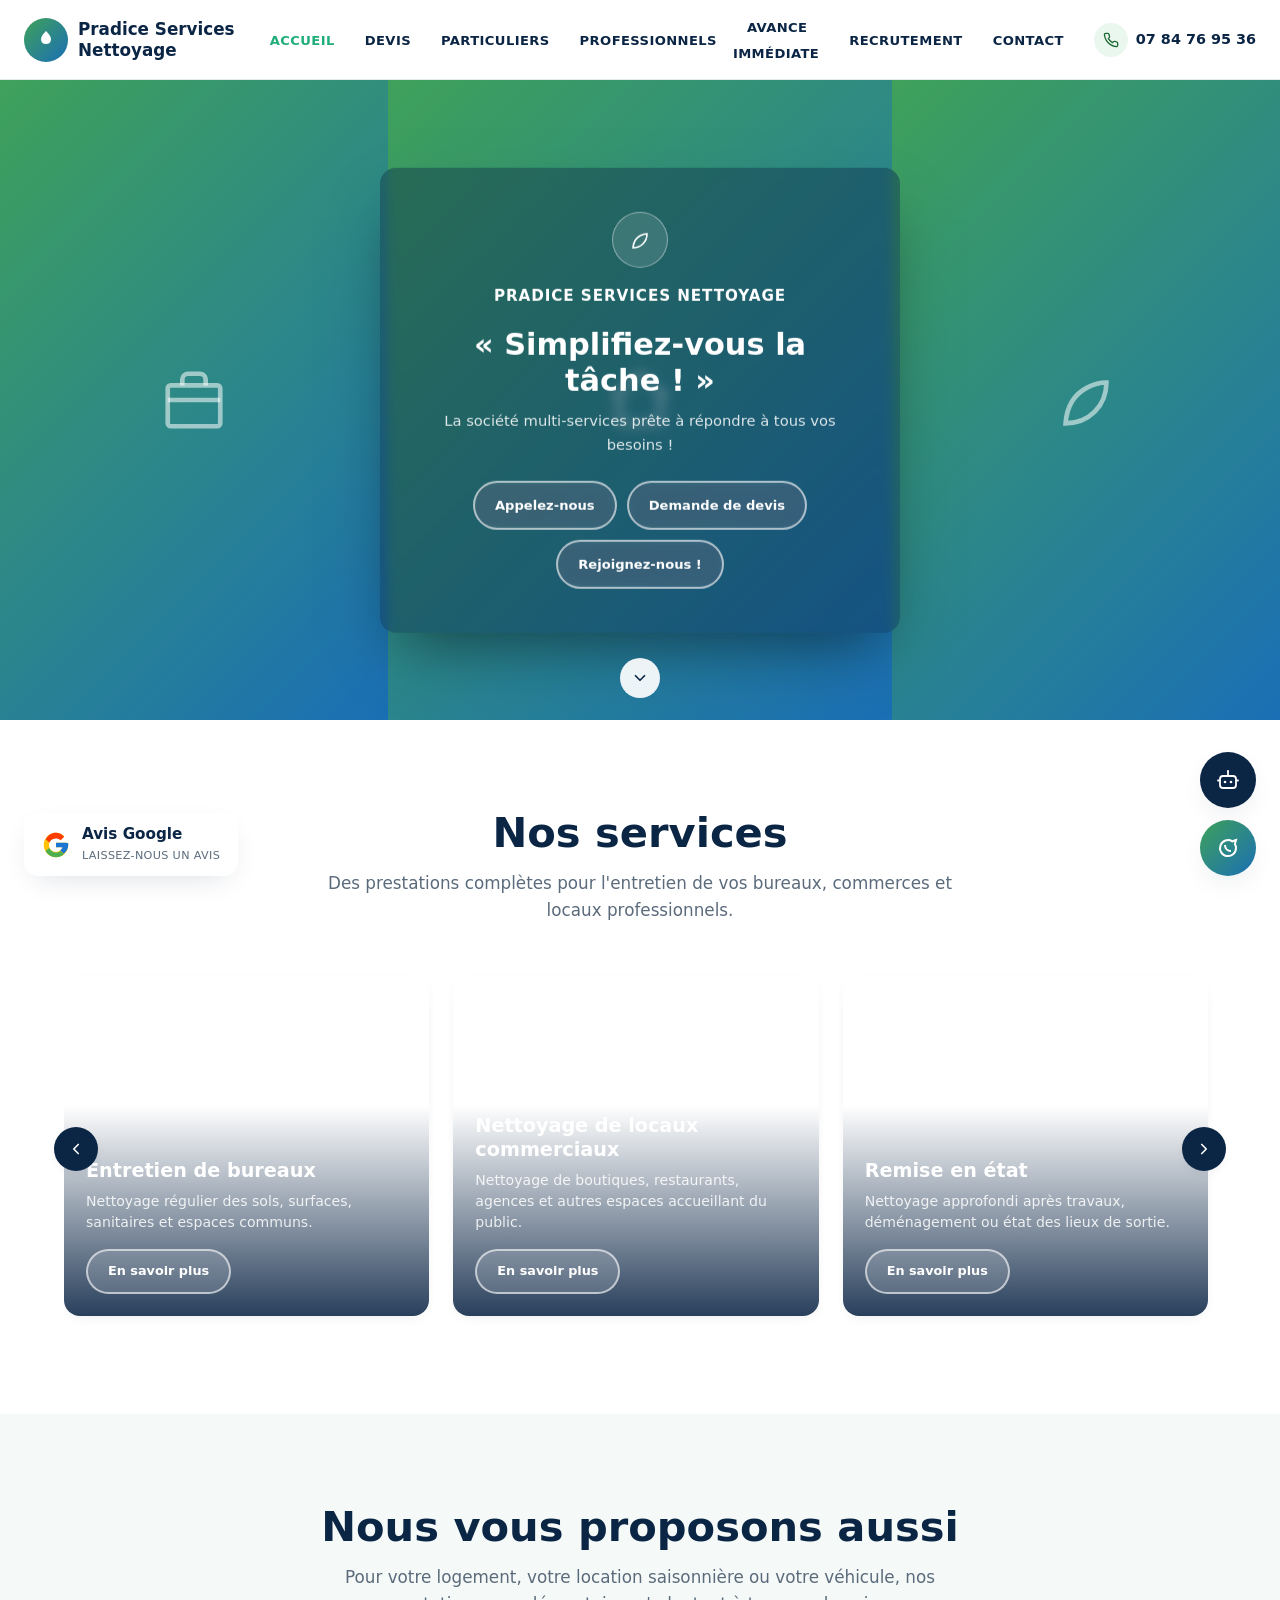
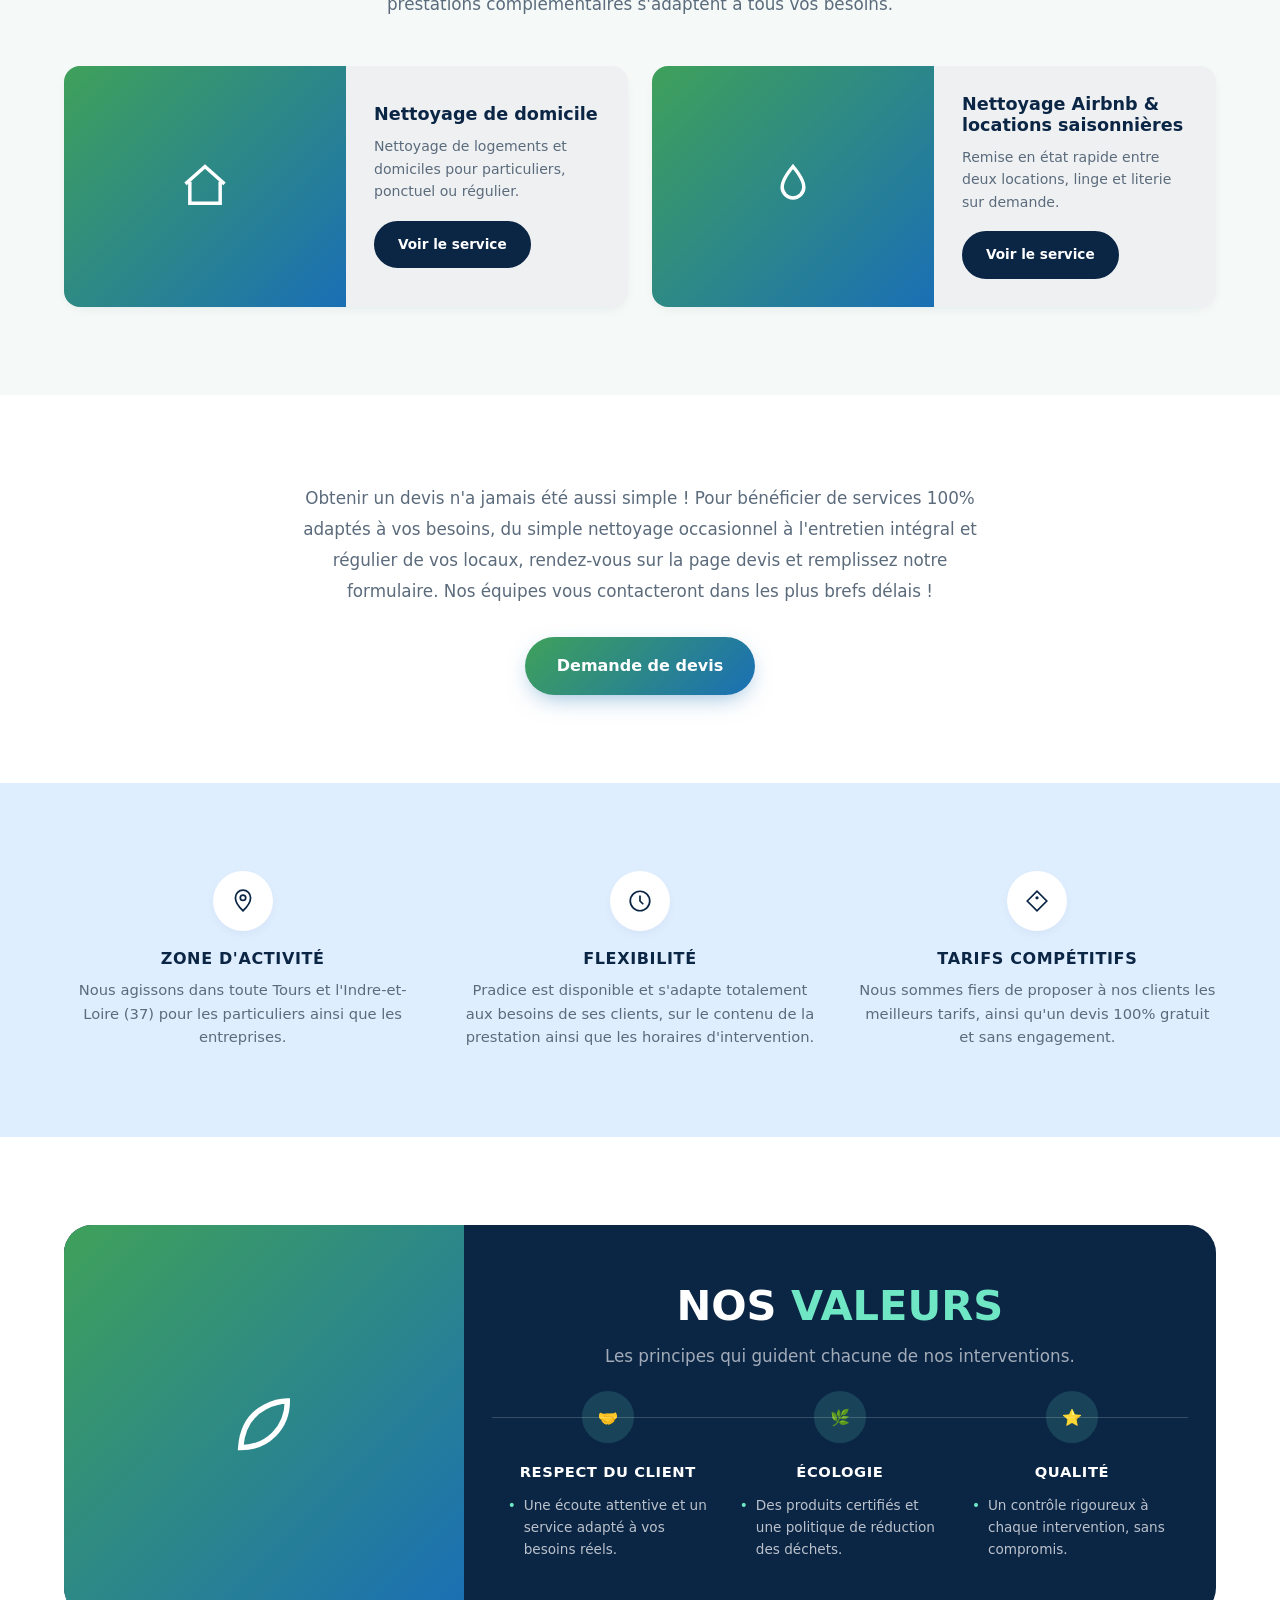
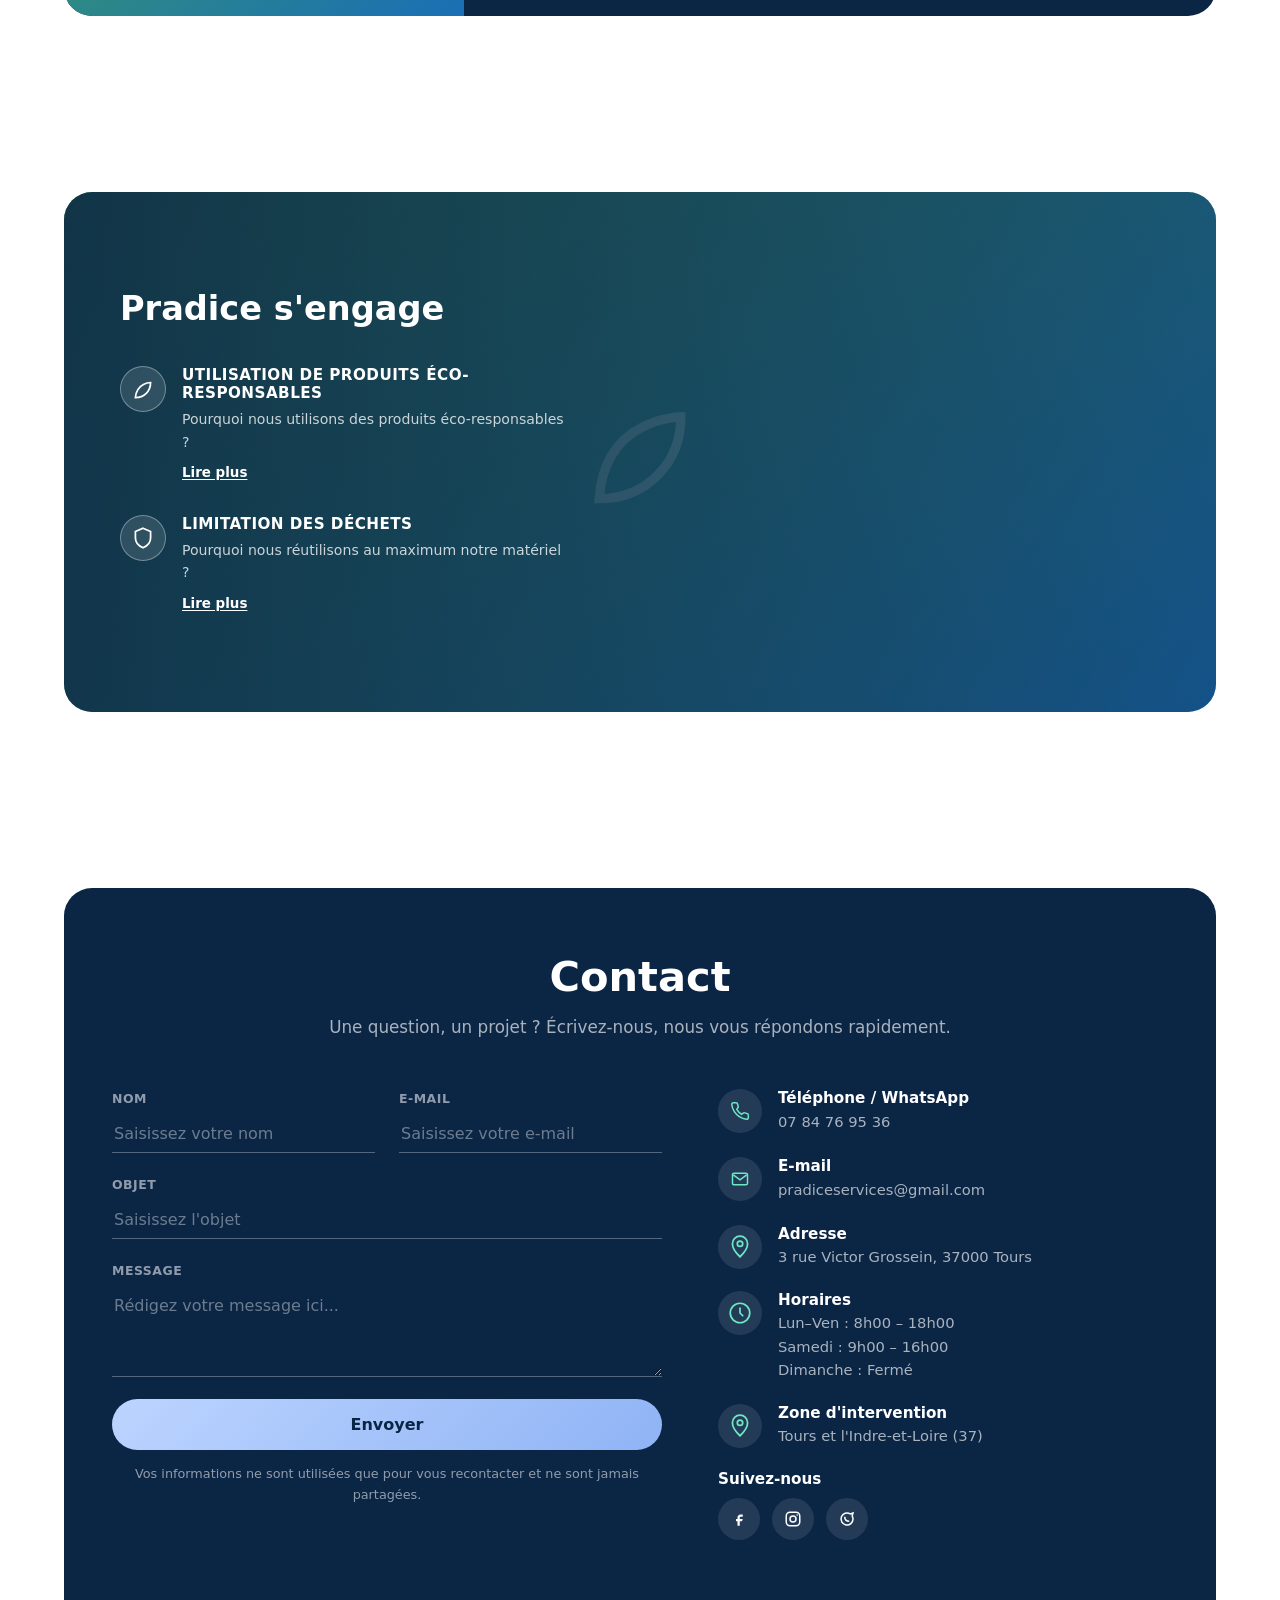
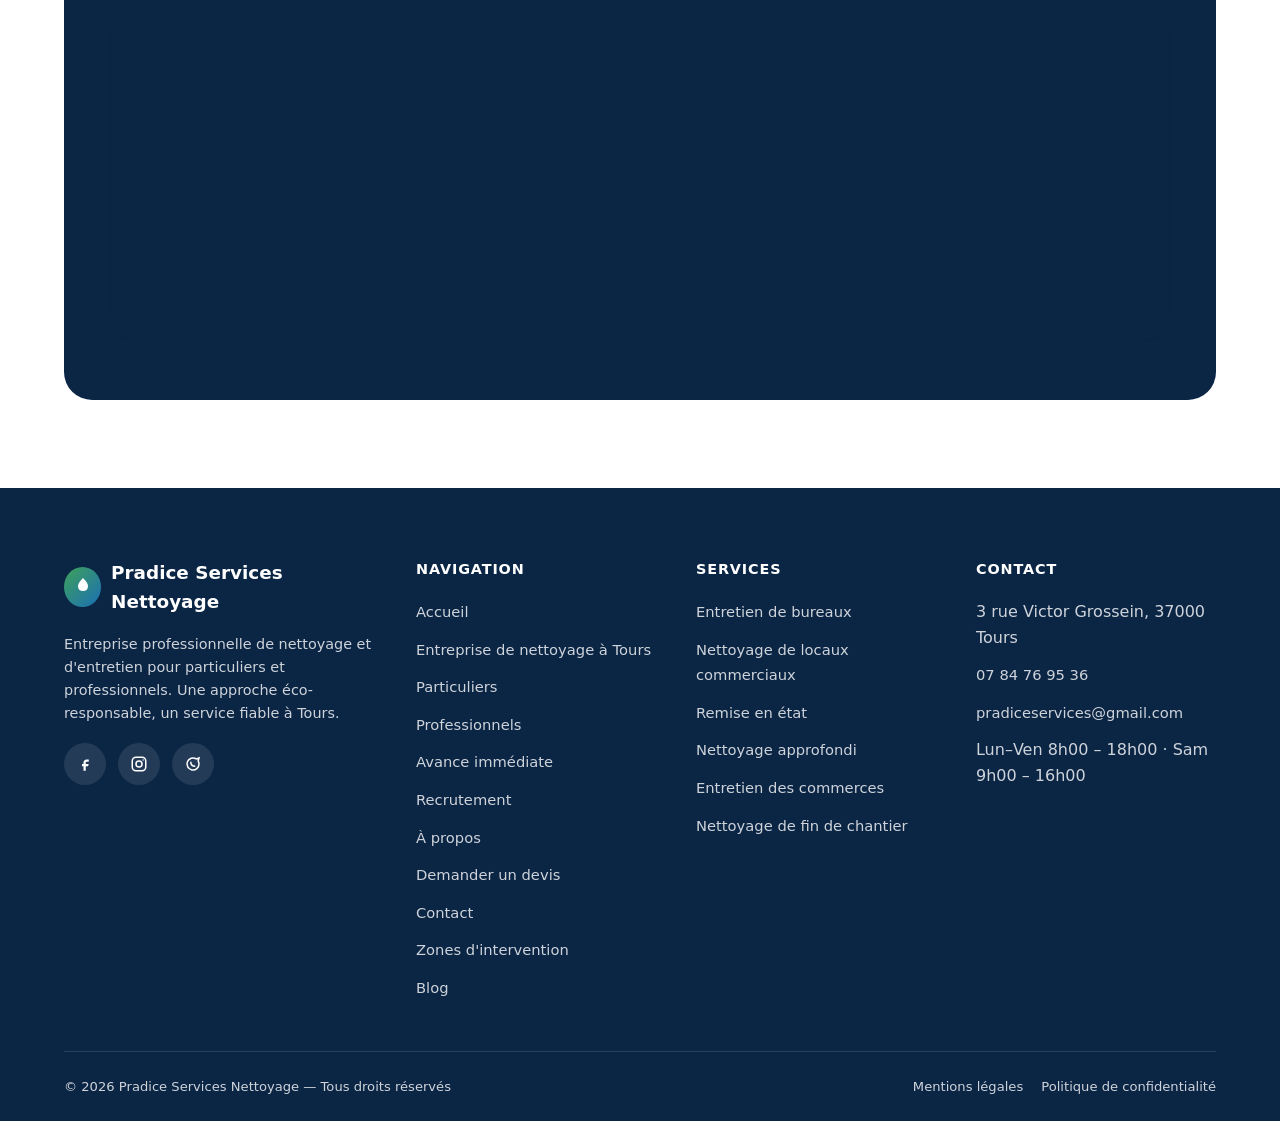
<file: index.html>
<!doctype html>
<html lang="fr">
<head>
<!-- author : Bouaichi Chakib , email : bouaichichakib8@gmail.com -->
<meta charset="UTF-8">
<meta name="viewport" content="width=device-width, initial-scale=1.0">

<!-- ============ SÉCURITÉ ============ -->
<meta http-equiv="Content-Security-Policy" content="default-src 'self'; script-src 'self' 'unsafe-inline'; style-src 'self' 'unsafe-inline'; img-src 'self' data: https:; connect-src 'self' https://*.supabase.co; frame-src https://www.google.com; font-src 'self' data:; object-src 'none'; base-uri 'self'; form-action 'self';">
<meta name="referrer" content="strict-origin-when-cross-origin">
<meta name="robots" content="index, follow">
<link rel="preconnect" href="https://dwoniijdxmgeyxaxlamk.supabase.co">

<!-- ============ FAVICON — remplacée automatiquement par le logo si un logo est configuré dans l'admin ============ -->
<link rel="icon" id="faviconLink" href="favicon.svg" type="image/svg+xml">
<link rel="icon" id="faviconLinkPng" href="favicon-32.png" sizes="32x32" type="image/png">
<link rel="apple-touch-icon" id="appleTouchIcon" href="apple-touch-icon.png">

<!-- ============ SEO ============ -->
<title id="pageTitle">Pradice Services Nettoyage | Nettoyage professionnel &amp; éco-responsable à Tours (37)</title>
<meta name="description" id="metaDescription" content="Pradice Services Nettoyage : entretien de bureaux, locaux commerciaux, remise en état, nettoyage approfondi. Particuliers &amp; professionnels à Tours et en Indre-et-Loire. Devis gratuit.">
<link rel="canonical" id="canonicalLink" href="">
<meta property="og:type" content="website">
<meta property="og:locale" content="fr_FR">
<meta property="og:site_name" id="ogSiteName" content="Pradice Services Nettoyage">
<meta property="og:title" id="ogTitle" content="Pradice Services Nettoyage | Nettoyage professionnel & éco-responsable à Tours (37)">
<meta property="og:description" id="ogDescription" content="Pradice Services Nettoyage : entretien de bureaux, locaux commerciaux, remise en état, nettoyage approfondi. Particuliers & professionnels à Tours et en Indre-et-Loire. Devis gratuit.">
<meta property="og:url" id="ogUrl" content="">
<meta property="og:image" id="ogImage" content="">
<meta name="twitter:card" content="summary_large_image">
<meta name="twitter:title" id="twitterTitle" content="Pradice Services Nettoyage">
<meta name="twitter:description" id="twitterDescription" content="Pradice Services Nettoyage : entretien de bureaux, locaux commerciaux, remise en état, nettoyage approfondi.">
<style>
/* ============ RESET & BASE ============ */
*,*::before,*::after{box-sizing:border-box;margin:0;padding:0}
:root{
  --green-1:#1f6b34;
  --green-2:#3fa15a;
  --green-3:#e9f7ef;
  --blue-1:#0d3b66;
  --blue-2:#1a6fb5;
  --blue-3:#eaf5fc;
  --navy:#0b2545;
  --mint:#6fe7c4;
  --mint-dark:#1fae7a;
  --mint-dim:rgba(111,231,196,.15);
  --lightblue-bg:#dfeeff;
  --text:#233142;
  --text-light:#5b6b7c;
  --bg:#ffffff;
  --bg-alt:#f5faf8;
  --border:#e3ecea;
  --white:#ffffff;
  --shadow:0 10px 30px -12px rgba(11,37,69,.18);
  --shadow-sm:0 4px 14px -6px rgba(11,37,69,.12);
  --radius:16px;
  --radius-sm:10px;
  --grad-brand:linear-gradient(135deg,var(--green-2),var(--blue-2));
  --ff:'Segoe UI',system-ui,-apple-system,'Helvetica Neue',Arial,sans-serif;
}
html{scroll-behavior:smooth;overflow-x:hidden}
body{
  font-family:var(--ff);
  color:var(--text);
  background:var(--bg);
  line-height:1.6;
  overflow-x:hidden;
  width:100%;
}
img,svg{max-width:100%;display:block}
a{color:inherit;text-decoration:none}
ul{list-style:none}
button{font-family:inherit;cursor:pointer;border:none;background:none}
input,textarea,select{font-family:inherit;font-size:1rem}
.container{max-width:1200px;margin:0 auto;padding:0 24px}
.hidden{display:none!important}
.hp-field{position:absolute;left:-9999px;width:1px;height:1px;overflow:hidden}
h1,h2,h3,h4{color:var(--navy);line-height:1.2;font-weight:800}
.eyebrow{
  display:inline-block;font-size:.8rem;font-weight:700;letter-spacing:.08em;
  text-transform:uppercase;color:var(--green-1);background:var(--green-3);
  padding:6px 14px;border-radius:999px;margin-bottom:16px;
}
.section-title{font-size:clamp(1.8rem,3.5vw,2.6rem);text-align:center;margin-bottom:12px}
.section-sub{text-align:center;color:var(--text-light);max-width:640px;margin:0 auto 48px;font-size:1.05rem}
.section{padding:88px 0}
.section-alt{background:var(--bg-alt)}
.btn{
  display:inline-flex;align-items:center;justify-content:center;gap:8px;
  padding:16px 32px;border-radius:999px;font-weight:700;font-size:1rem;
  transition:transform .25s ease,box-shadow .25s ease,background .25s ease;
  white-space:nowrap;
}
.btn-primary{background:var(--grad-brand);color:#fff;box-shadow:0 8px 24px -8px rgba(26,111,181,.55)}
.btn-primary:hover{transform:translateY(-3px);box-shadow:0 14px 30px -8px rgba(26,111,181,.6)}
.btn-secondary{background:#fff;color:var(--navy);border:2px solid var(--border)}
.btn-secondary:hover{border-color:var(--green-2);transform:translateY(-3px)}
.btn-light{background:rgba(255,255,255,.15);color:#fff;border:2px solid rgba(255,255,255,.6);backdrop-filter:blur(4px)}
.btn-light:hover{background:#fff;color:var(--navy)}
.btn-dark{background:var(--navy);color:#fff;border:2px solid var(--navy)}
.btn-dark:hover{background:var(--blue-2);border-color:var(--blue-2);transform:translateY(-3px)}
.btn-block{width:100%}
.reveal{opacity:0;transform:translateY(28px);transition:opacity .7s ease,transform .7s ease}
.reveal.in{opacity:1;transform:translateY(0)}

/* ============ HEADER ============ */
.site-header{
  position:sticky;top:0;z-index:100;background:rgba(255,255,255,.92);
  backdrop-filter:blur(10px);border-bottom:1px solid var(--border);
}
.header-inner{display:flex;align-items:center;justify-content:space-between;gap:16px;padding:14px 24px;max-width:1440px;margin:0 auto}
.brand{display:flex;align-items:center;gap:10px;font-weight:800;font-size:1.05rem;line-height:1.2;color:var(--navy);min-width:0;flex-shrink:1;max-width:220px}
.brand .logo-mark{width:44px;height:44px;border-radius:50%;background:var(--grad-brand);display:flex;align-items:center;justify-content:center;color:#fff;flex-shrink:0}
.brand small{display:none}
nav.main-nav{display:flex;align-items:center;gap:6px}
nav.main-nav>ul{display:flex;align-items:center;gap:2px}
nav.main-nav a.nav-link{padding:10px 14px;border-radius:8px;font-weight:700;color:var(--navy);font-size:.82rem;letter-spacing:.03em;text-transform:uppercase;transition:.2s}
nav.main-nav a.nav-link:hover{color:var(--mint-dark)}
nav.main-nav a.nav-link.active{color:var(--mint-dark)}
.dropdown-group-title{font-size:.72rem;text-transform:uppercase;letter-spacing:.06em;color:var(--text-light);padding:8px 12px 4px}
.header-actions{display:flex;align-items:center;gap:10px}
.call-chip{display:flex;align-items:center;gap:8px;font-weight:700;color:var(--navy);font-size:.9rem;white-space:nowrap;flex-shrink:0}
.call-chip .ic{width:34px;height:34px;border-radius:50%;background:var(--green-3);display:flex;align-items:center;justify-content:center;color:var(--green-1)}
.hamburger{display:none;flex-direction:column;gap:5px;padding:8px;z-index:200}
.hamburger span{width:26px;height:2.5px;background:var(--navy);border-radius:2px;transition:.3s}
.hamburger.open span:nth-child(1){transform:translateY(7.5px) rotate(45deg)}
.hamburger.open span:nth-child(2){opacity:0}
.hamburger.open span:nth-child(3){transform:translateY(-7.5px) rotate(-45deg)}

/* ============ HERO ============ */
.hero{
  position:relative;min-height:88vh;display:flex;align-items:center;color:#fff;
  background:
    linear-gradient(120deg,rgba(11,37,69,.88),rgba(31,107,52,.78)),
    radial-gradient(circle at 80% 20%,rgba(63,161,90,.5),transparent 60%),
    linear-gradient(135deg,var(--blue-1),var(--green-1));
  overflow:hidden;
}
.hero::before,.hero::after{
  content:"";position:absolute;border-radius:50%;filter:blur(2px);opacity:.25;
}
.hero::before{width:420px;height:420px;background:radial-gradient(circle,#fff,transparent 70%);top:-140px;right:-100px}
.hero::after{width:300px;height:300px;background:radial-gradient(circle,#8fd6ff,transparent 70%);bottom:-100px;left:-60px}
.hero-inner{position:relative;z-index:2;padding:120px 24px 80px;max-width:1200px;margin:0 auto;width:100%}
.hero-inner .eyebrow{background:rgba(255,255,255,.15);color:#fff}
.hero h1{font-size:clamp(2.3rem,5.2vw,3.8rem);color:#fff;max-width:820px;margin-bottom:20px}
.hero h1 span{background:linear-gradient(90deg,#a9f0c4,#bfe3ff);-webkit-background-clip:text;background-clip:text;color:transparent}
.hero p.lead{font-size:1.2rem;max-width:600px;color:rgba(255,255,255,.92);margin-bottom:36px}
.hero-cta{display:flex;gap:16px;flex-wrap:wrap;margin-bottom:56px}
.hero-stats{display:flex;gap:40px;flex-wrap:wrap}
.hero-stats div strong{display:block;font-size:1.7rem;color:#fff}
.hero-stats div span{font-size:.85rem;color:rgba(255,255,255,.75)}

/* ============ HERO TRIPTYCH ============ */
.hero-triptych{position:relative;display:grid;grid-template-columns:1fr 1.3fr 1fr;min-height:640px;overflow:hidden}
.htp-panel{position:relative;overflow:hidden;background:var(--grad-brand)}
.htp-panel img{width:100%;height:100%;object-fit:cover;position:absolute;inset:0}
.htp-panel .icon-wrap{position:absolute;inset:0;display:flex;align-items:center;justify-content:center;color:rgba(255,255,255,.55)}
.hero-card{position:absolute;top:50%;left:50%;transform:translate(-50%,-50%);z-index:3;background:rgba(11,37,69,var(--hero-card-alpha,.4));backdrop-filter:blur(6px);color:#fff;padding:44px 48px;border-radius:var(--radius);text-align:center;max-width:520px;width:calc(100% - 32px);box-shadow:0 30px 60px -20px rgba(0,0,0,.5)}
.hero-card .logo-mark{width:56px;height:56px;border-radius:50%;background:rgba(255,255,255,.12);border:1.5px solid rgba(255,255,255,.4);display:flex;align-items:center;justify-content:center;margin:0 auto 16px;color:#fff}
.hero-card .brand-line{font-weight:800;letter-spacing:.06em;text-transform:uppercase;font-size:.95rem;margin-bottom:18px}
.hero-card h1{color:#fff;font-size:clamp(1.4rem,3vw,1.9rem);margin-bottom:10px}
.hero-card p{color:rgba(255,255,255,.85);font-size:.92rem;margin-bottom:24px}
.hero-card-actions{display:flex;gap:10px;flex-wrap:wrap;justify-content:center}
.hero-card-actions .btn{padding:12px 20px;font-size:.82rem}
.hero-scroll-btn{position:absolute;bottom:22px;left:50%;transform:translateX(-50%);width:40px;height:40px;border-radius:50%;background:rgba(255,255,255,.92);color:var(--navy);display:flex;align-items:center;justify-content:center;z-index:3;animation:htp-bounce 2s infinite}
@keyframes htp-bounce{0%,100%{transform:translate(-50%,0)}50%{transform:translate(-50%,7px)}}

/* ============ GOOGLE REVIEW BADGE ============ */
.google-badge{position:fixed;bottom:24px;left:24px;background:#fff;border-radius:14px;box-shadow:var(--shadow);padding:12px 18px;display:flex;align-items:center;gap:12px;z-index:240;transition:transform .2s ease}
.google-badge:hover{transform:translateY(-3px)}
.google-badge .g-icon{flex-shrink:0}
.google-badge .g-text{line-height:1.25}
.google-badge .g-rating-row{display:flex;align-items:center;gap:6px}
.google-badge .g-rating{font-weight:800;color:var(--navy);font-size:.95rem}
.google-badge .g-stars{color:#f5a623;font-size:.72rem;letter-spacing:1px}
.google-badge .g-count{font-size:.7rem;color:var(--text-light);text-transform:uppercase;letter-spacing:.03em}

/* ============ SERVICES CAROUSEL / CARDS ============ */
.svc-carousel{position:relative}
.svc-track{display:flex;gap:24px;overflow-x:auto;scroll-snap-type:x mandatory;scrollbar-width:none;padding:4px 4px 10px}
.svc-track::-webkit-scrollbar{display:none}
.svc-card{position:relative;min-height:340px;border-radius:var(--radius);overflow:hidden;box-shadow:var(--shadow-sm);transition:transform .3s ease;display:flex;flex-direction:column;justify-content:flex-end}
.svc-card:hover{transform:translateY(-6px)}
.svc-card img,.svc-card .icon-wrap{width:100%;height:100%;object-fit:cover;position:absolute;inset:0}
.svc-card .icon-wrap{display:flex;align-items:center;justify-content:center;color:rgba(255,255,255,.6)}
.svc-card::after{content:"";position:absolute;inset:0;background:linear-gradient(180deg,rgba(11,37,69,0) 38%,rgba(11,37,69,.88));z-index:1}
.svc-card-body{position:relative;z-index:2;padding:22px;color:#fff}
.svc-card-body h3{color:#fff;font-size:1.2rem;margin-bottom:8px;line-height:1.25}
.svc-card-body p{color:rgba(255,255,255,.85);font-size:.88rem;margin-bottom:16px;line-height:1.5}
.svc-card-body .btn{padding:10px 20px;font-size:.8rem}
.svc-track .svc-card{flex:0 0 calc(33.333% - 16px);scroll-snap-align:start;min-width:250px}
.svc-arrow{position:absolute;top:50%;transform:translateY(-50%);width:44px;height:44px;border-radius:50%;background:var(--navy);color:#fff;display:flex;align-items:center;justify-content:center;z-index:5;box-shadow:var(--shadow-sm);transition:.2s}
.svc-arrow:hover{background:var(--green-1)}
.svc-arrow.prev{left:-10px}
.svc-arrow.next{right:-10px}

/* ============ JOBS ============ */
.jobs-grid{display:grid;grid-template-columns:repeat(auto-fit,minmax(300px,1fr));gap:24px}
.job-card{background:var(--bg-alt);border-radius:var(--radius);padding:26px;display:flex;flex-direction:column;gap:10px}
.job-card-top{display:flex;justify-content:space-between;align-items:flex-start;gap:10px}
.job-card h3{font-size:1.1rem}
.job-tag{background:var(--green-3);color:var(--green-1);font-size:.72rem;font-weight:800;padding:4px 12px;border-radius:999px;text-transform:uppercase;white-space:nowrap;flex-shrink:0}
.job-loc{color:var(--text-light);font-size:.85rem;display:flex;align-items:center;gap:6px}
.job-card p{color:var(--text-light);font-size:.9rem}
.job-card .check-list{gap:8px;margin:4px 0}
.job-card .check-list li{font-size:.85rem}
.job-card .btn{margin-top:auto;align-self:flex-start}

/* ============ PROPOSONS AUSSI — fond flottant ============ */
.proposons-section{position:relative;overflow:hidden}
.proposons-section>.container{position:relative;z-index:1}
.proposons-bg{position:absolute;inset:-60px;z-index:0;opacity:.16;pointer-events:none;animation:proposons-float 16s ease-in-out infinite}
.proposons-bg img{width:100%;height:100%;object-fit:cover}
@keyframes proposons-float{0%,100%{transform:translate(0,0) scale(1)}50%{transform:translate(0,-22px) scale(1.05)}}

/* ============ PROMOTIONS ============ */
.promo-grid{display:grid;grid-template-columns:repeat(auto-fit,minmax(280px,1fr));gap:24px}
.promo-card{position:relative;border-radius:var(--radius);overflow:hidden;background:var(--grad-brand);color:#fff;min-height:240px;display:flex;flex-direction:column;justify-content:flex-end;align-items:flex-start;padding:26px;box-shadow:var(--shadow-sm);transition:transform .3s ease}
.promo-card:hover{transform:translateY(-6px)}
.promo-card img{position:absolute;inset:0;width:100%;height:100%;object-fit:cover;z-index:0}
.promo-card::after{content:"";position:absolute;inset:0;background:linear-gradient(180deg,rgba(11,37,69,.1) 20%,rgba(11,37,69,.88));z-index:0}
.promo-card>*{position:relative;z-index:1}
.promo-badge{background:var(--mint);color:var(--navy);font-weight:800;font-size:.72rem;text-transform:uppercase;letter-spacing:.04em;padding:5px 14px;border-radius:999px;margin-bottom:14px}
.promo-card h3{color:#fff;font-size:1.2rem;margin-bottom:8px}
.promo-card p{color:rgba(255,255,255,.85);font-size:.9rem;margin-bottom:8px}
.promo-card .promo-until{font-size:.78rem;color:rgba(255,255,255,.65);margin-bottom:16px}
.promo-card .btn{padding:10px 22px;font-size:.82rem}

/* ============ CTA PLAIN ============ */
.cta-plain{text-align:center;max-width:700px;margin:0 auto}
.cta-plain p{color:var(--text-light);font-size:1.05rem;line-height:1.85;margin-bottom:30px}
.cta-plain .btn{margin:0 auto}

/* ============ VALUES V2 ============ */
.values-v2{background:var(--navy);border-radius:28px;overflow:hidden;display:grid;grid-template-columns:.85fr 1.6fr}
.values-v2-media{position:relative;min-height:360px}
.values-v2-media img{width:100%;height:100%;object-fit:cover;position:absolute;inset:0}
.values-v2-media .icon-wrap{position:absolute;inset:0;display:flex;align-items:center;justify-content:center;color:#fff;background:var(--grad-brand)}
.values-v2-panel{padding:56px 44px}
.values-v2-panel .section-title{color:#fff}
.values-v2-panel .section-title .accent{color:var(--mint)}
.values-v2-panel .section-sub{color:rgba(255,255,255,.62);margin-bottom:48px}
.values-v2-cols{display:grid;grid-template-columns:repeat(3,1fr);gap:32px}
.values-v2-col{text-align:center;position:relative;padding-top:16px}
.values-v2-col::before{content:"";position:absolute;top:0;left:-16px;right:-16px;height:1px;background:rgba(255,255,255,.18)}
.values-v2-icon{width:60px;height:60px;border-radius:50%;background:var(--mint-dim);color:var(--mint);display:flex;align-items:center;justify-content:center;margin:-46px auto 16px;border:4px solid var(--navy)}
.values-v2-col h4{color:#fff;font-size:.92rem;text-transform:uppercase;letter-spacing:.04em;margin-bottom:14px}
.values-v2-col ul{text-align:left;display:grid;gap:8px}
.values-v2-col li{color:rgba(255,255,255,.72);font-size:.85rem;display:flex;gap:8px}
.values-v2-col li::before{content:"•";color:var(--mint);flex-shrink:0}

/* ============ ENGAGE V2 (photo bg) ============ */
.engage-v2{position:relative;border-radius:28px;overflow:hidden;min-height:520px;display:flex;align-items:center;color:#fff}
.engage-v2-bg{position:absolute;inset:0}
.engage-v2-bg img{width:100%;height:100%;object-fit:cover;position:absolute;inset:0}
.engage-v2-bg .icon-wrap{position:absolute;inset:0;display:flex;align-items:center;justify-content:center;color:rgba(255,255,255,.3);background:var(--grad-brand)}
.engage-v2-bg::after{content:"";position:absolute;inset:0;background:linear-gradient(100deg,rgba(11,37,69,.88),rgba(11,37,69,.4))}
.engage-v2-content{position:relative;z-index:2;padding:64px 56px;max-width:560px}
.engage-v2-content h2{color:#fff;margin-bottom:36px;font-size:clamp(1.6rem,3vw,2.1rem)}
.engage-item-v2{display:flex;gap:16px;margin-bottom:30px}
.engage-item-v2:last-child{margin-bottom:0}
.engage-item-v2 .ic{width:46px;height:46px;border-radius:50%;background:rgba(255,255,255,.12);border:1.5px solid rgba(255,255,255,.35);display:flex;align-items:center;justify-content:center;flex-shrink:0}
.engage-item-v2 h3{color:#fff;font-size:.95rem;text-transform:uppercase;letter-spacing:.03em;margin-bottom:6px}
.engage-item-v2 p{color:rgba(255,255,255,.78);font-size:.88rem;margin-bottom:6px}
.engage-item-v2 a.read-more{color:#fff;font-weight:700;font-size:.84rem;text-decoration:underline;text-underline-offset:2px}

/* ============ INTRO ============ */
.intro-grid{display:grid;grid-template-columns:1fr 1fr;gap:60px;align-items:center}
.intro-visual{
  aspect-ratio:4/3;border-radius:var(--radius);background:var(--grad-brand);
  display:flex;align-items:center;justify-content:center;color:#fff;position:relative;overflow:hidden;box-shadow:var(--shadow);
}
.intro-visual .badge-float{
  position:absolute;bottom:20px;left:20px;background:#fff;color:var(--navy);
  border-radius:var(--radius-sm);padding:14px 18px;box-shadow:var(--shadow-sm);
  display:flex;align-items:center;gap:12px;font-weight:700;font-size:.9rem;
}
.intro-text p{color:var(--text-light);margin-bottom:16px;font-size:1.05rem}
.intro-list{margin-top:24px;display:grid;gap:14px}
.intro-list li{display:flex;gap:12px;align-items:flex-start;font-weight:600;color:var(--navy)}
.intro-list li .ic{width:26px;height:26px;border-radius:50%;background:var(--green-3);color:var(--green-1);display:flex;align-items:center;justify-content:center;flex-shrink:0;margin-top:2px}

/* ============ SERVICE CARDS ============ */
.services-grid{display:grid;grid-template-columns:repeat(3,1fr);gap:28px}
/* ============ COMPLEMENTARY (split image/texte) ============ */
.comp-grid{display:grid;grid-template-columns:repeat(2,1fr);gap:24px}
.comp-card{
  display:grid;grid-template-columns:1fr 1fr;background:#eef0f2;border-radius:var(--radius);overflow:hidden;
  transition:.3s;box-shadow:var(--shadow-sm);
}
.comp-card:hover{transform:translateY(-6px);box-shadow:var(--shadow)}
.comp-media{position:relative;min-height:220px;background:var(--grad-brand);overflow:hidden}
.comp-media img{width:100%;height:100%;object-fit:cover;position:absolute;inset:0;transition:transform .4s ease}
.comp-card:hover .comp-media img{transform:scale(1.06)}
.comp-media .icon-wrap{position:absolute;inset:0;display:flex;align-items:center;justify-content:center;color:#fff}
.comp-body{padding:28px;display:flex;flex-direction:column;justify-content:center;gap:10px}
.comp-body h4{font-size:1.1rem}
.comp-body p{color:var(--text-light);font-size:.88rem}
.comp-body .btn{width:fit-content;margin-top:8px;padding:11px 22px;font-size:.85rem}

/* ============ CTA DEVIS ============ */
.cta-devis{
  background:linear-gradient(120deg,var(--blue-1),var(--green-1));
  border-radius:28px;color:#fff;padding:64px 48px;display:flex;align-items:center;
  justify-content:space-between;gap:40px;flex-wrap:wrap;position:relative;overflow:hidden;
}
.cta-devis::before{content:"";position:absolute;width:320px;height:320px;background:radial-gradient(circle,rgba(255,255,255,.18),transparent 70%);top:-120px;right:-60px;border-radius:50%}
.cta-devis h2{color:#fff;font-size:clamp(1.6rem,3vw,2.2rem);margin-bottom:12px}
.cta-devis p{color:rgba(255,255,255,.88);max-width:480px}
.cta-devis-content{position:relative;z-index:1;max-width:600px}
.cta-devis-action{position:relative;z-index:1}

/* ============ KEY INFO (zone/flex/tarifs) — bandeau clair épuré ============ */
.section-lightblue{background:var(--lightblue-bg)}
.key-grid{display:grid;grid-template-columns:repeat(3,1fr);gap:40px}
.key-col{text-align:center}
.key-icon{width:60px;height:60px;border-radius:50%;background:#fff;color:var(--navy);display:flex;align-items:center;justify-content:center;margin:0 auto 18px;box-shadow:var(--shadow-sm)}
.key-col h3{font-size:1rem;text-transform:uppercase;letter-spacing:.04em;margin-bottom:10px}
.key-col p{color:var(--text-light);font-size:.92rem}

/* ============ VALUES — section marine + image flottante ============ */
.values-section{background:var(--navy);border-radius:28px;overflow:visible;padding:0 40px 64px;position:relative}
.values-layout{display:grid;grid-template-columns:.85fr 1.15fr;gap:48px;align-items:start}
.values-float-media{
  margin-top:-64px;border-radius:var(--radius);overflow:hidden;box-shadow:0 30px 50px -16px rgba(0,0,0,.5);
  aspect-ratio:3/4;position:relative;z-index:2;background:var(--grad-brand);
}
.values-float-media img{width:100%;height:100%;object-fit:cover;position:absolute;inset:0}
.values-float-media .placeholder-ic{position:absolute;inset:0;display:flex;align-items:center;justify-content:center;color:#fff}
.values-content{padding-top:64px}
.values-content .section-title{color:#fff;text-align:left}
.values-content .accent{color:var(--mint)}
.values-content .section-sub{text-align:left;margin:0 0 32px;color:rgba(255,255,255,.65)}
.values-cols{display:grid;grid-template-columns:repeat(auto-fit,minmax(150px,1fr));gap:28px}
.values-col .vicon{width:56px;height:56px;border-radius:50%;background:var(--mint-dim);color:var(--mint);display:flex;align-items:center;justify-content:center;margin-bottom:14px}
.values-col h4{color:#fff;font-size:.92rem;margin-bottom:8px;text-transform:uppercase;letter-spacing:.03em}
.values-col p{font-size:.85rem;color:rgba(255,255,255,.68)}

/* ============ CONTACT — fond marine, champs soulignés ============ */
.contact-navy{background:var(--navy);border-radius:28px;padding:64px 48px;color:#fff}
.contact-navy .section-title{color:#fff}
.contact-navy .section-sub{color:rgba(255,255,255,.65)}
.contact-grid{display:grid;grid-template-columns:1.1fr .9fr;gap:56px;align-items:start}
.form-row{display:grid;grid-template-columns:1fr 1fr;gap:24px;margin-bottom:22px}
.field{display:flex;flex-direction:column;gap:6px}
.field.full{grid-column:1/-1}
.field label{font-weight:700;font-size:.78rem;color:var(--text-light);text-transform:uppercase;letter-spacing:.04em}
.field input,.field textarea,.field select{
  padding:9px 2px;border:none;border-bottom:1.5px solid var(--border);border-radius:0;
  transition:.2s;background:transparent;color:var(--text);
}
.field input::placeholder,.field textarea::placeholder{color:#9aa7b4}
.field input:focus,.field textarea:focus,.field select:focus{outline:none;border-bottom-color:var(--green-2)}
.field textarea{resize:vertical;min-height:90px}
.contact-navy .field label{color:rgba(255,255,255,.55)}
.contact-navy .field input,.contact-navy .field textarea,.contact-navy .field select{border-bottom-color:rgba(255,255,255,.3);color:#fff}
.contact-navy .field input::placeholder,.contact-navy .field textarea::placeholder{color:rgba(255,255,255,.4)}
.contact-navy .field input:focus,.contact-navy .field textarea:focus,.contact-navy .field select:focus{border-bottom-color:var(--mint)}
.form-note{font-size:.8rem;color:rgba(255,255,255,.55);margin-top:14px;text-align:center}
.form-success{display:none;background:rgba(111,231,196,.15);color:var(--mint);padding:16px;border-radius:12px;font-weight:700;text-align:center;margin-top:16px}
.form-success.show{display:block}
.btn-mint{background:linear-gradient(135deg,#bcd4ff,#8fb3f5);color:var(--navy)}
.btn-mint:hover{filter:brightness(1.05);transform:translateY(-3px)}
.contact-info-card{display:flex;flex-direction:column;gap:22px}
.info-row{display:flex;gap:16px;align-items:flex-start}
.info-row .ic{width:44px;height:44px;border-radius:50%;background:rgba(255,255,255,.1);color:var(--mint);display:flex;align-items:center;justify-content:center;flex-shrink:0}
.info-row h4{color:#fff;font-size:.95rem;margin-bottom:2px}
.info-row p,.info-row a{color:rgba(255,255,255,.65);font-size:.92rem}
.info-row a:hover{color:var(--mint)}
.social-row{display:flex;gap:12px;margin-top:6px}
.social-row a{width:42px;height:42px;border-radius:50%;background:rgba(255,255,255,.1);display:flex;align-items:center;justify-content:center;color:#fff;transition:.2s}
.social-row a:hover{background:var(--mint);color:var(--navy);transform:translateY(-3px)}
.map-embed{border-radius:var(--radius);overflow:hidden;margin-top:56px;box-shadow:var(--shadow-sm);filter:grayscale(.2)}
.map-embed iframe{width:100%;height:340px;border:0;display:block}

/* ============ FLOATING CHAT BUBBLE ============ */
.chat-bubble{
  position:fixed;bottom:24px;right:24px;width:56px;height:56px;border-radius:50%;
  background:var(--grad-brand);color:#fff;display:flex;align-items:center;justify-content:center;
  box-shadow:var(--shadow);z-index:250;transition:transform .2s ease;
}
.chat-bubble:hover{transform:scale(1.08)}
.ai-bubble{bottom:92px;background:var(--navy);border:none;cursor:pointer}

/* ============ ASSISTANT VIRTUEL ============ */
.ai-chat-panel{
  position:fixed;bottom:158px;right:24px;width:340px;max-width:calc(100vw - 32px);
  max-height:min(480px,calc(100vh - 190px));background:#fff;border-radius:var(--radius);box-shadow:var(--shadow);
  z-index:260;display:flex;flex-direction:column;overflow:hidden;
  opacity:0;visibility:hidden;transform:translateY(16px);transition:opacity .2s ease,transform .2s ease,visibility .2s;
}
.ai-chat-panel.open{opacity:1;visibility:visible;transform:translateY(0)}
.ai-chat-header{background:var(--navy);color:#fff;padding:14px 16px;display:flex;align-items:center;justify-content:space-between;flex-shrink:0}
.ai-chat-header-title{display:flex;align-items:center;gap:10px}
.ai-chat-header-title strong{font-size:.9rem;display:block}
.ai-chat-header-title span{font-size:.72rem;color:rgba(255,255,255,.65)}
.ai-chat-avatar{width:34px;height:34px;border-radius:50%;background:rgba(255,255,255,.15);display:flex;align-items:center;justify-content:center;font-size:1.1rem;flex-shrink:0}
.ai-chat-header button{color:#fff;font-size:1.05rem;opacity:.8;line-height:1}
.ai-chat-header button:hover{opacity:1}
.ai-chat-messages{flex:1;overflow-y:auto;padding:14px;display:flex;flex-direction:column;gap:10px;background:var(--bg-alt);min-height:160px}
.ai-msg{max-width:85%;padding:9px 13px;border-radius:14px;font-size:.85rem;line-height:1.5}
.ai-msg.bot{background:#fff;color:var(--text);align-self:flex-start;border-bottom-left-radius:4px;box-shadow:var(--shadow-sm)}
.ai-msg.user{background:var(--grad-brand);color:#fff;align-self:flex-end;border-bottom-right-radius:4px}
.ai-msg a{color:inherit;text-decoration:underline;text-underline-offset:2px}
.ai-chat-quick{display:flex;flex-wrap:wrap;gap:6px;padding:0 14px 12px;background:var(--bg-alt);flex-shrink:0}
.ai-chat-quick button{background:#fff;border:1px solid var(--border);color:var(--navy);font-size:.76rem;font-weight:600;padding:6px 12px;border-radius:999px;transition:.2s}
.ai-chat-quick button:hover{background:var(--green-3);border-color:var(--green-2)}
.ai-chat-input-row{display:flex;align-items:center;gap:6px;border-top:1px solid var(--border);padding:8px;flex-shrink:0}
.ai-chat-input-row input{flex:1;border:none;padding:8px 10px;font-size:.86rem;background:transparent;min-width:0}
.ai-chat-input-row input:focus{outline:none}
.ai-chat-input-row button{width:36px;height:36px;border-radius:50%;background:var(--grad-brand);color:#fff;display:flex;align-items:center;justify-content:center;flex-shrink:0}

/* ============ FOOTER ============ */
footer.site-footer{background:var(--navy);color:rgba(255,255,255,.8);padding:70px 0 0}
.footer-grid{display:grid;grid-template-columns:1.3fr 1fr 1fr 1fr;gap:40px;padding-bottom:50px;border-bottom:1px solid rgba(255,255,255,.12)}
.footer-brand{display:flex;align-items:center;gap:10px;color:#fff;font-weight:800;font-size:1.15rem;margin-bottom:16px}
.footer-brand .logo-mark{width:40px;height:40px;border-radius:50%;background:var(--grad-brand);display:flex;align-items:center;justify-content:center;color:#fff}
.footer-col h5{color:#fff;font-size:.9rem;text-transform:uppercase;letter-spacing:.06em;margin-bottom:18px}
.footer-col ul{display:flex;flex-direction:column;gap:12px}
.footer-col a{font-size:.92rem;transition:.2s}
.footer-col a:hover{color:#fff}
.footer-bottom{display:flex;justify-content:space-between;align-items:center;padding:24px 0;flex-wrap:wrap;gap:12px;font-size:.82rem}
.footer-bottom .legal-links{display:flex;gap:18px}

/* ============ SERVICE DETAIL VIEW ============ */
.view{display:none}
.view.active{display:block}
.detail-hero{
  background:linear-gradient(120deg,rgba(11,37,69,.88),rgba(31,107,52,.75)),var(--grad-brand);
  color:#fff;padding:130px 0 70px;position:relative;
}
.breadcrumb{font-size:.85rem;color:rgba(255,255,255,.8);margin-bottom:18px}
.breadcrumb a:hover{color:#fff;text-decoration:underline}
.detail-hero h1{color:#fff;font-size:clamp(2rem,4vw,3rem);max-width:760px}
.detail-body{padding:70px 0}
.detail-layout{display:grid;grid-template-columns:2fr 1fr;gap:56px}
.detail-block{margin-bottom:40px}
.detail-block h2{font-size:1.5rem;margin-bottom:16px}
.detail-block p{color:var(--text-light);margin-bottom:14px}
.check-list{display:grid;gap:12px}
.check-list li{display:flex;gap:12px;color:var(--text);font-weight:600}
.check-list li .ic{width:24px;height:24px;border-radius:50%;background:var(--green-3);color:var(--green-1);display:flex;align-items:center;justify-content:center;flex-shrink:0;margin-top:2px}
.why-grid{display:grid;grid-template-columns:1fr 1fr;gap:16px}
.why-card{background:var(--bg-alt);border-radius:var(--radius-sm);padding:20px}
.why-card h4{font-size:.98rem;margin-bottom:6px}
.why-card p{font-size:.85rem;color:var(--text-light)}
.gallery-grid{display:grid;grid-template-columns:repeat(3,1fr);gap:14px}
.gallery-grid .g-item{aspect-ratio:1;border-radius:var(--radius-sm);background:var(--grad-brand);display:flex;align-items:center;justify-content:center;color:#fff}
.sidebar-card{background:var(--bg-alt);border-radius:var(--radius);padding:28px;position:sticky;top:96px}
.sidebar-card h4{margin-bottom:14px}
.sidebar-card .btn{margin-top:8px}
.mini-list{display:grid;gap:10px;margin-top:16px}
.mini-list a{display:flex;justify-content:space-between;padding:10px 12px;border-radius:8px;font-weight:600;font-size:.88rem;background:#fff}
.mini-list a:hover{color:var(--blue-2)}

/* ============ DEVIS MULTI-STEP ============ */
.devis-wrap{max-width:760px;margin:0 auto}
.progress-track{display:flex;align-items:center;margin-bottom:48px}
.progress-step{flex:1;text-align:center;position:relative}
.progress-step .dot{width:36px;height:36px;border-radius:50%;background:#fff;border:2px solid var(--border);display:flex;align-items:center;justify-content:center;font-weight:800;margin:0 auto 8px;color:var(--text-light);transition:.3s}
.progress-step.active .dot,.progress-step.done .dot{background:var(--grad-brand);color:#fff;border-color:transparent}
.progress-step span{font-size:.72rem;font-weight:700;color:var(--text-light)}
.progress-step.active span{color:var(--navy)}
.progress-line{position:absolute;top:18px;left:-50%;width:100%;height:2px;background:var(--border);z-index:-1}
.progress-step.done .progress-line{background:var(--green-2)}
.progress-step:first-child .progress-line{display:none}
.devis-step{display:none}
.devis-step.active{display:block}
.devis-nav{display:flex;justify-content:space-between;margin-top:28px}
.recap-box{background:var(--bg-alt);border-radius:var(--radius-sm);padding:20px;margin-bottom:20px;font-size:.92rem}
.recap-box div{display:flex;justify-content:space-between;padding:6px 0;border-bottom:1px dashed var(--border)}
.recap-box div:last-child{border-bottom:none}

/* ============ LEGAL VIEW ============ */
.legal-body{padding:150px 0 90px;max-width:800px;margin:0 auto}
.legal-body h2{margin:28px 0 12px}
.legal-body p{color:var(--text-light);margin-bottom:12px}

/* ============ RESPONSIVE ============ */
@media (max-width:1240px){
  nav.main-nav,.header-actions .call-chip{display:none}
  .hamburger{display:flex}
}
@media (max-width:980px){
  .header-actions .btn-primary{padding:10px 18px;font-size:.85rem}
  .intro-grid,.contact-grid,.detail-layout{grid-template-columns:1fr}
  .services-grid{grid-template-columns:repeat(2,1fr)}
  .comp-grid{grid-template-columns:1fr}
  .comp-card{grid-template-columns:1fr}
  .key-grid{grid-template-columns:1fr;gap:32px}
  .values-section{padding:0 24px 48px;border-radius:20px}
  .values-layout{grid-template-columns:1fr}
  .values-float-media{margin-top:0;aspect-ratio:16/9}
  .values-content{padding-top:48px}
  .footer-grid{grid-template-columns:1fr 1fr}
  .form-row{grid-template-columns:1fr}
  .why-grid{grid-template-columns:1fr}
  .gallery-grid{grid-template-columns:repeat(2,1fr)}
  .sidebar-card{position:static}
  .hero-triptych{grid-template-columns:1fr;min-height:560px}
  .htp-panel:nth-child(1),.htp-panel:nth-child(3){display:none}
  .values-v2{grid-template-columns:1fr}
  .values-v2-media{min-height:220px}
  .engage-v2-content{max-width:100%;padding:48px 28px}
  .svc-track .svc-card{flex:0 0 calc(50% - 12px)}
}
@media (max-width:480px){
  .header-actions .btn-primary{display:none}
  .brand span:not(.logo-mark){font-size:1.05rem}
  .google-badge .g-count{display:none}
  .google-badge{padding:10px 14px;gap:8px}
}
@media (max-width:600px){
  .services-grid{grid-template-columns:1fr}
  .footer-grid{grid-template-columns:1fr}
  .cta-devis{flex-direction:column;text-align:center;padding:48px 28px}
  .contact-navy{padding:48px 24px}
  .hero-inner{padding:110px 20px 60px}
  .hero-stats{gap:24px}
  .section{padding:64px 0}
  .gallery-grid{grid-template-columns:1fr}
  .progress-step span{display:none}
  .hero-card{padding:32px 24px}
  .hero-card-actions{flex-direction:column;width:100%}
  .hero-card-actions .btn{width:100%}
  .svc-track .svc-card{flex:0 0 82%}
  .svc-arrow{width:36px;height:36px}
  .values-v2-panel{padding:40px 24px}
  .values-v2-cols{grid-template-columns:1fr;gap:40px}
  .ai-chat-panel{right:16px;bottom:150px;width:calc(100vw - 32px)}
  .ai-bubble{right:16px}
  .chat-bubble:not(.ai-bubble){right:16px}
}

/* Mobile nav panel */
.mobile-nav{
  position:fixed;inset:0;background:#fff;z-index:150;display:flex;flex-direction:column;
  padding:100px 28px 40px;transform:translateX(100%);transition:transform .35s ease;overflow-y:auto;
}
.mobile-nav.open{transform:translateX(0)}
.mobile-nav a{display:block;padding:16px 0;font-size:1.1rem;font-weight:700;color:var(--navy);border-bottom:1px solid var(--border)}
.mobile-nav .mn-group{padding-left:14px}
.mobile-nav .mn-group a{font-size:.95rem;font-weight:600;color:var(--text-light);border-bottom:none;padding:10px 0}
.mobile-nav .btn{margin-top:24px}

/* ============ ÉCRAN DE CHARGEMENT ============ */
#siteLoader{position:fixed;inset:0;z-index:9999;display:flex;align-items:center;justify-content:center;background:radial-gradient(circle at 50% 40%,#123a63 0%,var(--navy) 70%);transition:opacity .55s ease,visibility .55s ease}
#siteLoader.hide{opacity:0;visibility:hidden}
.loader-inner{display:flex;flex-direction:column;align-items:center;gap:18px;text-align:center;padding:24px}
.loader-logo{position:relative;width:88px;height:88px;border-radius:50%;background:var(--grad-brand);display:flex;align-items:center;justify-content:center;overflow:hidden;animation:loaderPop .7s cubic-bezier(.2,.9,.3,1.3) both,loaderPulse 1.8s ease-out .7s infinite}
.loader-logo svg{width:40px;height:40px;color:#fff;animation:loaderFloat 1.8s ease-in-out .7s infinite}
.loader-logo::after{content:'';position:absolute;inset:0;background:linear-gradient(120deg,transparent 30%,rgba(255,255,255,.5) 50%,transparent 70%);background-size:250% 100%;animation:loaderShine 1.8s ease-in-out .4s infinite}
.loader-name{color:#fff;font-weight:800;font-size:1.15rem;letter-spacing:.3px;opacity:0;animation:loaderFade .6s ease .35s forwards}
.loader-bar{width:160px;height:4px;border-radius:999px;background:rgba(255,255,255,.12);overflow:hidden}
.loader-bar span{display:block;height:100%;width:40%;border-radius:999px;background:var(--grad-brand);animation:loaderBar 1.2s ease-in-out infinite}
@keyframes loaderPop{from{transform:scale(.4);opacity:0}to{transform:scale(1);opacity:1}}
@keyframes loaderPulse{0%{box-shadow:0 0 0 0 rgba(63,161,90,.55)}100%{box-shadow:0 0 0 22px rgba(63,161,90,0)}}
@keyframes loaderFloat{0%,100%{transform:translateY(0)}50%{transform:translateY(-4px)}}
@keyframes loaderShine{0%{background-position:150% 0}100%{background-position:-50% 0}}
@keyframes loaderFade{to{opacity:1}}
@keyframes loaderBar{0%{transform:translateX(-110%)}100%{transform:translateX(260%)}}
@media (prefers-reduced-motion:reduce){#siteLoader *,#siteLoader *::after{animation:none!important;opacity:1!important}}
</style>
</head>
<body>

<!-- ============ ÉCRAN DE CHARGEMENT — 1re ouverture du site dans la session ============ -->
<div id="siteLoader" aria-hidden="true">
  <div class="loader-inner">
    <div class="loader-logo"><svg viewBox="0 0 24 24" fill="none"><path d="M12 3c-3 3-5 5.5-5 8.5A5 5 0 0 0 12 16a5 5 0 0 0 5-4.5c0-3-2-5.5-5-8.5Z" fill="currentColor"/></svg></div>
    <div class="loader-name">Pradice Services Nettoyage</div>
    <div class="loader-bar"><span></span></div>
  </div>
</div>
<script>try{if(sessionStorage.getItem('pradice_loader_seen')){document.getElementById('siteLoader').remove();}else{sessionStorage.setItem('pradice_loader_seen','1');}}catch(e){}</script>

<!-- ============ HEADER ============ -->
<header class="site-header">
  <div class="header-inner">
    <a href="#/" class="brand" data-link>
      <span class="logo-mark" id="headerLogoMark">
        <svg width="24" height="24" viewBox="0 0 24 24" fill="none"><path d="M12 3c-3 3-5 5.5-5 8.5A5 5 0 0 0 12 16a5 5 0 0 0 5-4.5c0-3-2-5.5-5-8.5Z" fill="currentColor"/></svg>
      </span>
      <span id="headerBrandName">Pradice<small id="headerTagline">Services Nettoyage</small></span>
    </a>

    <nav class="main-nav" aria-label="Navigation principale">
      <ul id="mainNavList">
        <li><a href="#/" class="nav-link" data-route="/" data-link>Accueil</a></li>
        <li><a href="#/devis" class="nav-link" data-route="/devis" data-link>Devis</a></li>
        <li><a href="#/particuliers" class="nav-link" data-route="/particuliers" data-link>Particuliers</a></li>
        <li><a href="#/professionnels" class="nav-link" data-route="/professionnels" data-link>Professionnels</a></li>
        <li><a href="#/avance-immediate" class="nav-link" data-route="/avance-immediate" data-link>Avance immédiate</a></li>
        <li><a href="#/recrutement" class="nav-link" data-route="/recrutement" data-link>Recrutement</a></li>
        <li><a href="#/contact" class="nav-link" data-route="/contact" data-link>Contact</a></li>
      </ul>
    </nav>

    <div class="header-actions">
      <a href="tel:+33784769536" class="call-chip" id="headerCallChip">
        <span class="ic"><svg width="16" height="16" viewBox="0 0 24 24" fill="none"><path d="M22 16.92v3a2 2 0 0 1-2.18 2 19.79 19.79 0 0 1-8.63-3.07 19.5 19.5 0 0 1-6-6 19.79 19.79 0 0 1-3.07-8.67A2 2 0 0 1 4.11 2h3a2 2 0 0 1 2 1.72c.12.9.34 1.79.65 2.65a2 2 0 0 1-.45 2.11L8.09 9.91a16 16 0 0 0 6 6l1.43-1.22a2 2 0 0 1 2.11-.45c.86.31 1.75.53 2.65.65A2 2 0 0 1 22 16.92Z" stroke="currentColor" stroke-width="2"/></svg></span>
        <span id="headerPhoneText">07 84 76 95 36</span>
      </a>
      <button class="hamburger" id="hamburger" aria-label="Menu"><span></span><span></span><span></span></button>
    </div>
  </div>
</header>

<div class="mobile-nav" id="mobileNav">
  <a href="#/" data-link>Accueil</a>
  <a href="#/devis" data-link>Devis</a>
  <a href="#/particuliers" data-link>Particuliers</a>
  <a href="#/professionnels" data-link>Professionnels</a>
  <a href="#/avance-immediate" data-link>Avance immédiate</a>
  <a href="#/recrutement" data-link>Recrutement</a>
  <a href="#/a-propos" data-link>À propos</a>
  <a href="#/contact" data-link>Contact</a>
  <a href="#/devis" class="btn btn-primary btn-block" data-link>Demander un devis</a>
  <a href="tel:+33784769536" class="btn btn-secondary btn-block" id="mobileCallBtn">📞 07 84 76 95 36</a>
</div>

<main id="app"></main>

<a href="#" target="_blank" rel="noopener" class="google-badge" id="googleBadge" aria-label="Avis Google">
  <svg class="g-icon" width="28" height="28" viewBox="0 0 48 48"><path fill="#FFC107" d="M43.6 20.5H42V20H24v8h11.3c-1.6 4.6-6 8-11.3 8-6.6 0-12-5.4-12-12s5.4-12 12-12c3.1 0 5.8 1.1 8 3l6-6C34 5.1 29.3 3 24 3 12.4 3 3 12.4 3 24s9.4 21 21 21 21-9.4 21-21c0-1.4-.1-2.4-.4-3.5z"/><path fill="#FF3D00" d="M6.3 14.7l6.6 4.8C14.6 15.9 18.9 13 24 13c3.1 0 5.8 1.1 8 3l6-6C34 5.1 29.3 3 24 3 16.3 3 9.7 7.3 6.3 14.7z"/><path fill="#4CAF50" d="M24 45c5.2 0 9.9-2 13.4-5.2l-6.2-5.2c-2 1.5-4.6 2.4-7.2 2.4-5.3 0-9.7-3.4-11.3-8l-6.5 5C9.6 40.6 16.3 45 24 45z"/><path fill="#1976D2" d="M43.6 20.5H42V20H24v8h11.3c-.8 2.3-2.2 4.2-4.1 5.6l6.2 5.2C41.3 35.8 45 30.4 45 24c0-1.4-.1-2.4-.4-3.5z"/></svg>
  <span class="g-text">
    <span class="g-rating-row"><span class="g-rating" id="googleRating">5.0</span><span class="g-stars">★★★★★</span></span>
    <span class="g-count" id="googleCount">Avis Google</span>
  </span>
</a>

<a href="https://wa.me/33784769536" target="_blank" rel="noopener" class="chat-bubble" id="chatBubble" aria-label="Discuter sur WhatsApp">
  <svg width="24" height="24" viewBox="0 0 24 24" fill="none"><path d="M20 12a8 8 0 1 1-3.7-6.7L20 4l-1.1 4A7.96 7.96 0 0 1 20 12Z" stroke="currentColor" stroke-width="2"/><path d="M9 9c0 3.5 2.5 6 6 6" stroke="currentColor" stroke-width="2"/></svg>
</a>

<button type="button" class="chat-bubble ai-bubble" id="aiChatBubble" aria-label="Assistant virtuel">
  <svg width="24" height="24" viewBox="0 0 24 24" fill="none"><rect x="4" y="8" width="16" height="12" rx="3" stroke="currentColor" stroke-width="1.8"/><circle cx="9" cy="14" r="1.3" fill="currentColor"/><circle cx="15" cy="14" r="1.3" fill="currentColor"/><path d="M12 8V4" stroke="currentColor" stroke-width="1.8" stroke-linecap="round"/><circle cx="12" cy="3" r="1.1" fill="currentColor"/><path d="M2 12.5h2M20 12.5h2" stroke="currentColor" stroke-width="1.8" stroke-linecap="round"/></svg>
</button>

<div class="ai-chat-panel" id="aiChatPanel">
  <div class="ai-chat-header">
    <div class="ai-chat-header-title">
      <span class="ai-chat-avatar">🤖</span>
      <div><strong>Assistant virtuel</strong><br><span>Répond aux questions simples</span></div>
    </div>
    <button type="button" id="aiChatClose" aria-label="Fermer">✕</button>
  </div>
  <div class="ai-chat-messages" id="aiChatMessages"></div>
  <div class="ai-chat-quick" id="aiChatQuick"></div>
  <form class="ai-chat-input-row" id="aiChatForm">
    <input type="text" id="aiChatInput" placeholder="Posez votre question..." maxlength="300" autocomplete="off">
    <button type="submit" aria-label="Envoyer">
      <svg width="16" height="16" viewBox="0 0 24 24" fill="none"><path d="M5 12h14M13 6l6 6-6 6" stroke="currentColor" stroke-width="2.2" stroke-linecap="round" stroke-linejoin="round"/></svg>
    </button>
  </form>
</div>

<!-- ============ FOOTER ============ -->
<footer class="site-footer">
  <div class="container">
    <div class="footer-grid">
      <div class="footer-col">
        <div class="footer-brand">
          <span class="logo-mark" id="footerLogoMark">
            <svg width="22" height="22" viewBox="0 0 24 24" fill="none"><path d="M12 3c-3 3-5 5.5-5 8.5A5 5 0 0 0 12 16a5 5 0 0 0 5-4.5c0-3-2-5.5-5-8.5Z" fill="currentColor"/></svg>
          </span>
          <span id="footerBrandName">Pradice Services Nettoyage</span>
        </div>
        <p style="font-size:.9rem;margin-bottom:18px" id="footerAbout">Entreprise professionnelle de nettoyage et d'entretien pour particuliers et professionnels, née en 2023 à Tours. Une approche éco-responsable, un service fiable.</p>
        <div class="social-row" id="footerSocialRow">
          <a href="https://www.facebook.com/profile.php?id=61559238324968" target="_blank" rel="noopener" aria-label="Facebook">
            <svg width="18" height="18" viewBox="0 0 24 24" fill="none"><path d="M14 9h3V6h-3c-2.2 0-4 1.8-4 4v2H8v3h2v6h3v-6h3l1-3h-4v-2c0-.6.4-1 1-1Z" fill="currentColor"/></svg>
          </a>
          <a href="https://www.instagram.com/servicespradice" target="_blank" rel="noopener" aria-label="Instagram">
            <svg width="18" height="18" viewBox="0 0 24 24" fill="none"><rect x="3" y="3" width="18" height="18" rx="5" stroke="currentColor" stroke-width="2"/><circle cx="12" cy="12" r="4" stroke="currentColor" stroke-width="2"/><circle cx="17.5" cy="6.5" r="1" fill="currentColor"/></svg>
          </a>
          <a href="https://wa.me/33784769536" target="_blank" rel="noopener" aria-label="WhatsApp">
            <svg width="18" height="18" viewBox="0 0 24 24" fill="none"><path d="M20 12a8 8 0 1 1-3.7-6.7L20 4l-1.1 4A7.96 7.96 0 0 1 20 12Z" stroke="currentColor" stroke-width="2"/><path d="M9 9c0 3.5 2.5 6 6 6" stroke="currentColor" stroke-width="2"/></svg>
          </a>
        </div>
      </div>
      <div class="footer-col">
        <h5>Navigation</h5>
        <ul>
          <li><a href="#/" data-link>Accueil</a></li>
          <li><a href="/entreprise-nettoyage-tours/">Entreprise de nettoyage à Tours</a></li>
          <li><a href="#/particuliers" data-link>Particuliers</a></li>
          <li><a href="#/professionnels" data-link>Professionnels</a></li>
          <li><a href="#/avance-immediate" data-link>Avance immédiate</a></li>
          <li><a href="#/recrutement" data-link>Recrutement</a></li>
          <li><a href="#/a-propos" data-link>À propos</a></li>
          <li><a href="#/devis" data-link>Demander un devis</a></li>
          <li><a href="#/contact" data-link>Contact</a></li>
          <li><a href="/zones-intervention/">Zones d'intervention</a></li>
          <li><a href="/blog/">Blog</a></li>
        </ul>
      </div>
      <div class="footer-col">
        <h5>Services</h5>
        <ul id="footer-services-list"></ul>
      </div>
      <div class="footer-col">
        <h5>Contact</h5>
        <ul id="footerContactList">
          <li id="footerAddress">3 rue Victor Grossein, 37000 Tours</li>
          <li><a href="tel:+33784769536" id="footerPhoneLink">07 84 76 95 36</a></li>
          <li><a href="mailto:pradiceservices@gmail.com" id="footerEmailLink">pradiceservices@gmail.com</a></li>
          <li id="footerHours">Lun–Ven 8h–18h · Sam 9h–16h</li>
        </ul>
      </div>
    </div>
    <div class="footer-bottom">
      <span>© <span id="year"></span> <span id="footerCopyrightName">Pradice Services Nettoyage</span> — Tous droits réservés</span>
      <div class="legal-links">
        <a href="#/mentions-legales" data-link>Mentions légales</a>
        <a href="#/confidentialite" data-link>Politique de confidentialité</a>
      </div>
    </div>
  </div>
</footer>

<script>
/* ============================================================
   CONFIG — colle ici l'URL et la clé "anon public" de ton projet
   Supabase (Project Settings > API). Sans ça, le site fonctionne
   quand même avec le contenu par défaut ci-dessous.
   Aucune librairie externe requise : on parle directement à l'API
   REST de Supabase avec fetch(), le fichier reste 100% autonome.
   ============================================================ */
const SUPA_URL = 'https://dwoniijdxmgeyxaxlamk.supabase.co';
const SUPA_ANON_KEY = 'sb_publishable_rGd8G9cJiHD8ii6NT5iLpg_C34SlzVt';
const SUPA_CONFIGURED = SUPA_URL.startsWith('https://') && !SUPA_URL.includes('VOTRE-PROJET');

async function supaGet(pathWithQuery){
  const res = await fetch(`${SUPA_URL}/rest/v1/${pathWithQuery}`, {
    headers:{ apikey: SUPA_ANON_KEY, Authorization:`Bearer ${SUPA_ANON_KEY}` }
  });
  if(!res.ok) throw new Error('Supabase GET '+pathWithQuery+' → '+res.status);
  return res.json();
}

async function supaInsert(table, row){
  const res = await fetch(`${SUPA_URL}/rest/v1/${table}`, {
    method:'POST',
    headers:{ apikey: SUPA_ANON_KEY, Authorization:`Bearer ${SUPA_ANON_KEY}`, 'Content-Type':'application/json', Prefer:'return=minimal' },
    body: JSON.stringify(row)
  });
  return res.ok;
}

/* ============================================================
   SETTINGS — contenu par défaut (repris si Supabase n'est pas
   encore configuré, ou en attendant le chargement)
   ============================================================ */
const SETTINGS = {
  site_title:'Pradice Services Nettoyage',
  brand_name:'Pradice Services Nettoyage',
  brand_short:'Pradice',
  tagline:'Services Nettoyage',
  logo_url:'',
  hero_image_url:'',
  hero_image_url_1:'',
  hero_image_url_3:'',
  engage_image_url:'',
  proposons_bg_image_url:'',
  hero_card_opacity:0.4,
  hero_title:'Propreté garantie,',
  hero_title_accent:'satisfaction assurée',
  hero_tagline:'Simplifiez-vous la tâche !',
  hero_subtitle:"La société multi-services prête à répondre à tous vos besoins !",
  about_text:"Depuis 2023, Pradice Services Nettoyage accompagne les particuliers et les professionnels d'Indre-et-Loire dans l'entretien de leurs espaces, avec une exigence constante de qualité et une démarche éco-responsable.",
  google_rating:'',
  google_review_count:0,
  google_reviews_url:'',
  phone:'07 84 76 95 36',
  phone_href:'+33784769536',
  whatsapp:'33784769536',
  email:'pradiceservices@gmail.com',
  address_line:'3 rue Victor Grossein',
  postal_code:'37000',
  city:'Tours',
  country:'France',
  hours_weekday:'8h00 – 18h00',
  hours_saturday:'9h00 – 16h00',
  hours_sunday:'Fermé',
  zone_text:"Tours et l'Indre-et-Loire (37)",
  facebook_url:'https://www.facebook.com/profile.php?id=61559238324968',
  instagram_url:'https://www.instagram.com/servicespradice',
  color_green:'#1f6b34',
  color_green_light:'#3fa15a',
  color_blue:'#0d3b66',
  color_blue_light:'#1a6fb5',
  values:[
    {emoji:'🤝',title:'Respect du client',text:'Une écoute attentive et un service adapté à vos besoins réels.'},
    {emoji:'🌿',title:'Écologie',text:'Des produits certifiés et une politique de réduction des déchets.'},
    {emoji:'⭐',title:'Qualité',text:'Un contrôle rigoureux à chaque intervention, sans compromis.'},
    {emoji:'👔',title:'Professionnalisme',text:'Une équipe formée, ponctuelle et respectueuse de vos lieux.'},
    {emoji:'✅',title:'Fiabilité',text:'Des engagements tenus et une équipe disponible 6j/7.'}
  ],
  legal_mentions:'Pradice Services Nettoyage — 3 rue Victor Grossein, 37000 Tours, France.',
  legal_privacy:'Vos données ne sont utilisées que pour traiter votre demande et ne sont jamais partagées.',
};

function mapSettingsRow(row){
  return {
    site_title: row.site_title || SETTINGS.site_title,
    brand_name: row.brand_name, brand_short: (row.brand_name||'').split(' ')[0] || row.brand_name,
    tagline: row.tagline, logo_url: row.logo_url || '', hero_image_url: row.hero_image_url || '',
    hero_image_url_1: row.hero_image_url_1 || '', hero_image_url_3: row.hero_image_url_3 || '',
    engage_image_url: row.engage_image_url || '',
    proposons_bg_image_url: row.proposons_bg_image_url || '',
    hero_card_opacity: (row.hero_card_opacity === null || row.hero_card_opacity === undefined) ? SETTINGS.hero_card_opacity : Number(row.hero_card_opacity),
    hero_title: row.hero_title, hero_title_accent: row.hero_title_accent,
    hero_tagline: row.hero_tagline || SETTINGS.hero_tagline,
    hero_subtitle: row.hero_subtitle, about_text: row.about_text,
    google_rating: row.google_rating || '', google_review_count: row.google_review_count || 0,
    google_reviews_url: row.google_reviews_url || '',
    phone: row.phone, phone_href: '+'+String(row.whatsapp||'').replace(/\D/g,''),
    whatsapp: row.whatsapp, email: row.email,
    address_line: row.address_line, postal_code: row.postal_code, city: row.city, country: row.country,
    hours_weekday: row.hours_weekday, hours_saturday: row.hours_saturday, hours_sunday: row.hours_sunday,
    zone_text: row.zone_text, facebook_url: row.facebook_url, instagram_url: row.instagram_url,
    color_green: row.color_green, color_green_light: row.color_green_light,
    color_blue: row.color_blue, color_blue_light: row.color_blue_light,
    values: row.values || SETTINGS.values,
    legal_mentions: row.legal_mentions, legal_privacy: row.legal_privacy,
  };
}

function mapServiceRow(row){
  return {
    slug: row.slug, cat: row.category, icon: row.icon || 'bureau', image_url: row.image_url || '',
    title: row.title, short: row.short_desc, intro: row.intro, details: row.details,
    includes: Array.isArray(row.includes) ? row.includes : [],
  };
}

function mapJobRow(row){
  return {
    id: row.id, title: row.title, contract_type: row.contract_type || 'CDI',
    location: row.location || '', description: row.description || '',
    requirements: Array.isArray(row.requirements) ? row.requirements : [],
  };
}

function mapPromotionRow(row){
  return {
    id: row.id, title: row.title, description: row.description || '',
    badge_text: row.badge_text || 'Promo', image_url: row.image_url || '',
    valid_until: row.valid_until || '',
  };
}

function applySettings(){
  const root = document.documentElement.style;
  root.setProperty('--green-1', SETTINGS.color_green);
  root.setProperty('--green-2', SETTINGS.color_green_light);
  root.setProperty('--blue-1', SETTINGS.color_blue);
  root.setProperty('--blue-2', SETTINGS.color_blue_light);
  const opacity = Number(SETTINGS.hero_card_opacity);
  root.setProperty('--hero-card-alpha', (isFinite(opacity) ? Math.min(1,Math.max(0,opacity)) : 0.4));

  applySEO();

  const logoHTML = SETTINGS.logo_url
    ? `<img src="${esc(SETTINGS.logo_url)}" alt="${esc(SETTINGS.brand_name)}" style="width:100%;height:100%;object-fit:cover;border-radius:50%">`
    : `<svg width="24" height="24" viewBox="0 0 24 24" fill="none"><path d="M12 3c-3 3-5 5.5-5 8.5A5 5 0 0 0 12 16a5 5 0 0 0 5-4.5c0-3-2-5.5-5-8.5Z" fill="currentColor"/></svg>`;
  const els = id => document.getElementById(id);
  if(els('headerLogoMark')) els('headerLogoMark').innerHTML = logoHTML;
  if(els('footerLogoMark')) els('footerLogoMark').innerHTML = SETTINGS.logo_url ? logoHTML.replace('width:100%;height:100%','width:100%;height:100%') : logoHTML;
  if(els('headerBrandName')) els('headerBrandName').textContent = SETTINGS.brand_name;
  if(els('footerBrandName')) els('footerBrandName').textContent = SETTINGS.brand_name;
  if(els('footerCopyrightName')) els('footerCopyrightName').textContent = SETTINGS.brand_name;
  if(els('footerAbout')) els('footerAbout').textContent = `Entreprise professionnelle de nettoyage et d'entretien pour particuliers et professionnels. Une approche éco-responsable, un service fiable à ${SETTINGS.city}.`;
  if(els('headerPhoneText')) els('headerPhoneText').textContent = SETTINGS.phone;
  if(els('headerCallChip')) els('headerCallChip').href = 'tel:'+SETTINGS.phone_href;
  if(els('mobileCallBtn')){ els('mobileCallBtn').href = 'tel:'+SETTINGS.phone_href; els('mobileCallBtn').innerHTML = '📞 '+esc(SETTINGS.phone); }
  if(els('footerAddress')) els('footerAddress').textContent = `${SETTINGS.address_line}, ${SETTINGS.postal_code} ${SETTINGS.city}`;
  if(els('footerPhoneLink')){ els('footerPhoneLink').href = 'tel:'+SETTINGS.phone_href; els('footerPhoneLink').textContent = SETTINGS.phone; }
  if(els('footerEmailLink')){ els('footerEmailLink').href = 'mailto:'+SETTINGS.email; els('footerEmailLink').textContent = SETTINGS.email; }
  if(els('footerHours')) els('footerHours').textContent = `Lun–Ven ${SETTINGS.hours_weekday} · Sam ${SETTINGS.hours_saturday}`;
  if(els('footerSocialRow')){
    const links = els('footerSocialRow').querySelectorAll('a');
    if(links[0]) links[0].href = safeUrl(SETTINGS.facebook_url);
    if(links[1]) links[1].href = safeUrl(SETTINGS.instagram_url);
    if(links[2]) links[2].href = 'https://wa.me/'+digits(SETTINGS.whatsapp);
  }
  if(els('chatBubble')) els('chatBubble').href = 'https://wa.me/'+digits(SETTINGS.whatsapp);
  applyGoogleBadge();
}

/* N'accepte que les liens http(s) : bloque les liens piégés de type javascript: */
function safeUrl(u){
  try{ const x = new URL(String(u||''), location.href); return (x.protocol==='https:'||x.protocol==='http:') ? x.href : '#'; }catch(e){ return '#'; }
}
function digits(v){ return String(v==null?'':v).replace(/\D/g,''); }

function esc(str){
  return String(str==null?'':str).replace(/[&<>"']/g, c => ({'&':'&amp;','<':'&lt;','>':'&gt;','"':'&quot;',"'":'&#39;'}[c]));
}

function applySEO(){
  const els = id => document.getElementById(id);
  const title = `${SETTINGS.site_title || SETTINGS.brand_name} | Nettoyage professionnel & éco-responsable à ${SETTINGS.city}`;
  const description = `${SETTINGS.brand_name} : entretien de bureaux, locaux commerciaux, remise en état, nettoyage approfondi. Particuliers et professionnels à ${SETTINGS.city} et ${SETTINGS.zone_text}. Devis gratuit.`;
  document.title = title;
  if(els('pageTitle')) els('pageTitle').textContent = title;
  if(els('metaDescription')) els('metaDescription').setAttribute('content', description);
  if(els('ogTitle')) els('ogTitle').setAttribute('content', title);
  if(els('ogDescription')) els('ogDescription').setAttribute('content', description);
  if(els('ogSiteName')) els('ogSiteName').setAttribute('content', SETTINGS.site_title || SETTINGS.brand_name);
  if(els('twitterTitle')) els('twitterTitle').setAttribute('content', SETTINGS.site_title || SETTINGS.brand_name);
  if(els('twitterDescription')) els('twitterDescription').setAttribute('content', description);
  const pageUrl = location.origin + location.pathname;
  if(els('canonicalLink')) els('canonicalLink').setAttribute('href', pageUrl);
  if(els('ogUrl')) els('ogUrl').setAttribute('content', pageUrl);
  const shareImage = SETTINGS.hero_image_url || SETTINGS.logo_url || '';
  if(els('ogImage')){ if(shareImage) els('ogImage').setAttribute('content', shareImage); else els('ogImage').remove(); }

  if(SETTINGS.logo_url){
    if(els('faviconLink')){ els('faviconLink').href = SETTINGS.logo_url; els('faviconLink').removeAttribute('type'); }
    if(els('faviconLinkPng')){ els('faviconLinkPng').href = SETTINGS.logo_url; els('faviconLinkPng').removeAttribute('type'); }
    if(els('appleTouchIcon')) els('appleTouchIcon').href = SETTINGS.logo_url;
  }

  let ld = document.getElementById('ldJson');
  if(!ld){ ld = document.createElement('script'); ld.type = 'application/ld+json'; ld.id = 'ldJson'; document.head.appendChild(ld); }
  ld.textContent = JSON.stringify({
    '@context':'https://schema.org',
    '@type':'HomeAndConstructionBusiness',
    name: SETTINGS.brand_name,
    description,
    telephone: SETTINGS.phone_href,
    email: SETTINGS.email,
    address:{ '@type':'PostalAddress', streetAddress: SETTINGS.address_line, postalCode: SETTINGS.postal_code, addressLocality: SETTINGS.city, addressCountry: SETTINGS.country },
    areaServed: SETTINGS.zone_text,
    url: location.origin + location.pathname,
    ...(SETTINGS.logo_url ? { image: SETTINGS.logo_url } : {}),
    sameAs: [SETTINGS.facebook_url, SETTINGS.instagram_url].filter(Boolean),
    ...(SETTINGS.google_rating ? { aggregateRating: { '@type':'AggregateRating', ratingValue: SETTINGS.google_rating, reviewCount: Math.max(1, Number(SETTINGS.google_review_count)||1) } } : {}),
  });
}

function applyGoogleBadge(){
  const badge = document.getElementById('googleBadge');
  if(!badge) return;
  const starsEl = badge.querySelector('.g-stars');
  const ratingEl = document.getElementById('googleRating');
  const countEl = document.getElementById('googleCount');
  if(SETTINGS.google_rating){
    ratingEl.textContent = SETTINGS.google_rating;
    starsEl.classList.remove('hidden');
    countEl.textContent = Number(SETTINGS.google_review_count) > 0 ? `${SETTINGS.google_review_count} avis Google` : 'Avis Google';
  } else {
    ratingEl.textContent = 'Avis Google';
    starsEl.classList.add('hidden');
    countEl.textContent = 'Laissez-nous un avis';
  }
  badge.href = SETTINGS.google_reviews_url ? safeUrl(SETTINGS.google_reviews_url) : ('https://www.google.com/search?q=' + encodeURIComponent(SETTINGS.brand_name + ' ' + SETTINGS.city + ' avis'));
}

/* ============================================================
   DATA
   ============================================================ */
const ICONS = {
  bureau:'<svg width="40" height="40" viewBox="0 0 24 24" fill="none"><rect x="3" y="7" width="18" height="14" rx="1" stroke="currentColor" stroke-width="1.6"/><path d="M8 7V5a2 2 0 0 1 2-2h4a2 2 0 0 1 2 2v2" stroke="currentColor" stroke-width="1.6"/><path d="M3 12h18" stroke="currentColor" stroke-width="1.6"/></svg>',
  boutique:'<svg width="40" height="40" viewBox="0 0 24 24" fill="none"><path d="M4 9l1-5h14l1 5" stroke="currentColor" stroke-width="1.6"/><path d="M4 9a2 2 0 0 0 4 0 2 2 0 0 0 4 0 2 2 0 0 0 4 0 2 2 0 0 0 4 0" stroke="currentColor" stroke-width="1.6"/><path d="M5 9v10h14V9" stroke="currentColor" stroke-width="1.6"/></svg>',
  remise:'<svg width="40" height="40" viewBox="0 0 24 24" fill="none"><path d="M3 12l9-9 9 9" stroke="currentColor" stroke-width="1.6"/><path d="M5 10v10h14V10" stroke="currentColor" stroke-width="1.6"/><path d="M9 20v-6h6v6" stroke="currentColor" stroke-width="1.6"/></svg>',
  desinfection:'<svg width="40" height="40" viewBox="0 0 24 24" fill="none"><path d="M12 2s5 5.5 5 10a5 5 0 0 1-10 0c0-4.5 5-10 5-10Z" stroke="currentColor" stroke-width="1.6"/><path d="M9 21h6" stroke="currentColor" stroke-width="1.6"/></svg>',
  commerce:'<svg width="40" height="40" viewBox="0 0 24 24" fill="none"><rect x="4" y="10" width="16" height="10" rx="1" stroke="currentColor" stroke-width="1.6"/><path d="M9 20v-5h6v5" stroke="currentColor" stroke-width="1.6"/><path d="M4 10l2-6h12l2 6" stroke="currentColor" stroke-width="1.6"/></svg>',
  chantier:'<svg width="40" height="40" viewBox="0 0 24 24" fill="none"><path d="M4 20l8-14 8 14H4Z" stroke="currentColor" stroke-width="1.6"/><path d="M9 20l3-6 3 6" stroke="currentColor" stroke-width="1.6"/></svg>',
  domicile:'<svg width="40" height="40" viewBox="0 0 24 24" fill="none"><path d="M3 11l9-8 9 8" stroke="currentColor" stroke-width="1.6"/><path d="M5 10v10h14V10" stroke="currentColor" stroke-width="1.6"/></svg>',
  airbnb:'<svg width="40" height="40" viewBox="0 0 24 24" fill="none"><path d="M12 3c2.5 3 5 6.8 5 9.5A5 5 0 0 1 7 12.5C7 9.8 9.5 6 12 3Z" stroke="currentColor" stroke-width="1.6"/></svg>',
  vehicule:'<svg width="40" height="40" viewBox="0 0 24 24" fill="none"><path d="M3 13l2-6h14l2 6" stroke="currentColor" stroke-width="1.6"/><rect x="2" y="13" width="20" height="6" rx="2" stroke="currentColor" stroke-width="1.6"/><circle cx="7" cy="19" r="1.5" fill="currentColor"/><circle cx="17" cy="19" r="1.5" fill="currentColor"/></svg>',
  vitres:'<svg width="40" height="40" viewBox="0 0 24 24" fill="none"><rect x="3" y="3" width="18" height="18" rx="1" stroke="currentColor" stroke-width="1.6"/><path d="M12 3v18M3 12h18" stroke="currentColor" stroke-width="1.6"/></svg>',
  tapis:'<svg width="40" height="40" viewBox="0 0 24 24" fill="none"><rect x="4" y="6" width="16" height="12" rx="1" stroke="currentColor" stroke-width="1.6"/><rect x="7" y="9" width="10" height="6" stroke="currentColor" stroke-width="1.6"/></svg>',
  contrat:'<svg width="40" height="40" viewBox="0 0 24 24" fill="none"><path d="M7 3h8l4 4v14H7V3Z" stroke="currentColor" stroke-width="1.6"/><path d="M9 12h6M9 16h6M9 8h3" stroke="currentColor" stroke-width="1.6"/></svg>',
  leaf:'<svg width="26" height="26" viewBox="0 0 24 24" fill="none"><path d="M5 20c8 0 14-6 14-14 0 0-13 0-14 14Z" stroke="currentColor" stroke-width="1.6"/></svg>',
  shield:'<svg width="26" height="26" viewBox="0 0 24 24" fill="none"><path d="M12 3l7 3v6c0 5-3.5 7.5-7 9-3.5-1.5-7-4-7-9V6l7-3Z" stroke="currentColor" stroke-width="1.6"/></svg>',
  clock:'<svg width="26" height="26" viewBox="0 0 24 24" fill="none"><circle cx="12" cy="12" r="9" stroke="currentColor" stroke-width="1.6"/><path d="M12 7v5l3 3" stroke="currentColor" stroke-width="1.6"/></svg>',
  pin:'<svg width="26" height="26" viewBox="0 0 24 24" fill="none"><path d="M12 21s7-6.5 7-12a7 7 0 1 0-14 0c0 5.5 7 12 7 12Z" stroke="currentColor" stroke-width="1.6"/><circle cx="12" cy="9" r="2.5" stroke="currentColor" stroke-width="1.6"/></svg>',
  tag:'<svg width="26" height="26" viewBox="0 0 24 24" fill="none"><path d="M3 12l9-9 9 9-9 9-9-9Z" stroke="currentColor" stroke-width="1.6"/><circle cx="12" cy="9" r="1.5" fill="currentColor"/></svg>',
  check:'<svg width="14" height="14" viewBox="0 0 24 24" fill="none"><path d="M5 12l5 5 9-11" stroke="currentColor" stroke-width="2.5" stroke-linecap="round" stroke-linejoin="round"/></svg>',
  phone:'<svg width="20" height="20" viewBox="0 0 24 24" fill="none"><path d="M22 16.92v3a2 2 0 0 1-2.18 2 19.79 19.79 0 0 1-8.63-3.07 19.5 19.5 0 0 1-6-6 19.79 19.79 0 0 1-3.07-8.67A2 2 0 0 1 4.11 2h3a2 2 0 0 1 2 1.72c.12.9.34 1.79.65 2.65a2 2 0 0 1-.45 2.11L8.09 9.91a16 16 0 0 0 6 6l1.43-1.22a2 2 0 0 1 2.11-.45c.86.31 1.75.53 2.65.65A2 2 0 0 1 22 16.92Z" stroke="currentColor" stroke-width="1.8"/></svg>',
  mail:'<svg width="20" height="20" viewBox="0 0 24 24" fill="none"><rect x="3" y="5" width="18" height="14" rx="2" stroke="currentColor" stroke-width="1.8"/><path d="m4 7 8 6 8-6" stroke="currentColor" stroke-width="1.8"/></svg>',
};

let SERVICES = [
  {slug:'entretien-bureaux',cat:'pro',icon:'bureau',title:'Entretien de bureaux',
   short:'Nettoyage régulier des sols, surfaces, sanitaires et espaces communs.',
   intro:"Un espace de travail propre, c'est une équipe plus productive et une meilleure image pour vos visiteurs. Nous intervenons chez vous selon la fréquence de votre choix, en dehors ou pendant vos heures d'ouverture, avec des produits éco-responsables.",
   details:"Notre équipe assure l'entretien complet de vos bureaux : dépoussiérage des postes de travail, nettoyage des sols (aspiration, lavage), désinfection des sanitaires, vidage des corbeilles, nettoyage des parties communes (accueil, salle de réunion, cuisine/office). Un planning d'intervention est établi ensemble pour ne jamais perturber votre activité.",
   includes:['Dépoussiérage des surfaces et mobilier','Nettoyage et désinfection des sanitaires','Lavage des sols (bureaux, couloirs, accueil)','Vidage des corbeilles et tri sélectif','Nettoyage des espaces communs et cuisine','Réapprovisionnement consommables sur demande']},
  {slug:'locaux-commerciaux',cat:'pro',icon:'boutique',title:'Nettoyage de locaux commerciaux',
   short:"Nettoyage de boutiques, restaurants, agences et autres espaces accueillant du public.",
   intro:"Vos clients jugent votre commerce dès les premières secondes. Nous adaptons notre intervention à votre secteur (boutique, restaurant, agence, cabinet) pour un espace impeccable en permanence.",
   details:"Nettoyage des vitrines et devantures, sols, surfaces de vente, espaces d'accueil et sanitaires clients. Nos équipes interviennent tôt le matin, en soirée ou en horaires décalés pour ne jamais gêner votre activité commerciale.",
   includes:['Nettoyage vitrines et devanture','Entretien des sols et surfaces de vente','Sanitaires clients et personnel','Espaces d’accueil et zones d’attente','Interventions en horaires décalés','Produits adaptés aux normes du secteur']},
  {slug:'remise-en-etat',cat:'pro',icon:'remise',title:'Remise en état',
   short:"Nettoyage approfondi après travaux, déménagement ou état des lieux de sortie.",
   intro:"Fin de travaux, déménagement, état des lieux : nous remettons votre bien à neuf en une seule intervention, prêt à être habité ou restitué dans les meilleures conditions.",
   details:"Dépoussiérage complet, évacuation des résidus de chantier, nettoyage des sols, vitres, sanitaires, cuisine et rangements. Un service pensé pour les particuliers comme pour les professionnels (agences, propriétaires, syndics).",
   includes:['Dépoussiérage complet toutes surfaces','Nettoyage sols, murs et plinthes','Vitres intérieures et encadrements','Cuisine, sanitaires et rangements','Évacuation des résidus légers','Intervention rapide, disponible 6j/7']},
  {slug:'nettoyage-approfondi',cat:'pro',icon:'desinfection',title:'Nettoyage approfondi',
   short:"Désinfection complète, nettoyage haute pression et élimination des micro-organismes.",
   intro:"Pour les environnements exigeants (santé, restauration, collectivités) ou simplement pour un nettoyage en profondeur ponctuel, nous appliquons un protocole de désinfection complet.",
   details:"Nettoyage haute pression pour les surfaces extérieures et sols résistants, désinfection des points de contact, élimination des bactéries, moisissures et micro-organismes avec des produits certifiés.",
   includes:['Désinfection des points de contact','Nettoyage haute pression (sols, extérieurs)','Traitement anti-moisissures','Produits certifiés et biodégradables','Protocole adapté à votre secteur','Rapport d’intervention sur demande']},
  {slug:'entretien-commerces',cat:'pro',icon:'commerce',title:'Entretien des commerces',
   short:"Entretien quotidien ou hebdomadaire adapté à l'activité du commerce.",
   intro:"Un contrat d'entretien sur-mesure pour garder votre commerce impeccable au quotidien, avec une fréquence adaptée à votre trafic et à votre activité.",
   details:"Nous établissons un planning récurrent (quotidien, plusieurs fois par semaine ou hebdomadaire) et une checklist de contrôle qualité pour garantir un niveau de propreté constant.",
   includes:['Fréquence adaptée à votre activité','Checklist qualité à chaque passage','Interlocuteur dédié','Produits écoresponsables','Facturation mensuelle simplifiée','Ajustement du contrat à tout moment']},
  {slug:'fin-de-chantier',cat:'pro',icon:'chantier',title:'Nettoyage de fin de chantier',
   short:"Élimination des poussières, déchets de construction et résidus de matériaux.",
   intro:"Après travaux, la poussière de chantier s'infiltre partout. Nous réalisons la mise en propreté finale pour livrer un espace impeccable, prêt à l'usage.",
   details:"Dépoussiérage complet (sols, murs, plafonds, luminaires), retrait des résidus de peinture, plâtre, colle, nettoyage des vitres et huisseries, évacuation des petits déchets de chantier.",
   includes:['Dépoussiérage sols, murs et plafonds','Retrait résidus peinture / plâtre / colle','Nettoyage vitres et huisseries','Aspiration et lavage haute précision','Évacuation des petits déchets','Contrôle qualité avant livraison']},
  {slug:'nettoyage-domicile',cat:'particulier',icon:'domicile',title:'Nettoyage de domicile',
   short:"Nettoyage de logements et domiciles pour particuliers, ponctuel ou régulier.",
   intro:"Confiez l'entretien de votre logement à une équipe de confiance. Ménage ponctuel ou passages réguliers, nous nous adaptons à votre rythme de vie.",
   details:"Dépoussiérage, aspiration et lavage des sols, nettoyage cuisine et salle de bain, rangement léger, nettoyage des vitres sur demande. Produits éco-responsables, respectueux de votre foyer.",
   includes:['Dépoussiérage toutes pièces','Sols aspirés et lavés','Cuisine et salle de bain désinfectées','Rangement léger','Vitres sur demande','Formules ponctuelles ou récurrentes']},
  {slug:'nettoyage-airbnb',cat:'particulier',icon:'airbnb',title:'Nettoyage Airbnb & locations saisonnières',
   short:"Remise en état rapide entre deux locations, linge et literie sur demande.",
   intro:"Un logement impeccable entre chaque voyageur, c'est la clé de bons avis. Nous intervenons rapidement entre deux réservations, même en horaires serrés.",
   details:"Nettoyage complet du logement, changement des draps et serviettes, réassort des produits d'accueil, vérification de l'état général avant l'arrivée du prochain voyageur.",
   includes:['Intervention rapide entre 2 locations','Changement linge et literie (sur demande)','Réassort produits d’accueil','Contrôle qualité avant check-in','Disponibilité 7j/7 sur devis','Photos de contrôle envoyées sur demande']},
  {slug:'nettoyage-vehicules',cat:'particulier',icon:'vehicule',title:'Nettoyage de véhicules',
   short:"Nettoyage intérieur et extérieur de véhicules particuliers et professionnels.",
   intro:"Un véhicule propre à l'intérieur comme à l'extérieur, sur votre lieu de travail ou à domicile, sans que vous ayez à vous déplacer.",
   details:"Aspiration complète, nettoyage des sièges et plastiques, vitres intérieures, carrosserie et jantes. Formules adaptées aux véhicules de société et flottes.",
   includes:['Aspiration complète intérieur/coffre','Nettoyage sièges et plastiques','Vitres et rétroviseurs','Carrosserie et jantes','Formules flottes professionnelles','Intervention sur site possible']},
  {slug:'nettoyage-vitres',cat:'particulier',icon:'vitres',title:'Nettoyage de vitres',
   short:"Vitres, baies vitrées et vérandas sans traces, pour particuliers et professionnels.",
   intro:"Des vitres parfaitement transparentes, sans traces ni auréoles, réalisées avec du matériel professionnel adapté à chaque hauteur et configuration.",
   details:"Nettoyage des vitres intérieures et extérieures, baies vitrées, vérandas et encadrements. Intervention ponctuelle ou intégrée à un contrat d'entretien régulier.",
   includes:['Vitres intérieures et extérieures','Baies vitrées et vérandas','Encadrements et rebords','Matériel professionnel sans traces','Intervention en hauteur sécurisée','Formule ponctuelle ou récurrente']},
  {slug:'tapis-canapes',cat:'particulier',icon:'tapis',title:'Nettoyage tapis & canapés',
   short:"Nettoyage en profondeur des textiles d'ameublement par injection-extraction.",
   intro:"Redonnez éclat et fraîcheur à vos tapis, moquettes et canapés grâce à un nettoyage en profondeur qui élimine taches, acariens et odeurs.",
   details:"Traitement par injection-extraction adapté à chaque type de textile, détachage ciblé, séchage rapide. Un procédé sûr pour les enfants et les animaux.",
   includes:['Nettoyage par injection-extraction','Détachage ciblé','Élimination odeurs et acariens','Produits sans danger enfants/animaux','Séchage rapide','Devis selon surface / nombre de pièces']},
  {slug:'contrats-entretien',cat:'particulier',icon:'contrat',title:'Contrats d’entretien réguliers',
   short:"Un forfait sur-mesure, hebdomadaire ou mensuel, pour un intérieur toujours impeccable.",
   intro:"Simplifiez-vous la vie avec un contrat d'entretien régulier : même équipe, mêmes horaires, tarif fixe mensuel.",
   details:"Nous définissons ensemble la fréquence, les tâches prioritaires et les horaires. Le contrat est flexible et peut être ajusté à tout moment selon vos besoins.",
   includes:['Fréquence sur-mesure (hebdo/mensuel)','Équipe dédiée et régulière','Tarif fixe et prévisible','Flexibilité totale du contrat','Devis personnalisé gratuit','Résiliable à tout moment']},
];

let MAIN_SLUGS = SERVICES.filter(s=>s.cat==='pro').map(s=>s.slug);
let COMP_SLUGS = SERVICES.filter(s=>s.cat==='particulier').map(s=>s.slug);
const bySlug = slug => SERVICES.find(s=>s.slug===slug);
function recomputeSlugs(){
  MAIN_SLUGS = SERVICES.filter(s=>s.cat==='pro').map(s=>s.slug);
  COMP_SLUGS = SERVICES.filter(s=>s.cat==='particulier').map(s=>s.slug);
}

/* ============================================================
   HOME VIEW
   ============================================================ */
function homeView(){
  return `
  <section class="hero-triptych">
    <div class="htp-panel">
      ${SETTINGS.hero_image_url_1
        ? `<img src="${esc(SETTINGS.hero_image_url_1)}" alt="${esc(SETTINGS.brand_name)}" fetchpriority="high" loading="eager">`
        : `<div class="icon-wrap">${ICONS.bureau.replace('width="40" height="40"','width="70" height="70"')}</div>`}
    </div>
    <div class="htp-panel">
      ${SETTINGS.hero_image_url
        ? `<img src="${esc(SETTINGS.hero_image_url)}" alt="${esc(SETTINGS.brand_name)}" fetchpriority="high" loading="eager">`
        : `<div class="icon-wrap">${ICONS.domicile.replace('width="40" height="40"','width="70" height="70"')}</div>`}
    </div>
    <div class="htp-panel">
      ${SETTINGS.hero_image_url_3
        ? `<img src="${esc(SETTINGS.hero_image_url_3)}" alt="${esc(SETTINGS.brand_name)}" fetchpriority="high" loading="eager">`
        : `<div class="icon-wrap">${ICONS.leaf.replace('width="26" height="26"','width="70" height="70"')}</div>`}
    </div>
    <div class="hero-card">
      <div class="logo-mark">${ICONS.leaf.replace('width="26" height="26"','width="24" height="24"')}</div>
      <div class="brand-line">${esc(SETTINGS.brand_name)}</div>
      <h1>« ${esc(SETTINGS.hero_tagline)} »</h1>
      <p>${esc(SETTINGS.hero_subtitle)}</p>
      <div class="hero-card-actions">
        <a href="tel:${SETTINGS.phone_href}" class="btn btn-light">Appelez-nous</a>
        <a href="#/devis" class="btn btn-light" data-link>Demande de devis</a>
        <a href="#/recrutement" class="btn btn-light" data-link>Rejoignez-nous !</a>
      </div>
    </div>
    <button type="button" class="hero-scroll-btn" id="heroScrollBtn" aria-label="Défiler vers le bas">
      <svg width="18" height="18" viewBox="0 0 24 24" fill="none"><path d="M6 9l6 6 6-6" stroke="currentColor" stroke-width="2.2" stroke-linecap="round" stroke-linejoin="round"/></svg>
    </button>
  </section>

  ${promotionsSectionHTML()}

  <section class="section" id="homeServices">
    <div class="container">
      <h2 class="section-title">Nos services</h2>
      <p class="section-sub">Des prestations complètes pour l'entretien de vos bureaux, commerces et locaux professionnels.</p>
      <div class="svc-carousel">
        <button type="button" class="svc-arrow prev" id="svcPrev" aria-label="Précédent"><svg width="18" height="18" viewBox="0 0 24 24" fill="none"><path d="M15 18l-6-6 6-6" stroke="currentColor" stroke-width="2.2" stroke-linecap="round" stroke-linejoin="round"/></svg></button>
        <div class="svc-track" id="svcTrack">${MAIN_SLUGS.map(cardHTML).join('')}</div>
        <button type="button" class="svc-arrow next" id="svcNext" aria-label="Suivant"><svg width="18" height="18" viewBox="0 0 24 24" fill="none"><path d="M9 6l6 6-6 6" stroke="currentColor" stroke-width="2.2" stroke-linecap="round" stroke-linejoin="round"/></svg></button>
      </div>
    </div>
  </section>

  <section class="section section-alt proposons-section">
    ${SETTINGS.proposons_bg_image_url ? `<div class="proposons-bg"><img src="${SETTINGS.proposons_bg_image_url}" alt="" loading="lazy"></div>` : ''}
    <div class="container">
      <h2 class="section-title">Nous vous proposons aussi</h2>
      <p class="section-sub">Pour votre logement, votre location saisonnière ou votre véhicule, nos prestations complémentaires s'adaptent à tous vos besoins.</p>
      <div class="comp-grid">
        ${COMP_SLUGS.slice(0,2).map(compHTML).join('')}
      </div>
    </div>
  </section>

  <section class="section">
    <div class="container">
      <div class="cta-plain reveal">
        <p>Obtenir un devis n'a jamais été aussi simple ! Pour bénéficier de services 100% adaptés à vos besoins, du simple nettoyage occasionnel à l'entretien intégral et régulier de vos locaux, rendez-vous sur la page devis et remplissez notre formulaire. Nos équipes vous contacteront dans les plus brefs délais !</p>
        <a href="#/devis" class="btn btn-primary" data-link>Demande de devis</a>
      </div>
    </div>
  </section>

  <section class="section section-lightblue">
    <div class="container">
      <div class="key-grid">
        <div class="key-col reveal">
          <div class="key-icon">${ICONS.pin}</div>
          <h3>Zone d'activité</h3>
          <p>Nous agissons dans toute ${esc(SETTINGS.zone_text)} pour les particuliers ainsi que les entreprises.</p>
        </div>
        <div class="key-col reveal">
          <div class="key-icon">${ICONS.clock}</div>
          <h3>Flexibilité</h3>
          <p>${esc(SETTINGS.brand_short)} est disponible et s'adapte totalement aux besoins de ses clients, sur le contenu de la prestation ainsi que les horaires d'intervention.</p>
        </div>
        <div class="key-col reveal">
          <div class="key-icon">${ICONS.tag}</div>
          <h3>Tarifs compétitifs</h3>
          <p>Nous sommes fiers de proposer à nos clients les meilleurs tarifs, ainsi qu'un devis 100% gratuit et sans engagement.</p>
        </div>
      </div>
    </div>
  </section>

  <section class="section">
    <div class="container">
      <div class="values-v2 reveal">
        <div class="values-v2-media">
          ${SETTINGS.hero_image_url
            ? `<img src="${esc(SETTINGS.hero_image_url)}" alt="${esc(SETTINGS.brand_name)}" loading="lazy">`
            : `<div class="icon-wrap">${ICONS.leaf.replace('width="26" height="26"','width="80" height="80"')}</div>`}
        </div>
        <div class="values-v2-panel">
          <h2 class="section-title">NOS <span class="accent">VALEURS</span></h2>
          <p class="section-sub">Les principes qui guident chacune de nos interventions.</p>
          <div class="values-v2-cols">
            ${SETTINGS.values.slice(0,3).map(v=>`
              <div class="values-v2-col">
                <div class="values-v2-icon">${esc(v.emoji)}</div>
                <h4>${esc(v.title)}</h4>
                <ul><li>${esc(v.text)}</li></ul>
              </div>`).join('')}
          </div>
        </div>
      </div>
    </div>
  </section>

  <section class="section">
    <div class="container">
      <div class="engage-v2 reveal">
        <div class="engage-v2-bg">
          ${SETTINGS.engage_image_url
            ? `<img src="${esc(SETTINGS.engage_image_url)}" alt="${esc(SETTINGS.brand_name)} s'engage" loading="lazy">`
            : `<div class="icon-wrap">${ICONS.leaf.replace('width="26" height="26"','width="140" height="140"')}</div>`}
        </div>
        <div class="engage-v2-content">
          <h2>${esc(SETTINGS.brand_short)} s'engage</h2>
          <div class="engage-item-v2">
            <div class="ic">${ICONS.leaf}</div>
            <div>
              <h3>Utilisation de produits éco-responsables</h3>
              <p>Pourquoi nous utilisons des produits éco-responsables ?</p>
              <a href="#/a-propos" class="read-more" data-link>Lire plus</a>
            </div>
          </div>
          <div class="engage-item-v2">
            <div class="ic">${ICONS.shield}</div>
            <div>
              <h3>Limitation des déchets</h3>
              <p>Pourquoi nous réutilisons au maximum notre matériel ?</p>
              <a href="#/a-propos" class="read-more" data-link>Lire plus</a>
            </div>
          </div>
        </div>
      </div>
    </div>
  </section>

  ${contactSectionHTML()}
  `;
}

function mediaHTML(s, size){
  if(s.image_url) return `<img src="${esc(s.image_url)}" alt="${esc(s.title)}" loading="lazy" style="width:100%;height:100%;object-fit:cover">`;
  return `<div class="icon-wrap">${(ICONS[s.icon]||ICONS.bureau)}</div>`;
}

let GALLERY = [];

let JOBS = [
  {id:'seed-1', title:"Agent(e) d'entretien polyvalent(e)", contract_type:'CDI', location:'Tours et agglomération',
   description:"Nous recherchons une personne sérieuse et autonome pour intervenir chez nos clients particuliers et professionnels.",
   requirements:['Expérience appréciée mais non obligatoire','Permis B souhaité','Ponctualité et discrétion']},
];

let PROMOTIONS = [];

function galleryHTML(s){
  const items = GALLERY.filter(g=>g.service_id===s.id);
  if(!items.length){
    return `<div class="g-item">${ICONS[s.icon]||ICONS.bureau}</div><div class="g-item">${ICONS.leaf}</div><div class="g-item">${ICONS.shield}</div>`;
  }
  return items.flatMap(g=>[
    g.before_url ? {url:g.before_url,label:'Avant'} : null,
    g.after_url ? {url:g.after_url,label:'Après'} : null,
  ]).filter(Boolean).map(x=>`
    <div class="g-item" style="position:relative">
      <img src="${esc(x.url)}" alt="${esc(x.label)} — ${esc(s.title)}" loading="lazy" style="width:100%;height:100%;object-fit:cover">
      <span style="position:absolute;bottom:8px;left:8px;background:rgba(11,37,69,.75);color:#fff;font-size:.7rem;font-weight:700;padding:3px 10px;border-radius:999px">${esc(x.label)}</span>
    </div>`).join('');
}
function cardHTML(slug){
  const s = bySlug(slug);
  return `
  <div class="svc-card reveal">
    ${mediaHTML(s)}
    <div class="svc-card-body">
      <h3>${esc(s.title)}</h3>
      ${s.short ? `<p>${esc(s.short)}</p>` : ''}
      <a href="#/services/${esc(s.slug)}" class="btn btn-light" data-link>En savoir plus</a>
    </div>
  </div>`;
}
function compHTML(slug){
  const s = bySlug(slug);
  const mediaBlock = s.image_url
    ? `<img src="${esc(s.image_url)}" alt="${esc(s.title)}" loading="lazy">`
    : `<div class="icon-wrap">${(ICONS[s.icon]||ICONS.bureau).replace('width="40" height="40"','width="52" height="52"')}</div>`;
  return `
  <div class="comp-card reveal">
    <div class="comp-media">${mediaBlock}</div>
    <div class="comp-body">
      <h4>${esc(s.title)}</h4>
      <p>${esc(s.short)}</p>
      <a href="#/services/${esc(s.slug)}" class="btn btn-dark" data-link>Voir le service</a>
    </div>
  </div>`;
}

function jobCardHTML(j){
  return `
  <div class="job-card reveal">
    <div class="job-card-top">
      <h3>${esc(j.title)}</h3>
      <span class="job-tag">${esc(j.contract_type)}</span>
    </div>
    ${j.location ? `<p class="job-loc">${ICONS.pin.replace('width="26" height="26"','width="16" height="16"')} ${esc(j.location)}</p>` : ''}
    ${j.description ? `<p>${esc(j.description)}</p>` : ''}
    ${j.requirements.length ? `<ul class="check-list">${j.requirements.map(r=>`<li><span class="ic">${ICONS.check}</span>${esc(r)}</li>`).join('')}</ul>` : ''}
    <button type="button" class="btn btn-dark job-apply-btn" data-job="${esc(j.title)}">Postuler pour ce poste</button>
  </div>`;
}

function jobsSectionHTML(){
  if(!JOBS.length){
    return `
    <section class="section">
      <div class="container" style="max-width:700px;text-align:center">
        <p style="color:var(--text-light)">Aucun poste ouvert pour le moment, mais nous étudions volontiers les candidatures spontanées ci-dessous.</p>
      </div>
    </section>`;
  }
  return `
  <section class="section">
    <div class="container">
      <h2 class="section-title">Postes ouverts</h2>
      <p class="section-sub">Découvrez nos offres actuelles et postulez en quelques clics.</p>
      <div class="jobs-grid">${JOBS.map(jobCardHTML).join('')}</div>
    </div>
  </section>`;
}

function promoHTML(p){
  const media = p.image_url ? `<img src="${esc(p.image_url)}" alt="${esc(p.title)}" loading="lazy">` : '';
  const until = p.valid_until ? `<div class="promo-until">Valable jusqu'au ${new Date(p.valid_until+'T00:00:00').toLocaleDateString('fr-FR')}</div>` : '';
  return `
  <div class="promo-card reveal">
    ${media}
    <span class="promo-badge">${esc(p.badge_text||'Promo')}</span>
    <h3>${esc(p.title)}</h3>
    ${p.description ? `<p>${esc(p.description)}</p>` : ''}
    ${until}
    <a href="#/devis" class="btn btn-light" data-link>En profiter</a>
  </div>`;
}

function promotionsSectionHTML(){
  if(!PROMOTIONS.length) return '';
  return `
  <section class="section">
    <div class="container">
      <h2 class="section-title">Nos promotions en cours</h2>
      <p class="section-sub">Profitez de nos offres limitées dans le temps.</p>
      <div class="promo-grid">${PROMOTIONS.map(promoHTML).join('')}</div>
    </div>
  </section>`;
}

/* ============================================================
   PARTICULIERS / PROFESSIONNELS VIEWS
   ============================================================ */
function particuliersView(){
  return `
  <section class="detail-hero">
    <div class="container">
      <div class="breadcrumb"><a href="#/" data-link>Accueil</a> / Particuliers</div>
      <h1>Nos services pour les particuliers</h1>
      <p style="color:rgba(255,255,255,.85);max-width:620px;margin-top:12px">Un intérieur, un véhicule ou une location toujours impeccables, sans effort. Découvrez nos prestations pensées pour les particuliers de ${esc(SETTINGS.zone_text)}.</p>
    </div>
  </section>
  <section class="section">
    <div class="container">
      <div class="services-grid">${COMP_SLUGS.map(cardHTML).join('')}</div>
    </div>
  </section>
  <section class="section section-alt">
    <div class="container">
      <div class="cta-devis reveal">
        <div class="cta-devis-content">
          <h2>Besoin d'un coup de main chez vous ?</h2>
          <p>Obtenez un devis gratuit et personnalisé en quelques minutes, sans engagement.</p>
        </div>
        <div class="cta-devis-action"><a href="#/devis" class="btn btn-light" data-link>Demander un devis →</a></div>
      </div>
    </div>
  </section>`;
}

function professionnelsView(){
  return `
  <section class="detail-hero">
    <div class="container">
      <div class="breadcrumb"><a href="#/" data-link>Accueil</a> / Professionnels</div>
      <h1>Nos services pour les professionnels</h1>
      <p style="color:rgba(255,255,255,.85);max-width:620px;margin-top:12px">Des bureaux aux commerces en passant par les chantiers, ${esc(SETTINGS.brand_short)} entretient vos locaux professionnels avec rigueur et discrétion.</p>
    </div>
  </section>
  <section class="section">
    <div class="container">
      <div class="services-grid">${MAIN_SLUGS.map(cardHTML).join('')}</div>
    </div>
  </section>
  <section class="section section-alt">
    <div class="container">
      <div class="cta-devis reveal">
        <div class="cta-devis-content">
          <h2>Un contrat d'entretien sur-mesure pour votre entreprise ?</h2>
          <p>Décrivez vos besoins, nous vous proposons une offre adaptée sous 24h.</p>
        </div>
        <div class="cta-devis-action"><a href="#/devis" class="btn btn-light" data-link>Demander un devis →</a></div>
      </div>
    </div>
  </section>`;
}

/* ============================================================
   AVANCE IMMÉDIATE VIEW
   ============================================================ */
function avanceImmediateView(){
  return `
  <section class="detail-hero">
    <div class="container">
      <div class="breadcrumb"><a href="#/" data-link>Accueil</a> / Avance immédiate</div>
      <h1>L'avance immédiate</h1>
      <p style="color:rgba(255,255,255,.85);max-width:620px;margin-top:12px">Simplifiez le financement de votre ménage à domicile.</p>
    </div>
  </section>
  <section class="section">
    <div class="container" style="max-width:820px">
      <div class="detail-block">
        <h2>Qu'est-ce que l'avance immédiate ?</h2>
        <p>L'avance immédiate est un dispositif national, porté par l'URSSAF, qui permet aux particuliers de bénéficier immédiatement du crédit d'impôt de 50% sur leurs dépenses de services à la personne (dont le ménage à domicile). Concrètement, vous ne payez que la moitié du montant de la prestation au moment du règlement : le reste est directement pris en charge par l'avance du crédit d'impôt, sans attendre l'année suivante.</p>
      </div>
      <div class="detail-block">
        <h2>Est-ce applicable à vos prestations avec ${esc(SETTINGS.brand_short)} ?</h2>
        <p>Ce dispositif concerne les prestations de ménage et d'entretien réalisées au domicile de particuliers. Son application dépend de votre situation et des modalités d'adhésion en vigueur : contactez notre équipe pour vérifier ensemble votre éligibilité et la mise en place, prestation par prestation.</p>
      </div>
      <div class="detail-block">
        <h2>Comment en profiter ?</h2>
        <ul class="check-list">
          <li><span class="ic">${ICONS.check}</span>Contactez-nous pour évaluer votre besoin et votre éligibilité</li>
          <li><span class="ic">${ICONS.check}</span>Nous vous accompagnons dans les démarches nécessaires</li>
          <li><span class="ic">${ICONS.check}</span>Vous ne réglez que la part restant à votre charge à chaque intervention</li>
        </ul>
      </div>
      <div class="detail-block" style="text-align:center;margin-top:40px">
        <a href="#/devis" class="btn btn-primary" data-link>Demander un devis</a>
        <a href="tel:${SETTINGS.phone_href}" class="btn btn-secondary" style="margin-left:12px">📞 ${SETTINGS.phone}</a>
      </div>
    </div>
  </section>`;
}

/* ============================================================
   RECRUTEMENT VIEW
   ============================================================ */
function recrutementView(){
  return `
  <section class="detail-hero">
    <div class="container">
      <div class="breadcrumb"><a href="#/" data-link>Accueil</a> / Recrutement</div>
      <h1>Rejoignez l'équipe ${esc(SETTINGS.brand_short)}</h1>
      <p style="color:rgba(255,255,255,.85);max-width:620px;margin-top:12px">Nous recrutons régulièrement des personnes sérieuses, ponctuelles et soigneuses pour renforcer nos équipes de nettoyage.</p>
    </div>
  </section>

  ${jobsSectionHTML()}

  <section class="section">
    <div class="container intro-grid">
      <div class="intro-text">
        <span class="eyebrow">Pourquoi nous rejoindre</span>
        <h2 class="section-title" style="text-align:left">Une équipe à taille humaine, des missions variées</h2>
        <ul class="intro-list">
          <li><span class="ic">${ICONS.check}</span> Missions chez des particuliers et des professionnels</li>
          <li><span class="ic">${ICONS.check}</span> Horaires adaptés, disponibilité 6j/7</li>
          <li><span class="ic">${ICONS.check}</span> Formation aux produits éco-responsables</li>
          <li><span class="ic">${ICONS.check}</span> Équipe encadrée et à votre écoute</li>
        </ul>
      </div>
      <div class="intro-visual">${ICONS.shield.replace('width="26" height="26"','width="90" height="90"')}</div>
    </div>
  </section>
  <section class="section section-alt">
    <div class="container">
      <div class="contact-navy reveal">
        <h2 class="section-title">Postuler</h2>
        <p class="section-sub">Envoyez-nous vos coordonnées et un mot sur votre profil, nous vous recontactons rapidement.</p>
        <div class="contact-grid" style="grid-template-columns:1fr;max-width:640px;margin:0 auto">
          <form id="recruitForm">
            <input type="text" name="website" class="hp-field" tabindex="-1" autocomplete="off" aria-hidden="true">
            <div class="form-row">
              <div class="field"><label>Nom</label><input type="text" name="nom" placeholder="Saisissez votre nom" maxlength="120" required></div>
              <div class="field"><label>Téléphone</label><input type="tel" name="telephone" placeholder="Votre numéro" maxlength="30" required></div>
            </div>
            <div class="form-row">
              <div class="field full"><label>E-mail</label><input type="email" name="email" placeholder="Saisissez votre e-mail" maxlength="150" required></div>
            </div>
            <div class="form-row">
              <div class="field full"><label>Message</label><textarea name="message" id="recruitMessage" placeholder="Votre disponibilité, votre expérience..." maxlength="3000"></textarea></div>
            </div>
            <button type="submit" class="btn btn-mint btn-block">Envoyer ma candidature</button>
            <p class="form-note">Vos informations ne sont utilisées que pour étudier votre candidature.</p>
            <div class="form-success" id="recruitSuccess">Merci ! Votre candidature a bien été transmise.</div>
          </form>
        </div>
      </div>
    </div>
  </section>`;
}

/* ============================================================
   SERVICES LIST VIEW
   ============================================================ */
function servicesListView(){
  return `
  <section class="detail-hero">
    <div class="container">
      <div class="breadcrumb"><a href="#/" data-link>Accueil</a> / Services</div>
      <h1>Toutes nos prestations</h1>
      <p style="color:rgba(255,255,255,.85);max-width:600px;margin-top:12px">Des solutions de nettoyage complètes pour les particuliers et les professionnels de Tours et d'Indre-et-Loire.</p>
    </div>
  </section>
  <section class="section">
    <div class="container">
      <span class="eyebrow" style="display:block;text-align:center;width:fit-content;margin:0 auto 16px">Professionnels</span>
      <h2 class="section-title">Services principaux</h2>
      <div class="services-grid" style="margin-bottom:70px">${MAIN_SLUGS.map(cardHTML).join('')}</div>
      <span class="eyebrow" style="display:block;text-align:center;width:fit-content;margin:0 auto 16px">Particuliers</span>
      <h2 class="section-title">Services complémentaires</h2>
      <div class="comp-grid">${COMP_SLUGS.map(compHTML).join('')}</div>
    </div>
  </section>`;
}

/* ============================================================
   SERVICE DETAIL VIEW
   ============================================================ */
function serviceDetailView(slug){
  const s = bySlug(slug);
  if(!s){ return notFoundView(); }
  const related = SERVICES.filter(x=>x.slug!==s.slug && x.cat===s.cat).slice(0,4);
  return `
  <section class="detail-hero">
    <div class="container">
      <div class="breadcrumb"><a href="#/" data-link>Accueil</a> / <a href="#/services" data-link>Services</a> / ${esc(s.title)}</div>
      <h1>${esc(s.title)}</h1>
    </div>
  </section>
  <section class="detail-body">
    <div class="container detail-layout">
      <div>
        <div class="detail-block">
          <h2>Présentation</h2>
          <p>${esc(s.intro)}</p>
        </div>
        <div class="detail-block">
          <h2>En détail</h2>
          <p>${esc(s.details)}</p>
        </div>
        <div class="detail-block">
          <h2>Ce que comprend le service</h2>
          <ul class="check-list">
            ${s.includes.map(i=>`<li><span class="ic">${ICONS.check}</span>${esc(i)}</li>`).join('')}
          </ul>
        </div>
        <div class="detail-block">
          <h2>Pourquoi nous choisir ?</h2>
          <div class="why-grid">
            <div class="why-card"><h4>🌿 Produits éco-responsables</h4><p>Certifiés, sans danger pour vos équipes, vos proches et l'environnement.</p></div>
            <div class="why-card"><h4>⭐ Qualité contrôlée</h4><p>Un contrôle qualité systématique à chaque intervention.</p></div>
            <div class="why-card"><h4>🤝 Devis gratuit</h4><p>Un devis personnalisé et sans engagement, sous 24h.</p></div>
            <div class="why-card"><h4>✅ Équipe fiable</h4><p>Ponctuelle, formée et disponible 6 jours sur 7.</p></div>
          </div>
        </div>
        <div class="detail-block">
          <h2>Galerie avant / après</h2>
          <div class="gallery-grid">${galleryHTML(s)}</div>
        </div>
      </div>
      <aside>
        <div class="sidebar-card">
          <h4>Besoin de ce service ?</h4>
          <p style="color:var(--text-light);font-size:.9rem">Obtenez un devis gratuit et personnalisé en quelques minutes.</p>
          <a href="#/devis" class="btn btn-primary btn-block" data-link>Demander un devis</a>
          <a href="tel:${SETTINGS.phone_href}" class="btn btn-secondary btn-block" style="margin-top:10px">📞 ${SETTINGS.phone}</a>
          <div class="mini-list">
            <div class="dropdown-group-title">Autres services ${s.cat==='pro'?'professionnels':'particuliers'}</div>
            ${related.map(r=>`<a href="#/services/${esc(r.slug)}" data-link>${esc(r.title)} →</a>`).join('')}
          </div>
        </div>
      </aside>
    </div>
  </section>
  <section class="section section-alt">
    <div class="container">
      <div class="cta-devis reveal">
        <div class="cta-devis-content">
          <h2>Besoin de nos services ?</h2>
          <p>Obtenez votre devis gratuitement, sans engagement.</p>
        </div>
        <div class="cta-devis-action"><a href="#/devis" class="btn btn-light" data-link>Demander un devis →</a></div>
      </div>
    </div>
  </section>`;
}

function notFoundView(){
  return `<section class="legal-body" style="text-align:center">
    <h1>Page introuvable</h1>
    <p style="margin:16px 0">Cette page n'existe pas ou a été déplacée.</p>
    <a href="#/" class="btn btn-primary" data-link>Retour à l'accueil</a>
  </section>`;
}

/* ============================================================
   ABOUT VIEW
   ============================================================ */
function aboutView(){
  return `
  <section class="detail-hero">
    <div class="container">
      <div class="breadcrumb"><a href="#/" data-link>Accueil</a> / À propos</div>
      <h1>À propos de ${esc(SETTINGS.brand_name)}</h1>
    </div>
  </section>
  <section class="section">
    <div class="container intro-grid">
      <div class="intro-text">
        <span class="eyebrow">Notre histoire</span>
        <h2 class="section-title" style="text-align:left">Une entreprise locale, engagée et de proximité</h2>
        <p>${esc(SETTINGS.about_text)}</p>
        <p>Nous intervenons aujourd'hui auprès de particuliers et de professionnels sur ${esc(SETTINGS.zone_text)}, avec la même exigence de qualité, quel que soit le projet.</p>
      </div>
      <div class="intro-visual">${ICONS.shield.replace('width="26" height="26"','width="90" height="90"')}</div>
    </div>
  </section>
  <section class="section">
    <div class="container">
      <div class="values-section">
        <div class="values-layout">
          <div class="values-float-media">
            ${SETTINGS.hero_image_url
              ? `<img src="${esc(SETTINGS.hero_image_url)}" alt="${esc(SETTINGS.brand_name)}" loading="lazy">`
              : `<div class="placeholder-ic">${ICONS.leaf.replace('width="26" height="26"','width="80" height="80"')}</div>`}
          </div>
          <div class="values-content">
            <h2 class="section-title">Nos <span class="accent">valeurs</span></h2>
            <div class="values-cols">
              ${SETTINGS.values.map(v=>`
                <div class="values-col">
                  <div class="vicon">${esc(v.emoji)}</div>
                  <h4>${esc(v.title)}</h4>
                  <p>${esc(v.text)}</p>
                </div>`).join('')}
            </div>
          </div>
        </div>
      </div>
    </div>
  </section>
  ${contactSectionHTML()}
  `;
}

/* ============================================================
   CONTACT SECTION (reused on home + about)
   ============================================================ */
function contactSectionHTML(){
  const mapQuery = encodeURIComponent(`${SETTINGS.address_line}, ${SETTINGS.postal_code} ${SETTINGS.city}, ${SETTINGS.country||'France'}`);
  return `
  <section class="section" id="contact">
    <div class="container">
      <div class="contact-navy reveal">
        <h2 class="section-title">Contact</h2>
        <p class="section-sub">Une question, un projet ? Écrivez-nous, nous vous répondons rapidement.</p>
        <div class="contact-grid">
          <form id="contactForm">
            <input type="text" name="website" class="hp-field" tabindex="-1" autocomplete="off" aria-hidden="true">
            <div class="form-row">
              <div class="field"><label>Nom</label><input type="text" name="nom" placeholder="Saisissez votre nom" maxlength="120" required></div>
              <div class="field"><label>E-mail</label><input type="email" name="email" placeholder="Saisissez votre e-mail" maxlength="150" required></div>
            </div>
            <div class="form-row">
              <div class="field full"><label>Objet</label><input type="text" name="objet" placeholder="Saisissez l'objet" maxlength="150" required></div>
            </div>
            <div class="form-row">
              <div class="field full"><label>Message</label><textarea name="message" placeholder="Rédigez votre message ici..." maxlength="3000" required></textarea></div>
            </div>
            <button type="submit" class="btn btn-mint btn-block">Envoyer</button>
            <p class="form-note">Vos informations ne sont utilisées que pour vous recontacter et ne sont jamais partagées.</p>
            <div class="form-success" id="contactSuccess">Merci ! Votre message a bien été préparé — votre client mail va s'ouvrir pour l'envoyer.</div>
          </form>
          <div class="contact-info-card">
            <div class="info-row"><span class="ic">${ICONS.phone}</span><div><h4>Téléphone / WhatsApp</h4><a href="tel:${SETTINGS.phone_href}">${SETTINGS.phone}</a></div></div>
            <div class="info-row"><span class="ic">${ICONS.mail}</span><div><h4>E-mail</h4><a href="mailto:${esc(SETTINGS.email)}">${esc(SETTINGS.email)}</a></div></div>
            <div class="info-row"><span class="ic">${ICONS.pin}</span><div><h4>Adresse</h4><p>${esc(SETTINGS.address_line)}, ${esc(SETTINGS.postal_code)} ${esc(SETTINGS.city)}</p></div></div>
            <div class="info-row"><span class="ic">${ICONS.clock}</span><div><h4>Horaires</h4><p>Lun–Ven : ${esc(SETTINGS.hours_weekday)}<br>Samedi : ${esc(SETTINGS.hours_saturday)}<br>Dimanche : ${esc(SETTINGS.hours_sunday)}</p></div></div>
            <div class="info-row"><span class="ic">${ICONS.pin}</span><div><h4>Zone d'intervention</h4><p>${esc(SETTINGS.zone_text)}</p></div></div>
            <div>
              <h4 style="font-size:.95rem;margin-bottom:10px;color:#fff">Suivez-nous</h4>
              <div class="social-row">
                <a href="${esc(safeUrl(SETTINGS.facebook_url))}" target="_blank" rel="noopener" aria-label="Facebook"><svg width="18" height="18" viewBox="0 0 24 24" fill="none"><path d="M14 9h3V6h-3c-2.2 0-4 1.8-4 4v2H8v3h2v6h3v-6h3l1-3h-4v-2c0-.6.4-1 1-1Z" fill="currentColor"/></svg></a>
                <a href="${esc(safeUrl(SETTINGS.instagram_url))}" target="_blank" rel="noopener" aria-label="Instagram"><svg width="18" height="18" viewBox="0 0 24 24" fill="none"><rect x="3" y="3" width="18" height="18" rx="5" stroke="currentColor" stroke-width="2"/><circle cx="12" cy="12" r="4" stroke="currentColor" stroke-width="2"/><circle cx="17.5" cy="6.5" r="1" fill="currentColor"/></svg></a>
                <a href="https://wa.me/${digits(SETTINGS.whatsapp)}" target="_blank" rel="noopener" aria-label="WhatsApp"><svg width="18" height="18" viewBox="0 0 24 24" fill="none"><path d="M20 12a8 8 0 1 1-3.7-6.7L20 4l-1.1 4A7.96 7.96 0 0 1 20 12Z" stroke="currentColor" stroke-width="2"/><path d="M9 9c0 3.5 2.5 6 6 6" stroke="currentColor" stroke-width="2"/></svg></a>
              </div>
            </div>
          </div>
        </div>
        <div class="map-embed">
          <iframe src="https://www.google.com/maps?q=${mapQuery}&output=embed" loading="lazy" referrerpolicy="no-referrer-when-downgrade" title="Localisation ${esc(SETTINGS.brand_name)}"></iframe>
        </div>
      </div>
    </div>
  </section>`;
}

/* ============================================================
   DEVIS (multi-step)
   ============================================================ */
const DEVIS_STEPS = ['Coordonnées','Votre besoin','Planning','Détails','Récapitulatif'];
let devisStep = 1;
let devisData = {};

function devisView(){
  devisStep = 1; devisData = {};
  return `
  <section class="detail-hero" style="padding:130px 0 50px">
    <div class="container">
      <div class="breadcrumb"><a href="#/" data-link>Accueil</a> / Devis</div>
      <h1>Demander un devis gratuit</h1>
      <p style="color:rgba(255,255,255,.85);max-width:600px;margin-top:12px">Répondez à quelques questions, notre équipe vous recontacte sous 24h avec une proposition personnalisée.</p>
    </div>
  </section>
  <section class="section">
    <div class="container devis-wrap">
      <div class="progress-track" id="progressTrack"></div>
      <form id="devisForm">
        <input type="text" name="website" class="hp-field" tabindex="-1" autocomplete="off" aria-hidden="true">
        <div class="devis-step active" data-step="1">
          <h2 class="section-title" style="text-align:left;font-size:1.4rem">Vos coordonnées</h2>
          <div class="form-row">
            <div class="field"><label>Nom</label><input type="text" name="nom" maxlength="120" required></div>
            <div class="field"><label>Prénom</label><input type="text" name="prenom" maxlength="120" required></div>
          </div>
          <div class="form-row">
            <div class="field"><label>Téléphone</label><input type="tel" name="telephone" maxlength="30" required></div>
            <div class="field"><label>E-mail</label><input type="email" name="email" maxlength="150" required></div>
          </div>
        </div>

        <div class="devis-step" data-step="2">
          <h2 class="section-title" style="text-align:left;font-size:1.4rem">Votre besoin</h2>
          <div class="form-row">
            <div class="field full"><label>Type de prestation</label>
              <select name="prestation" required>
                <option value="">Sélectionnez un service</option>
                <optgroup label="Professionnels">${MAIN_SLUGS.map(sl=>`<option value="${esc(bySlug(sl).title)}">${esc(bySlug(sl).title)}</option>`).join('')}</optgroup>
                <optgroup label="Particuliers">${COMP_SLUGS.map(sl=>`<option value="${esc(bySlug(sl).title)}">${esc(bySlug(sl).title)}</option>`).join('')}</optgroup>
              </select>
            </div>
          </div>
          <div class="form-row">
            <div class="field"><label>Type de local</label>
              <select name="local"><option>Domicile / appartement</option><option>Maison</option><option>Bureau</option><option>Commerce</option><option>Local professionnel</option><option>Autre</option></select>
            </div>
            <div class="field"><label>Surface approximative (m²)</label><input type="number" name="surface" min="0"></div>
          </div>
          <div class="form-row">
            <div class="field full"><label>Fréquence souhaitée</label>
              <select name="frequence"><option>Ponctuelle</option><option>Hebdomadaire</option><option>Bi-mensuelle</option><option>Mensuelle</option><option>À définir</option></select>
            </div>
          </div>
        </div>

        <div class="devis-step" data-step="3">
          <h2 class="section-title" style="text-align:left;font-size:1.4rem">Planning & adresse</h2>
          <div class="form-row">
            <div class="field full"><label>Adresse d'intervention</label><input type="text" name="adresse" maxlength="250" required></div>
          </div>
          <div class="form-row">
            <div class="field"><label>Date souhaitée</label><input type="date" name="date"></div>
            <div class="field"><label>Horaires souhaités</label><input type="text" name="horaires" placeholder="ex: matin, 9h-12h..." maxlength="150"></div>
          </div>
        </div>

        <div class="devis-step" data-step="4">
          <h2 class="section-title" style="text-align:left;font-size:1.4rem">Détails complémentaires</h2>
          <div class="form-row">
            <div class="field full"><label>Informations complémentaires</label><textarea name="details" placeholder="Précisez toute information utile à votre demande" maxlength="3000"></textarea></div>
          </div>
          <div class="form-row">
            <div class="field full"><label>Photos / documents (optionnel)</label><input type="file" name="fichiers" multiple accept="image/*,.pdf"></div>
          </div>
        </div>

        <div class="devis-step" data-step="5">
          <h2 class="section-title" style="text-align:left;font-size:1.4rem">Récapitulatif</h2>
          <div class="recap-box" id="recapBox"></div>
          <p class="form-note">En cliquant sur "Envoyer ma demande", votre demande nous sera transmise directement${SUPA_CONFIGURED?'':` (votre logiciel de messagerie s'ouvrira à destination de ${SETTINGS.email})`}.</p>
        </div>

        <div class="devis-nav">
          <button type="button" class="btn btn-secondary" id="devisPrev">← Précédent</button>
          <button type="button" class="btn btn-primary" id="devisNext">Suivant →</button>
          <button type="submit" class="btn btn-primary hidden" id="devisSubmit">Envoyer ma demande</button>
        </div>
      </form>
    </div>
  </section>`;
}

function renderProgress(){
  const track = document.getElementById('progressTrack');
  if(!track) return;
  track.innerHTML = DEVIS_STEPS.map((label,i)=>{
    const n = i+1;
    const cls = n<devisStep?'done':(n===devisStep?'active':'');
    return `<div class="progress-step ${cls}"><div class="progress-line"></div><div class="dot">${n<devisStep?'✓':n}</div><span>${label}</span></div>`;
  }).join('');
}

function updateDevisView(){
  document.querySelectorAll('.devis-step').forEach(el=>{
    el.classList.toggle('active', Number(el.dataset.step)===devisStep);
  });
  document.getElementById('devisPrev').style.visibility = devisStep===1?'hidden':'visible';
  document.getElementById('devisNext').classList.toggle('hidden', devisStep===DEVIS_STEPS.length);
  document.getElementById('devisSubmit').classList.toggle('hidden', devisStep!==DEVIS_STEPS.length);
  renderProgress();
  if(devisStep===DEVIS_STEPS.length){ renderRecap(); }
}

function collectDevisData(){
  const form = document.getElementById('devisForm');
  if(!form) return;
  new FormData(form).forEach((v,k)=>{ if(k!=='fichiers') devisData[k]=v; });
}

function renderRecap(){
  collectDevisData();
  const box = document.getElementById('recapBox');
  const labels = {nom:'Nom',prenom:'Prénom',telephone:'Téléphone',email:'E-mail',prestation:'Prestation',local:'Type de local',surface:'Surface',frequence:'Fréquence',adresse:'Adresse',date:'Date souhaitée',horaires:'Horaires',details:'Détails'};
  box.innerHTML = Object.entries(labels).map(([k,l])=>`<div><span>${esc(l)}</span><strong>${esc(devisData[k])||'—'}</strong></div>`).join('');
}

/* ============================================================
   LEGAL VIEWS
   ============================================================ */
function legalView(type){
  if(type==='confidentialite'){
    return `<section class="legal-body">
      <h1>Politique de confidentialité</h1>
      <p>${esc(SETTINGS.legal_privacy)}</p>
      <h2>Données collectées</h2>
      <p>Les données transmises via nos formulaires (nom, coordonnées, adresse) sont utilisées uniquement pour traiter votre demande de devis ou de contact.</p>
      <h2>Conservation</h2>
      <p>Vos données sont conservées le temps nécessaire au traitement de votre demande et à la relation commerciale.</p>
      <h2>Vos droits</h2>
      <p>Conformément au RGPD, vous disposez d'un droit d'accès, de rectification et de suppression de vos données. Contactez-nous à ${SETTINGS.email}.</p>
    </section>`;
  }
  return `<section class="legal-body">
    <h1>Mentions légales</h1>
    <h2>Éditeur du site</h2>
    <p>${esc(SETTINGS.legal_mentions)}<br>Téléphone : ${esc(SETTINGS.phone)}<br>E-mail : ${esc(SETTINGS.email)}</p>
    <h2>Hébergement</h2>
    <p>Informations d'hébergement à compléter.</p>
    <h2>Propriété intellectuelle</h2>
    <p>L'ensemble du contenu de ce site (textes, images, logo) est la propriété de ${esc(SETTINGS.brand_name)}, sauf mention contraire.</p>
  </section>`;
}

/* ============================================================
   ROUTER
   ============================================================ */
function renderNavDropdowns(){
  document.getElementById('footer-services-list').innerHTML = MAIN_SLUGS.slice(0,6).map(sl=>`<li><a href="#/services/${esc(sl)}" data-link>${esc(bySlug(sl).title)}</a></li>`).join('');
}

function updateActiveNav(parts){
  const activePath = parts.length ? '/'+parts[0] : '/';
  document.querySelectorAll('#mainNavList a[data-route]').forEach(a=>{
    a.classList.toggle('active', a.dataset.route===activePath);
  });
}

function route(){
  const hash = location.hash.replace(/^#/,'') || '/';
  const parts = hash.split('/').filter(Boolean);
  const app = document.getElementById('app');
  let html = '';

  if(parts.length===0){ html = homeView(); }
  else if(parts[0]==='services' && parts.length===1){ html = servicesListView(); }
  else if(parts[0]==='services' && parts.length===2){ html = serviceDetailView(parts[1]); }
  else if(parts[0]==='particuliers'){ html = particuliersView(); }
  else if(parts[0]==='professionnels'){ html = professionnelsView(); }
  else if(parts[0]==='avance-immediate'){ html = avanceImmediateView(); }
  else if(parts[0]==='recrutement'){ html = recrutementView(); }
  else if(parts[0]==='a-propos'){ html = aboutView(); }
  else if(parts[0]==='contact'){ html = `<div style="padding-top:70px">${contactSectionHTML()}</div>`; }
  else if(parts[0]==='devis'){ html = devisView(); }
  else if(parts[0]==='mentions-legales'){ html = legalView('mentions'); }
  else if(parts[0]==='confidentialite'){ html = legalView('confidentialite'); }
  else { html = notFoundView(); }

  app.innerHTML = html;
  window.scrollTo({top:0,behavior:'instant' in window ? 'instant':'auto'});
  updateActiveNav(parts);
  bindDynamicHandlers();
  observeReveals();
  closeMobileNav();
}

async function submitLead(type, payload){
  if(SUPA_CONFIGURED){
    try{
      const ok = await supaInsert('leads', { type, payload });
      if(ok) return true;
    }catch(err){
      console.warn('Échec envoi Supabase, repli sur e-mail.', err);
    }
  }
  return false;
}

function mailtoFallback(subject, bodyLines){
  const body = encodeURIComponent(bodyLines);
  window.location.href = `mailto:${SETTINGS.email}?subject=${encodeURIComponent(subject)}&body=${body}`;
}

function bindDynamicHandlers(){
  const contactForm = document.getElementById('contactForm');
  if(contactForm){
    contactForm.addEventListener('submit', async e=>{
      e.preventDefault();
      const fd = new FormData(contactForm);
      if(fd.get('website')){ contactForm.reset(); return; }
      const payload = {nom:fd.get('nom'), email:fd.get('email'), objet:fd.get('objet'), message:fd.get('message')};
      const submitBtn = contactForm.querySelector('button[type="submit"]');
      submitBtn.disabled = true;
      const sent = await submitLead('contact', payload);
      submitBtn.disabled = false;
      if(!sent){
        mailtoFallback('Contact site - '+payload.objet, `Nom: ${payload.nom}\nE-mail: ${payload.email}\n\n${payload.message}`);
      }
      document.getElementById('contactSuccess').classList.add('show');
      contactForm.reset();
    });
  }

  document.querySelectorAll('.job-apply-btn').forEach(btn=>{
    btn.addEventListener('click', ()=>{
      const msg = document.getElementById('recruitMessage');
      if(msg && !msg.value.includes('Poste souhaité')) msg.value = `Poste souhaité : ${btn.dataset.job}\n\n` + msg.value;
      document.getElementById('recruitForm')?.scrollIntoView({behavior:'smooth', block:'center'});
      document.querySelector('#recruitForm input[name="nom"]')?.focus();
    });
  });

  const recruitForm = document.getElementById('recruitForm');
  if(recruitForm){
    recruitForm.addEventListener('submit', async e=>{
      e.preventDefault();
      const fd = new FormData(recruitForm);
      if(fd.get('website')){ recruitForm.reset(); return; }
      const payload = {nom:fd.get('nom'), telephone:fd.get('telephone'), email:fd.get('email'), message:fd.get('message')};
      const submitBtn = recruitForm.querySelector('button[type="submit"]');
      submitBtn.disabled = true;
      const sent = await submitLead('recrutement', payload);
      submitBtn.disabled = false;
      if(!sent){
        mailtoFallback('Candidature spontanée - '+SETTINGS.brand_name, `Nom: ${payload.nom}\nTéléphone: ${payload.telephone}\nE-mail: ${payload.email}\n\n${payload.message||''}`);
      }
      document.getElementById('recruitSuccess').classList.add('show');
      recruitForm.reset();
    });
  }

  document.getElementById('heroScrollBtn')?.addEventListener('click', ()=>{
    document.getElementById('homeServices')?.scrollIntoView({behavior:'smooth'});
  });

  const svcTrack = document.getElementById('svcTrack');
  if(svcTrack){
    const scrollByCard = dir=>{
      const card = svcTrack.querySelector('.svc-card');
      const gap = 24;
      const amount = card ? (card.getBoundingClientRect().width + gap) : 300;
      svcTrack.scrollBy({left: dir*amount, behavior:'smooth'});
    };
    document.getElementById('svcPrev')?.addEventListener('click', ()=>scrollByCard(-1));
    document.getElementById('svcNext')?.addEventListener('click', ()=>scrollByCard(1));
  }

  const devisForm = document.getElementById('devisForm');
  if(devisForm){
    updateDevisView();
    document.getElementById('devisNext').addEventListener('click', ()=>{
      const currentStepEl = document.querySelector('.devis-step.active');
      const inputs = currentStepEl.querySelectorAll('input[required],select[required]');
      for(const inp of inputs){ if(!inp.reportValidity()) return; }
      collectDevisData();
      devisStep = Math.min(devisStep+1, DEVIS_STEPS.length);
      updateDevisView();
    });
    document.getElementById('devisPrev').addEventListener('click', ()=>{
      devisStep = Math.max(devisStep-1,1);
      updateDevisView();
    });
    devisForm.addEventListener('submit', async e=>{
      e.preventDefault();
      if(new FormData(devisForm).get('website')){ devisForm.reset(); return; }
      collectDevisData();
      const submitBtn = document.getElementById('devisSubmit');
      submitBtn.disabled = true;
      const sent = await submitLead('devis', devisData);
      submitBtn.disabled = false;
      if(!sent){
        const lines = Object.entries(devisData).map(([k,v])=>`${k}: ${v}`).join('\n');
        mailtoFallback('Nouvelle demande de devis', lines);
      }
      const recap = document.getElementById('recapBox');
      const fallbackNote = sent ? ' à notre équipe' : ' (votre client mail va s\'ouvrir)';
      recap.insertAdjacentHTML('beforebegin', `<div class="form-success show" style="margin-bottom:16px">Merci ! Votre demande de devis a bien été envoyée${fallbackNote}.</div>`);
      submitBtn.classList.add('hidden');
    });
  }
}

function observeReveals(){
  const els = document.querySelectorAll('.reveal');
  if(!('IntersectionObserver' in window)){ els.forEach(el=>el.classList.add('in')); return; }
  const io = new IntersectionObserver((entries)=>{
    entries.forEach(en=>{ if(en.isIntersecting){ en.target.classList.add('in'); io.unobserve(en.target); } });
  },{threshold:.15});
  els.forEach(el=>io.observe(el));
}

/* ============================================================
   HEADER / MOBILE NAV
   ============================================================ */
function closeMobileNav(){
  document.getElementById('mobileNav').classList.remove('open');
  document.getElementById('hamburger').classList.remove('open');
}
document.getElementById('hamburger').addEventListener('click', ()=>{
  document.getElementById('mobileNav').classList.toggle('open');
  document.getElementById('hamburger').classList.toggle('open');
  document.getElementById('aiChatPanel')?.classList.remove('open');
});
document.getElementById('mobileNav').addEventListener('click', e=>{
  if(e.target.tagName==='A') closeMobileNav();
});

document.getElementById('year').textContent = new Date().getFullYear();

/* ============================================================
   CACHE LOCAL — mémorise le dernier contenu reçu de Supabase pour
   l'afficher instantanément au prochain chargement de page (évite
   que les photos/contenus n'apparaissent qu'après l'aller-retour
   réseau), pendant qu'une mise à jour se fait en arrière-plan.
   ============================================================ */
const CONTENT_CACHE_KEY = 'pradice_content_cache_v1';
function saveContentCache(){
  try{
    localStorage.setItem(CONTENT_CACHE_KEY, JSON.stringify({ SETTINGS, SERVICES, GALLERY, JOBS, PROMOTIONS }));
  }catch(e){}
}
function loadContentCache(){
  try{
    const raw = localStorage.getItem(CONTENT_CACHE_KEY);
    if(!raw) return false;
    const cached = JSON.parse(raw);
    if(cached.SETTINGS) Object.assign(SETTINGS, cached.SETTINGS);
    if(Array.isArray(cached.SERVICES) && cached.SERVICES.length) SERVICES = cached.SERVICES;
    if(Array.isArray(cached.GALLERY)) GALLERY = cached.GALLERY;
    if(Array.isArray(cached.JOBS)) JOBS = cached.JOBS;
    if(Array.isArray(cached.PROMOTIONS)) PROMOTIONS = cached.PROMOTIONS;
    recomputeSlugs();
    return true;
  }catch(e){ return false; }
}

/* ============================================================
   SUPABASE LOAD — récupère le contenu réel (si configuré) et
   met à jour l'affichage sans bloquer l'affichage par défaut.
   ============================================================ */
async function loadFromSupabase(){
  if(!SUPA_CONFIGURED) return;
  try{
    const [settingsRows, serviceRows, galleryRows, jobRows, promoRows] = await Promise.all([
      supaGet('settings?id=eq.1&select=*'),
      supaGet('services?published=eq.true&select=*&order=sort_order.asc&limit=500'),
      supaGet('gallery?select=*&order=sort_order.asc&limit=1000'),
      supaGet('jobs?published=eq.true&select=*&order=sort_order.asc&limit=200').catch(()=>null),
      supaGet('promotions?active=eq.true&select=*&order=sort_order.asc&limit=200').catch(()=>null),
    ]);
    if(settingsRows && settingsRows[0]) Object.assign(SETTINGS, mapSettingsRow(settingsRows[0]));
    if(serviceRows && serviceRows.length) SERVICES = serviceRows.map(mapServiceRow);
    if(galleryRows) GALLERY = galleryRows;
    if(jobRows) JOBS = jobRows.map(mapJobRow);
    if(promoRows) PROMOTIONS = promoRows.map(mapPromotionRow);
  }catch(err){
    console.warn('Supabase indisponible, contenu par défaut conservé.', err);
    return;
  }
  recomputeSlugs();
  applySettings();
  renderNavDropdowns();
  route();
  saveContentCache();
}

/* ============================================================
   ASSISTANT VIRTUEL — réponses automatiques à quelques questions
   simples à partir des informations du site (pas d'IA externe :
   fonctionne sans connexion à un service tiers).
   ============================================================ */
const AI_QUICK_REPLIES = ["Horaires","Tarifs & devis","Zone d'intervention","Nous contacter"];
let aiChatStarted = false;

function aiAnswer(question){
  const q = String(question).toLowerCase().normalize('NFD').replace(/[̀-ͯ]/g,'');
  const has = (...words) => words.some(w=>q.includes(w));

  if(has('bonjour','salut','bonsoir','coucou','hello','bjr')){
    return `Bonjour ! Je suis l'assistant de ${esc(SETTINGS.brand_name)}. Posez-moi une question sur nos services, nos horaires, nos tarifs ou notre zone d'intervention 🙂`;
  }
  if(has('horaire','heure','ouvert','ferme','disponib')){
    return `Nous sommes disponibles : Lun–Ven ${esc(SETTINGS.hours_weekday)}, Samedi ${esc(SETTINGS.hours_saturday)}, Dimanche ${esc(SETTINGS.hours_sunday)}.`;
  }
  if(has('prix','tarif','cout','combien','devis','budget')){
    return `Chaque prestation dépend de vos besoins : le plus simple est de <a href="#/devis" data-link>demander un devis gratuit</a>, sans engagement.`;
  }
  if(has('zone','secteur','ville','intervenez','deplac','autour')){
    return `Nous intervenons dans ${esc(SETTINGS.zone_text)}.`;
  }
  if(has('adresse','ou etes','localisation','situe','trouvez')){
    return `Nous sommes situés au ${esc(SETTINGS.address_line)}, ${esc(SETTINGS.postal_code)} ${esc(SETTINGS.city)}.`;
  }
  if(has('contact','telephone','numero','appeler','joindre','mail','email','whatsapp')){
    return `Vous pouvez nous appeler au <a href="tel:${SETTINGS.phone_href}">${esc(SETTINGS.phone)}</a> ou nous écrire à ${esc(SETTINGS.email)}.`;
  }
  if(has('particulier')){
    return `Pour les particuliers : ménage à domicile, Airbnb, véhicules, vitres, tapis & canapés... Voir <a href="#/particuliers" data-link>nos services particuliers</a>.`;
  }
  if(has('professionnel','entreprise','bureau','societe','commerce')){
    return `Pour les professionnels : bureaux, commerces, fin de chantier, contrats d'entretien... Voir <a href="#/professionnels" data-link>nos services professionnels</a>.`;
  }
  if(has('service','prestation','proposez','faites','nettoy','menage')){
    const list = SERVICES.slice(0,6).map(s=>esc(s.title)).join(', ');
    return `Nous proposons notamment : ${list}, et bien d'autres. Voir <a href="#/services" data-link>toutes nos prestations</a>.`;
  }
  if(has('emploi','recrut','embauche','candidature','poste')){
    return `Nous recrutons régulièrement ! Consultez <a href="#/recrutement" data-link>nos offres d'emploi</a> et postulez directement en ligne.`;
  }
  if(has('avance immediate','credit d impot','credit impot')){
    return `L'avance immédiate vous permet de ne payer que la part restant à votre charge après crédit d'impôt. Plus de détails sur <a href="#/avance-immediate" data-link>notre page dédiée</a>.`;
  }
  if(has('merci','au revoir','bye','parfait','super')){
    return `Avec plaisir ! N'hésitez pas si vous avez d'autres questions 😊`;
  }
  return `Je n'ai pas encore la réponse à cette question. 📞 Voici notre numéro : <a href="tel:${SETTINGS.phone_href}">${esc(SETTINGS.phone)}</a> — appelez-nous pour plus d'informations, ou <a href="#/devis" data-link>demandez un devis</a>.`;
}

function aiAddMessage(html, from){
  const box = document.getElementById('aiChatMessages');
  if(!box) return;
  const div = document.createElement('div');
  div.className = 'ai-msg ' + from;
  div.innerHTML = html;
  box.appendChild(div);
  box.scrollTop = box.scrollHeight;
}

function aiRenderQuickReplies(){
  const wrap = document.getElementById('aiChatQuick');
  if(!wrap) return;
  wrap.innerHTML = AI_QUICK_REPLIES.map(q=>`<button type="button">${esc(q)}</button>`).join('');
  wrap.querySelectorAll('button').forEach(btn=>{
    btn.addEventListener('click', ()=> aiHandleUserMessage(btn.textContent));
  });
}

function aiHandleUserMessage(text){
  text = String(text||'').trim();
  if(!text) return;
  aiAddMessage(esc(text), 'user');
  const quick = document.getElementById('aiChatQuick');
  if(quick) quick.innerHTML = '';
  setTimeout(()=> aiAddMessage(aiAnswer(text), 'bot'), 350);
}

function initAIChat(){
  const bubble = document.getElementById('aiChatBubble');
  const panel = document.getElementById('aiChatPanel');
  const closeBtn = document.getElementById('aiChatClose');
  const form = document.getElementById('aiChatForm');
  const input = document.getElementById('aiChatInput');
  if(!bubble || !panel || !form || !input) return;

  bubble.addEventListener('click', ()=>{
    panel.classList.toggle('open');
    if(panel.classList.contains('open')){
      closeMobileNav();
      if(!aiChatStarted){
        aiChatStarted = true;
        aiAddMessage(`Bonjour 👋 Je suis l'assistant virtuel de ${esc(SETTINGS.brand_name)}. Comment puis-je vous aider ?`, 'bot');
        aiRenderQuickReplies();
      }
      input.focus();
    }
  });
  closeBtn.addEventListener('click', ()=> panel.classList.remove('open'));
  form.addEventListener('submit', e=>{
    e.preventDefault();
    const text = input.value;
    input.value = '';
    aiHandleUserMessage(text);
  });
}

/* ============================================================
   ÉCRAN DE CHARGEMENT — masqué dès que les photos d'accueil sont
   prêtes (affiché au moins 0,8 s pour ne pas clignoter, 3,5 s max)
   ============================================================ */
const LOADER_START = performance.now();
function hideSiteLoader(){
  const el = document.getElementById('siteLoader');
  if(!el || el.classList.contains('hide')) return;
  const wait = Math.max(0, 800 - (performance.now() - LOADER_START));
  setTimeout(()=>{ el.classList.add('hide'); setTimeout(()=>el.remove(), 600); }, wait);
}
function hideLoaderWhenHeroReady(){
  const imgs = [...document.querySelectorAll('.hero-triptych img')];
  if(!imgs.length){ hideSiteLoader(); return; }
  let left = imgs.length;
  const done = ()=>{ if(--left <= 0) hideSiteLoader(); };
  imgs.forEach(img=>{
    if(img.complete) done();
    else { img.addEventListener('load', done, {once:true}); img.addEventListener('error', done, {once:true}); }
  });
}

window.addEventListener('hashchange', route);
const hadCache = loadContentCache();
const loaderName = document.querySelector('#siteLoader .loader-name');
if(loaderName) loaderName.textContent = SETTINGS.brand_name;
applySettings();
renderNavDropdowns();
initAIChat();
route();
const supabaseReady = loadFromSupabase();
if(document.getElementById('siteLoader')){
  setTimeout(hideSiteLoader, 3500);
  if(hadCache) hideLoaderWhenHeroReady();
  else supabaseReady.finally(hideLoaderWhenHeroReady);
}
</script>
</body>
</html>
</file>
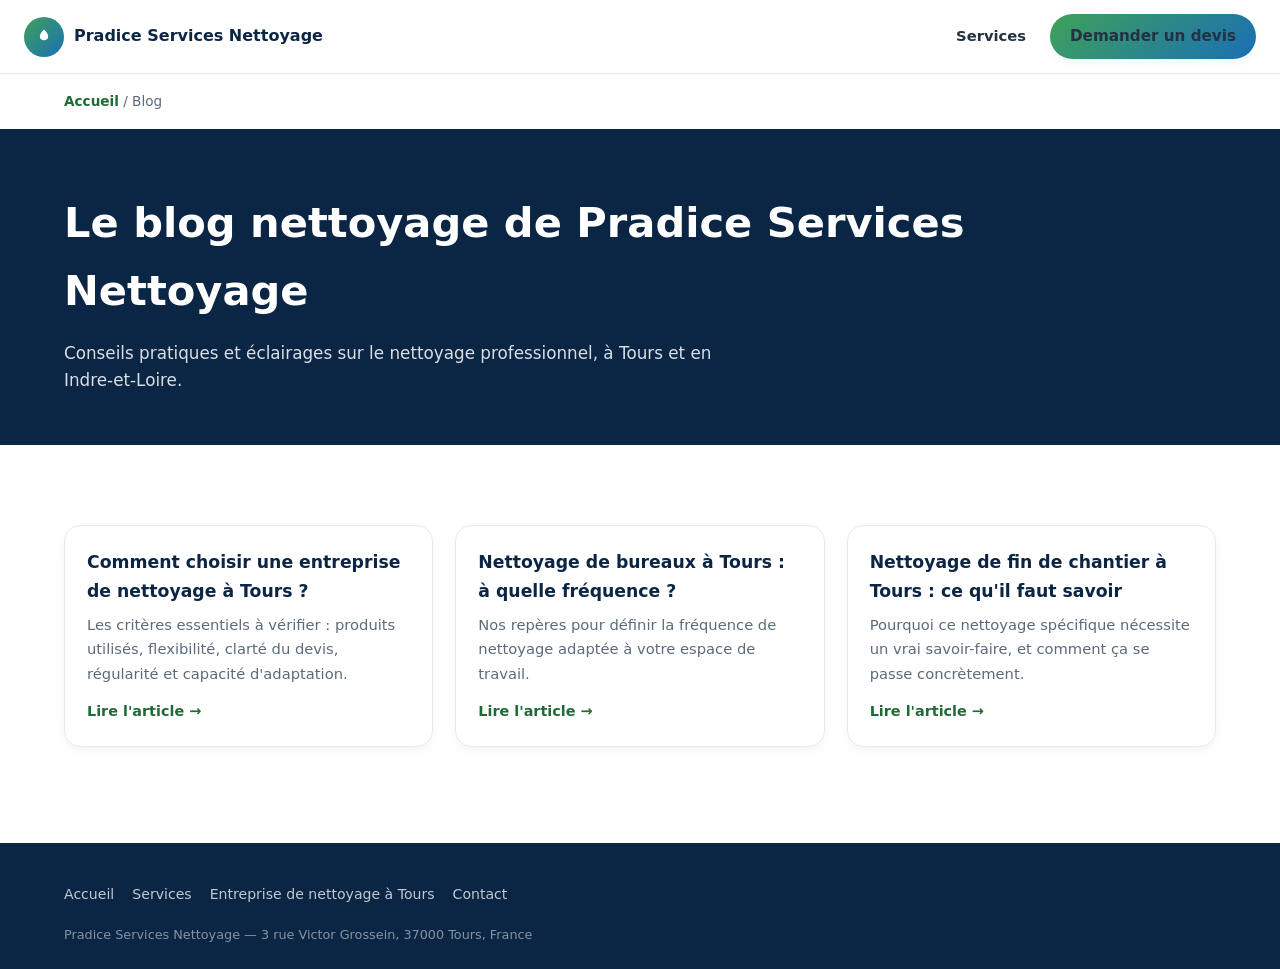
<file: blog/index.html>
<!doctype html>
<html lang="fr">
<head>
<meta charset="UTF-8">
<meta name="viewport" content="width=device-width, initial-scale=1.0">
<meta http-equiv="Content-Security-Policy" content="default-src 'self'; script-src 'self' 'unsafe-inline'; style-src 'self' 'unsafe-inline'; img-src 'self' data: https:; connect-src 'self'; font-src 'self' data:; object-src 'none'; base-uri 'self'; form-action 'self';">
<meta name="referrer" content="strict-origin-when-cross-origin">
<meta name="robots" content="index, follow">
<link rel="icon" href="/favicon.svg" type="image/svg+xml">
<link rel="apple-touch-icon" href="/apple-touch-icon.png">

<title>Blog nettoyage à Tours | Pradice Services Nettoyage</title>
<meta name="description" content="Conseils et actualités sur le nettoyage professionnel et l'entretien à Tours, par Pradice Services Nettoyage.">
<link rel="canonical" href="https://pradiceservicesnettoyage.fr/blog/">
<meta property="og:type" content="website">
<meta property="og:site_name" content="Pradice Services Nettoyage">
<meta property="og:title" content="Blog nettoyage à Tours | Pradice Services Nettoyage">
<meta property="og:description" content="Conseils et actualités sur le nettoyage professionnel et l'entretien à Tours.">
<meta property="og:url" content="https://pradiceservicesnettoyage.fr/blog/">
<meta name="twitter:card" content="summary_large_image">

<link rel="stylesheet" href="/assets-seo.css">

<script type="application/ld+json">
{
  "@context": "https://schema.org",
  "@type": "BreadcrumbList",
  "itemListElement": [
    { "@type": "ListItem", "position": 1, "name": "Accueil", "item": "https://pradiceservicesnettoyage.fr/" },
    { "@type": "ListItem", "position": 2, "name": "Blog", "item": "https://pradiceservicesnettoyage.fr/blog/" }
  ]
}
</script>
</head>
<body>

<header class="seo-header">
  <div class="seo-header-inner">
    <a href="/" class="seo-brand">
      <span class="seo-logo"><svg width="20" height="20" viewBox="0 0 24 24" fill="none"><path d="M12 3c-3 3-5 5.5-5 8.5A5 5 0 0 0 12 16a5 5 0 0 0 5-4.5c0-3-2-5.5-5-8.5Z" fill="#fff"/></svg></span>
      Pradice Services Nettoyage
    </a>
    <nav class="seo-nav">
      <a href="/services/">Services</a>
      <a href="/#/devis" class="btn btn-primary" style="padding:10px 20px">Demander un devis</a>
    </nav>
  </div>
</header>

<div class="container">
  <nav class="breadcrumb"><a href="/">Accueil</a> / Blog</nav>
</div>

<section class="seo-hero">
  <div class="container">
    <h1>Le blog nettoyage de Pradice Services Nettoyage</h1>
    <p>Conseils pratiques et éclairages sur le nettoyage professionnel, à Tours et en Indre-et-Loire.</p>
  </div>
</section>

<section class="seo-section">
  <div class="container">
    <div class="blog-grid">
      <div class="blog-card">
        <h3>Comment choisir une entreprise de nettoyage à Tours ?</h3>
        <p>Les critères essentiels à vérifier : produits utilisés, flexibilité, clarté du devis, régularité et capacité d'adaptation.</p>
        <a href="/blog/comment-choisir-entreprise-nettoyage-tours/">Lire l'article →</a>
      </div>
      <div class="blog-card">
        <h3>Nettoyage de bureaux à Tours : à quelle fréquence ?</h3>
        <p>Nos repères pour définir la fréquence de nettoyage adaptée à votre espace de travail.</p>
        <a href="/blog/entretien-bureaux-tours/">Lire l'article →</a>
      </div>
      <div class="blog-card">
        <h3>Nettoyage de fin de chantier à Tours : ce qu'il faut savoir</h3>
        <p>Pourquoi ce nettoyage spécifique nécessite un vrai savoir-faire, et comment ça se passe concrètement.</p>
        <a href="/blog/nettoyage-fin-de-chantier-tours/">Lire l'article →</a>
      </div>
    </div>
  </div>
</section>

<footer class="seo-footer">
  <div class="container">
    <div class="seo-footer-links">
      <a href="/">Accueil</a>
      <a href="/services/">Services</a>
      <a href="/entreprise-nettoyage-tours/">Entreprise de nettoyage à Tours</a>
      <a href="/#/contact">Contact</a>
    </div>
    <small>Pradice Services Nettoyage — 3 rue Victor Grossein, 37000 Tours, France</small>
  </div>
</footer>

</body>
</html>
</file>
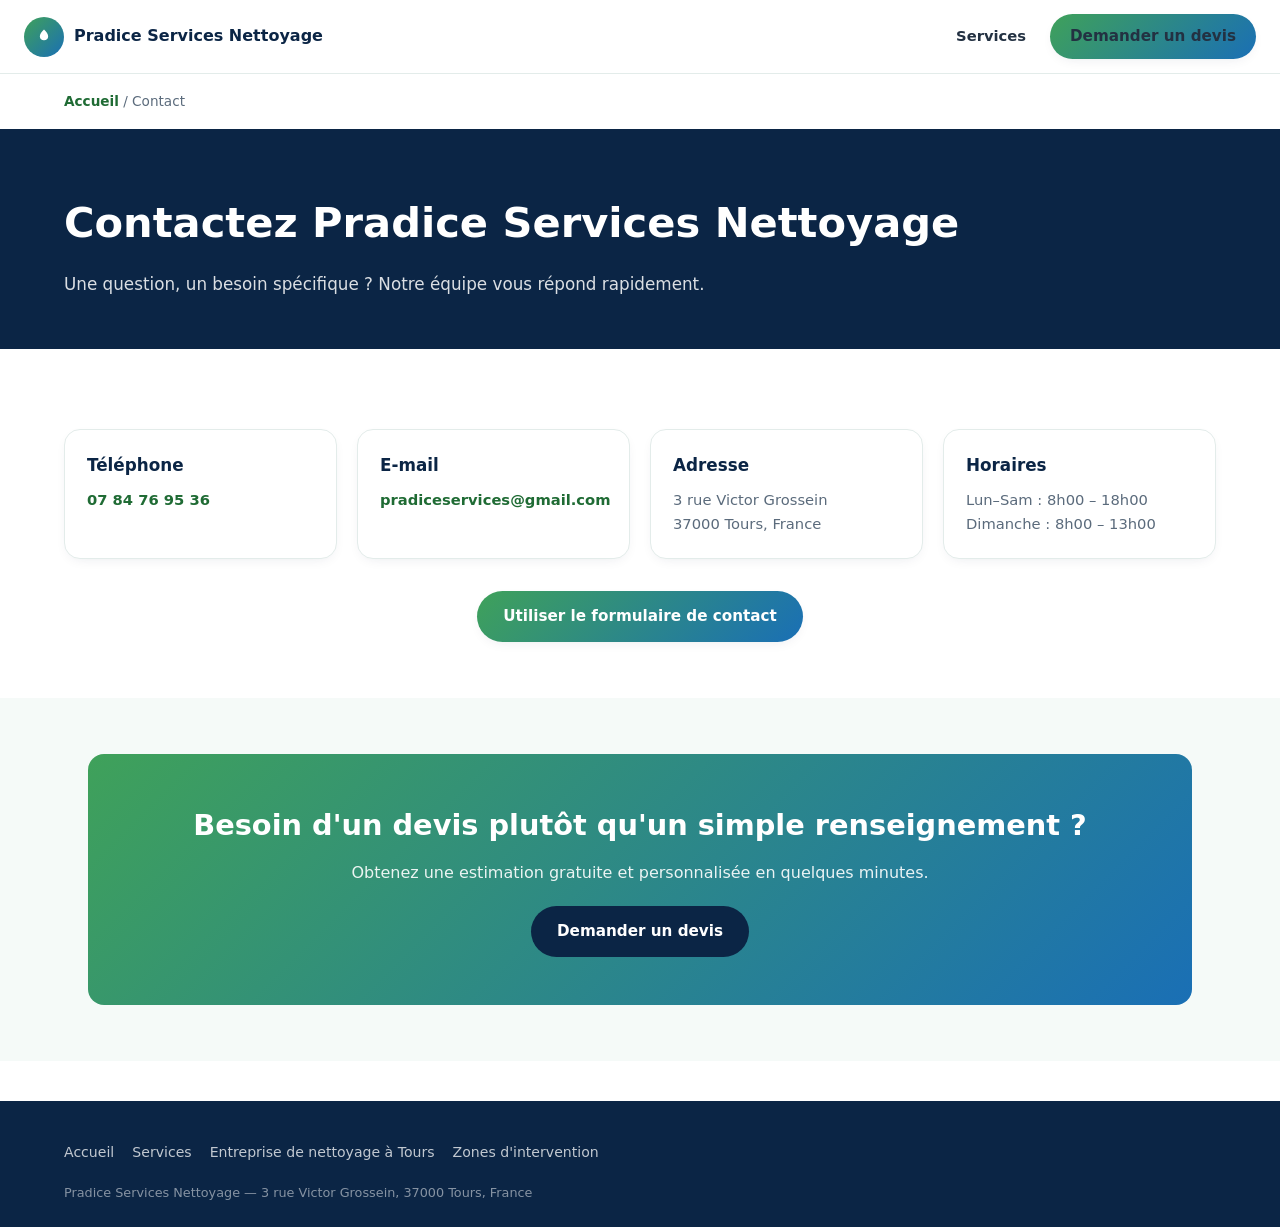
<file: contact/index.html>
<!doctype html>
<html lang="fr">
<head>
<meta charset="UTF-8">
<meta name="viewport" content="width=device-width, initial-scale=1.0">
<meta http-equiv="Content-Security-Policy" content="default-src 'self'; script-src 'self' 'unsafe-inline'; style-src 'self' 'unsafe-inline'; img-src 'self' data: https:; connect-src 'self'; frame-src https://www.google.com; font-src 'self' data:; object-src 'none'; base-uri 'self'; form-action 'self';">
<meta name="referrer" content="strict-origin-when-cross-origin">
<meta name="robots" content="index, follow">
<link rel="icon" href="/favicon.svg" type="image/svg+xml">
<link rel="apple-touch-icon" href="/apple-touch-icon.png">

<title>Contact | Pradice Services Nettoyage à Tours</title>
<meta name="description" content="Contactez Pradice Services Nettoyage à Tours : téléphone, e-mail, adresse et horaires. Entreprise de nettoyage pour particuliers et professionnels.">
<link rel="canonical" href="https://pradiceservicesnettoyage.fr/contact/">
<meta property="og:type" content="website">
<meta property="og:site_name" content="Pradice Services Nettoyage">
<meta property="og:title" content="Contact | Pradice Services Nettoyage à Tours">
<meta property="og:description" content="Contactez Pradice Services Nettoyage à Tours : téléphone, e-mail, adresse et horaires.">
<meta property="og:url" content="https://pradiceservicesnettoyage.fr/contact/">
<meta name="twitter:card" content="summary_large_image">

<link rel="stylesheet" href="/assets-seo.css">

<script type="application/ld+json">
{
  "@context": "https://schema.org",
  "@type": "BreadcrumbList",
  "itemListElement": [
    { "@type": "ListItem", "position": 1, "name": "Accueil", "item": "https://pradiceservicesnettoyage.fr/" },
    { "@type": "ListItem", "position": 2, "name": "Contact", "item": "https://pradiceservicesnettoyage.fr/contact/" }
  ]
}
</script>
</head>
<body>

<header class="seo-header">
  <div class="seo-header-inner">
    <a href="/" class="seo-brand">
      <span class="seo-logo"><svg width="20" height="20" viewBox="0 0 24 24" fill="none"><path d="M12 3c-3 3-5 5.5-5 8.5A5 5 0 0 0 12 16a5 5 0 0 0 5-4.5c0-3-2-5.5-5-8.5Z" fill="#fff"/></svg></span>
      Pradice Services Nettoyage
    </a>
    <nav class="seo-nav">
      <a href="/services/">Services</a>
      <a href="/#/devis" class="btn btn-primary" style="padding:10px 20px">Demander un devis</a>
    </nav>
  </div>
</header>

<div class="container">
  <nav class="breadcrumb"><a href="/">Accueil</a> / Contact</nav>
</div>

<section class="seo-hero">
  <div class="container">
    <h1>Contactez Pradice Services Nettoyage</h1>
    <p>Une question, un besoin spécifique ? Notre équipe vous répond rapidement.</p>
  </div>
</section>

<section class="seo-section">
  <div class="container">
    <div class="seo-grid" style="grid-template-columns:repeat(auto-fit,minmax(220px,1fr))">
      <div class="seo-card">
        <h3>Téléphone</h3>
        <p><a href="tel:0784769536" style="color:var(--green-1);font-weight:700">07 84 76 95 36</a></p>
      </div>
      <div class="seo-card">
        <h3>E-mail</h3>
        <p><a href="mailto:pradiceservices@gmail.com" style="color:var(--green-1);font-weight:700">pradiceservices@gmail.com</a></p>
      </div>
      <div class="seo-card">
        <h3>Adresse</h3>
        <p>3 rue Victor Grossein<br>37000 Tours, France</p>
      </div>
      <div class="seo-card">
        <h3>Horaires</h3>
        <p>Lun–Sam : 8h00 – 18h00<br>Dimanche : 8h00 – 13h00</p>
      </div>
    </div>

    <div style="margin-top:32px;text-align:center">
      <a href="/#/contact" class="btn btn-primary">Utiliser le formulaire de contact</a>
    </div>
  </div>
</section>

<section class="seo-section alt">
  <div class="container">
    <div class="seo-cta">
      <h2>Besoin d'un devis plutôt qu'un simple renseignement ?</h2>
      <p>Obtenez une estimation gratuite et personnalisée en quelques minutes.</p>
      <a href="/#/devis" class="btn btn-dark">Demander un devis</a>
    </div>
  </div>
</section>

<footer class="seo-footer">
  <div class="container">
    <div class="seo-footer-links">
      <a href="/">Accueil</a>
      <a href="/services/">Services</a>
      <a href="/entreprise-nettoyage-tours/">Entreprise de nettoyage à Tours</a>
      <a href="/zones-intervention/">Zones d'intervention</a>
    </div>
    <small>Pradice Services Nettoyage — 3 rue Victor Grossein, 37000 Tours, France</small>
  </div>
</footer>

</body>
</html>
</file>
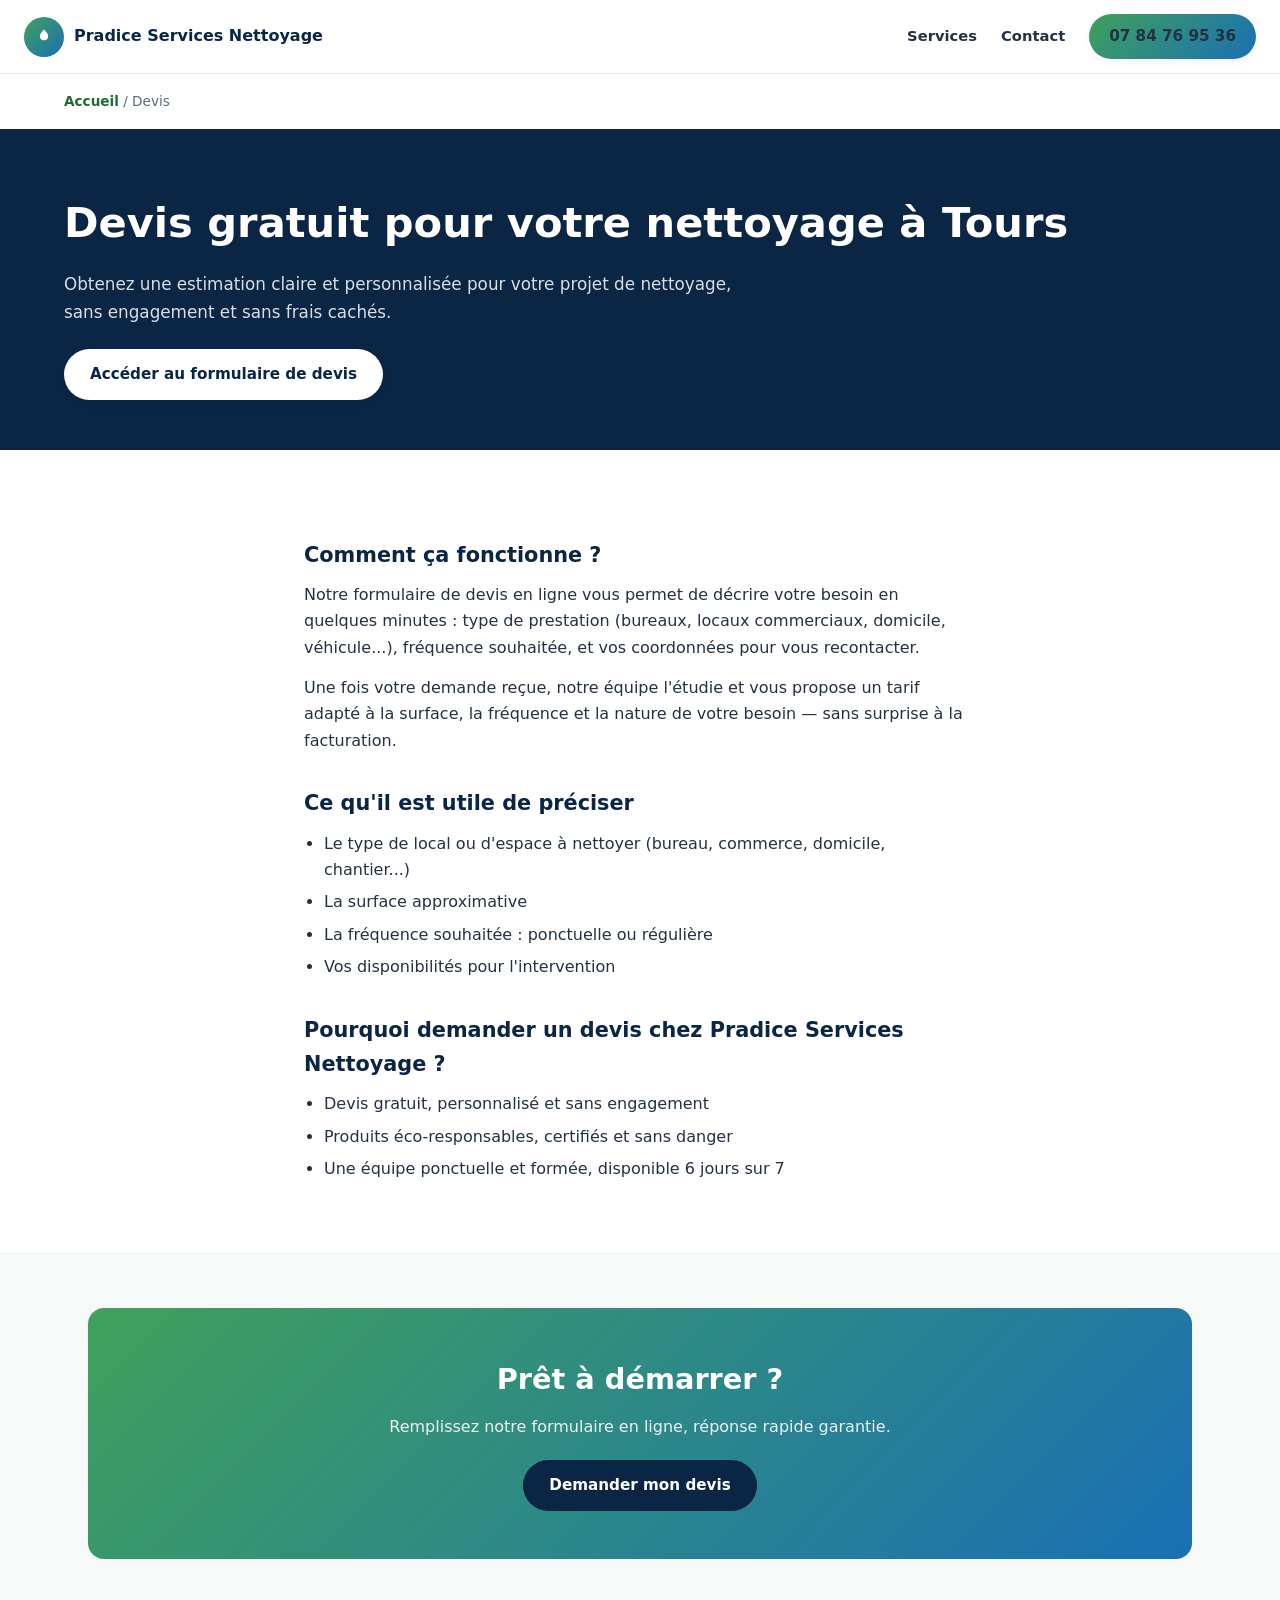
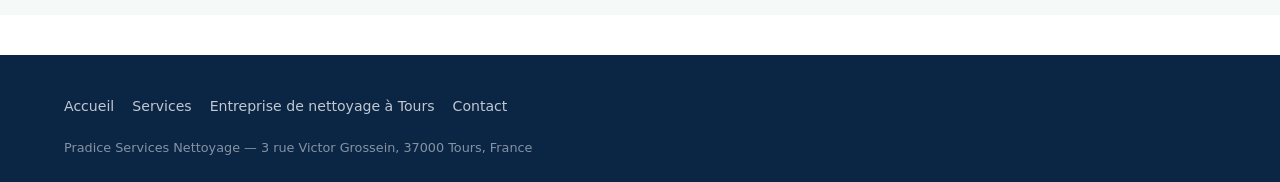
<file: devis/index.html>
<!doctype html>
<html lang="fr">
<head>
<meta charset="UTF-8">
<meta name="viewport" content="width=device-width, initial-scale=1.0">
<meta http-equiv="Content-Security-Policy" content="default-src 'self'; script-src 'self' 'unsafe-inline'; style-src 'self' 'unsafe-inline'; img-src 'self' data: https:; connect-src 'self'; font-src 'self' data:; object-src 'none'; base-uri 'self'; form-action 'self';">
<meta name="referrer" content="strict-origin-when-cross-origin">
<meta name="robots" content="index, follow">
<link rel="icon" href="/favicon.svg" type="image/svg+xml">
<link rel="apple-touch-icon" href="/apple-touch-icon.png">

<title>Devis gratuit nettoyage à Tours | Pradice Services Nettoyage</title>
<meta name="description" content="Demandez votre devis gratuit et sans engagement pour un service de nettoyage à Tours. Réponse rapide, tarif personnalisé selon vos besoins.">
<link rel="canonical" href="https://pradiceservicesnettoyage.fr/devis/">
<meta property="og:type" content="website">
<meta property="og:site_name" content="Pradice Services Nettoyage">
<meta property="og:title" content="Devis gratuit nettoyage à Tours | Pradice Services Nettoyage">
<meta property="og:description" content="Demandez votre devis gratuit et sans engagement pour un service de nettoyage à Tours.">
<meta property="og:url" content="https://pradiceservicesnettoyage.fr/devis/">
<meta name="twitter:card" content="summary_large_image">

<link rel="stylesheet" href="/assets-seo.css">

<script type="application/ld+json">
{
  "@context": "https://schema.org",
  "@type": "BreadcrumbList",
  "itemListElement": [
    { "@type": "ListItem", "position": 1, "name": "Accueil", "item": "https://pradiceservicesnettoyage.fr/" },
    { "@type": "ListItem", "position": 2, "name": "Devis", "item": "https://pradiceservicesnettoyage.fr/devis/" }
  ]
}
</script>
</head>
<body>

<header class="seo-header">
  <div class="seo-header-inner">
    <a href="/" class="seo-brand">
      <span class="seo-logo"><svg width="20" height="20" viewBox="0 0 24 24" fill="none"><path d="M12 3c-3 3-5 5.5-5 8.5A5 5 0 0 0 12 16a5 5 0 0 0 5-4.5c0-3-2-5.5-5-8.5Z" fill="#fff"/></svg></span>
      Pradice Services Nettoyage
    </a>
    <nav class="seo-nav">
      <a href="/services/">Services</a>
      <a href="/#/contact">Contact</a>
      <a href="tel:0784769536" class="btn btn-primary" style="padding:10px 20px">07 84 76 95 36</a>
    </nav>
  </div>
</header>

<div class="container">
  <nav class="breadcrumb"><a href="/">Accueil</a> / Devis</nav>
</div>

<section class="seo-hero">
  <div class="container">
    <h1>Devis gratuit pour votre nettoyage à Tours</h1>
    <p>Obtenez une estimation claire et personnalisée pour votre projet de nettoyage, sans engagement et sans frais cachés.</p>
    <a href="/#/devis" class="btn btn-light">Accéder au formulaire de devis</a>
  </div>
</section>

<section class="seo-section">
  <div class="container prose">
    <h2>Comment ça fonctionne ?</h2>
    <p>Notre formulaire de devis en ligne vous permet de décrire votre besoin en quelques minutes : type de prestation (bureaux, locaux commerciaux, domicile, véhicule...), fréquence souhaitée, et vos coordonnées pour vous recontacter.</p>
    <p>Une fois votre demande reçue, notre équipe l'étudie et vous propose un tarif adapté à la surface, la fréquence et la nature de votre besoin — sans surprise à la facturation.</p>

    <h2>Ce qu'il est utile de préciser</h2>
    <ul>
      <li>Le type de local ou d'espace à nettoyer (bureau, commerce, domicile, chantier...)</li>
      <li>La surface approximative</li>
      <li>La fréquence souhaitée : ponctuelle ou régulière</li>
      <li>Vos disponibilités pour l'intervention</li>
    </ul>

    <h2>Pourquoi demander un devis chez Pradice Services Nettoyage ?</h2>
    <ul>
      <li>Devis gratuit, personnalisé et sans engagement</li>
      <li>Produits éco-responsables, certifiés et sans danger</li>
      <li>Une équipe ponctuelle et formée, disponible 6 jours sur 7</li>
    </ul>
  </div>
</section>

<section class="seo-section alt">
  <div class="container">
    <div class="seo-cta">
      <h2>Prêt à démarrer ?</h2>
      <p>Remplissez notre formulaire en ligne, réponse rapide garantie.</p>
      <a href="/#/devis" class="btn btn-dark">Demander mon devis</a>
    </div>
  </div>
</section>

<footer class="seo-footer">
  <div class="container">
    <div class="seo-footer-links">
      <a href="/">Accueil</a>
      <a href="/services/">Services</a>
      <a href="/entreprise-nettoyage-tours/">Entreprise de nettoyage à Tours</a>
      <a href="/#/contact">Contact</a>
    </div>
    <small>Pradice Services Nettoyage — 3 rue Victor Grossein, 37000 Tours, France</small>
  </div>
</footer>

</body>
</html>
</file>
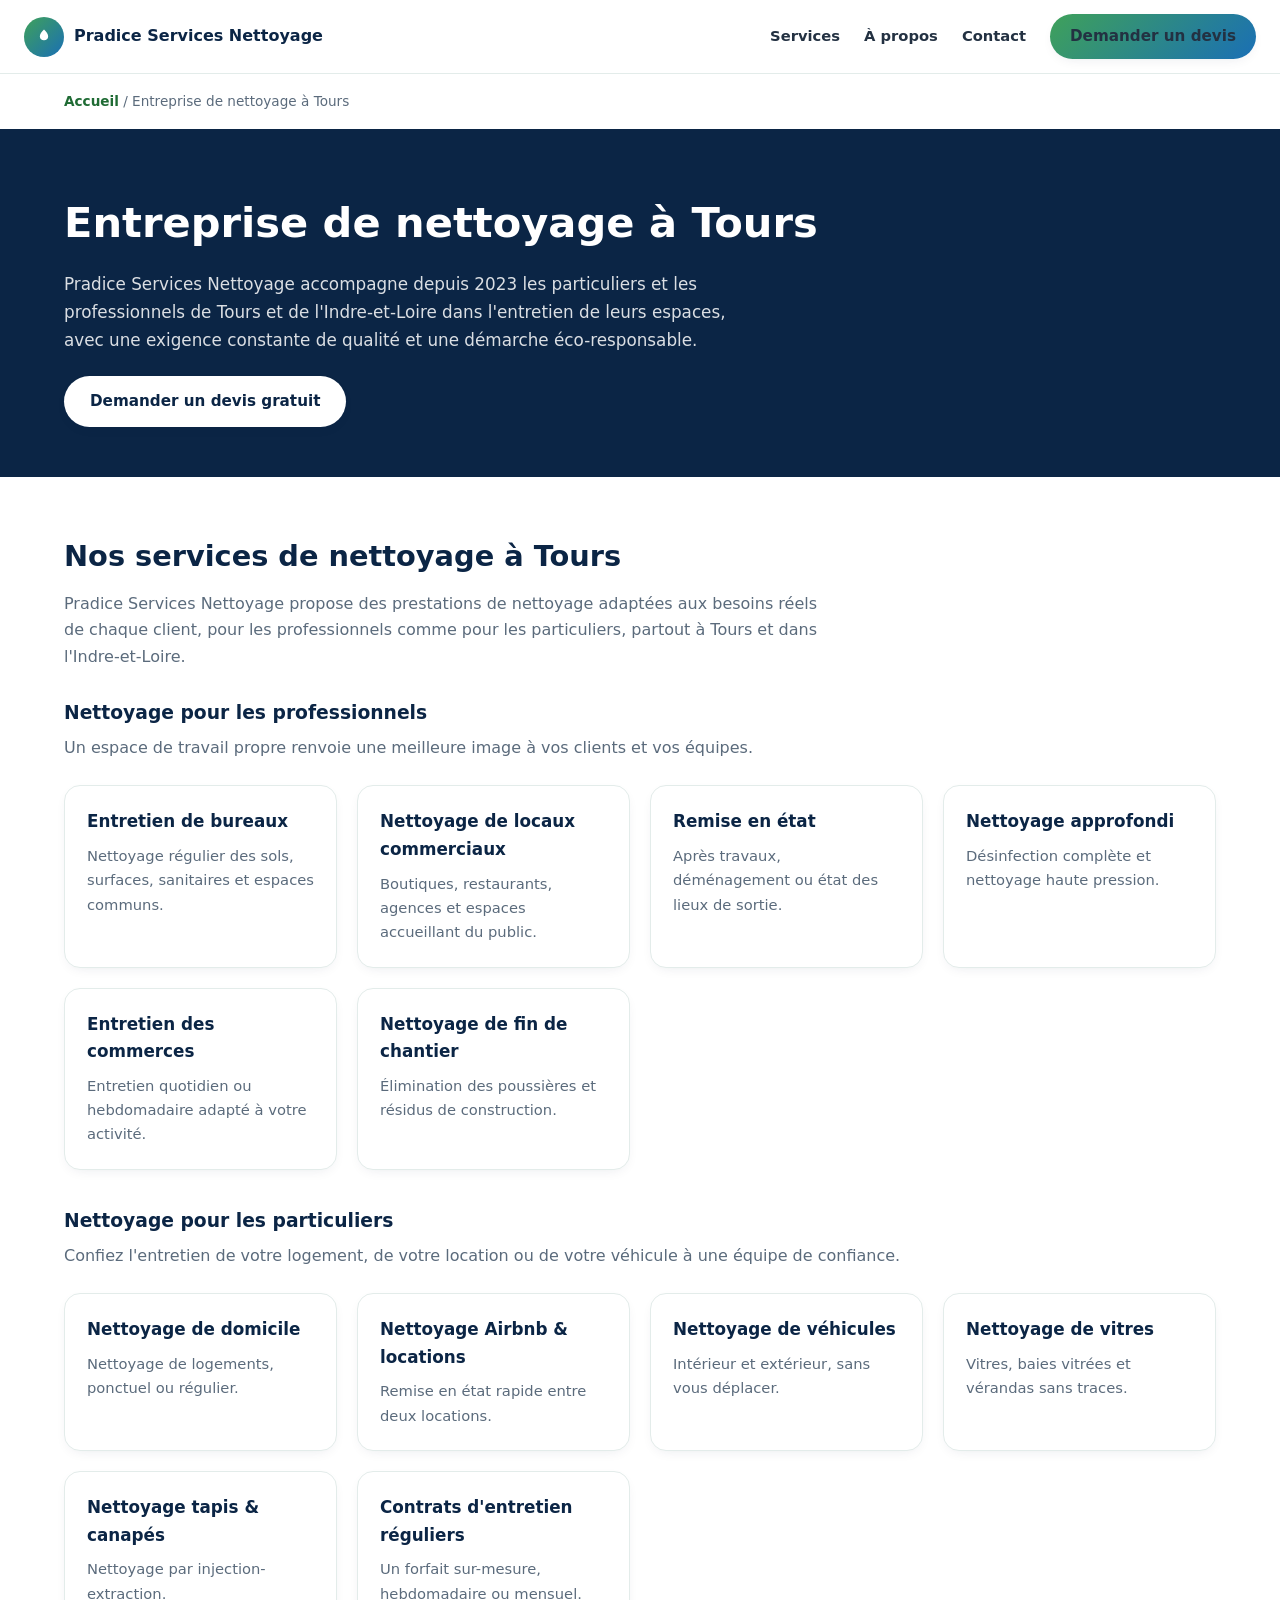
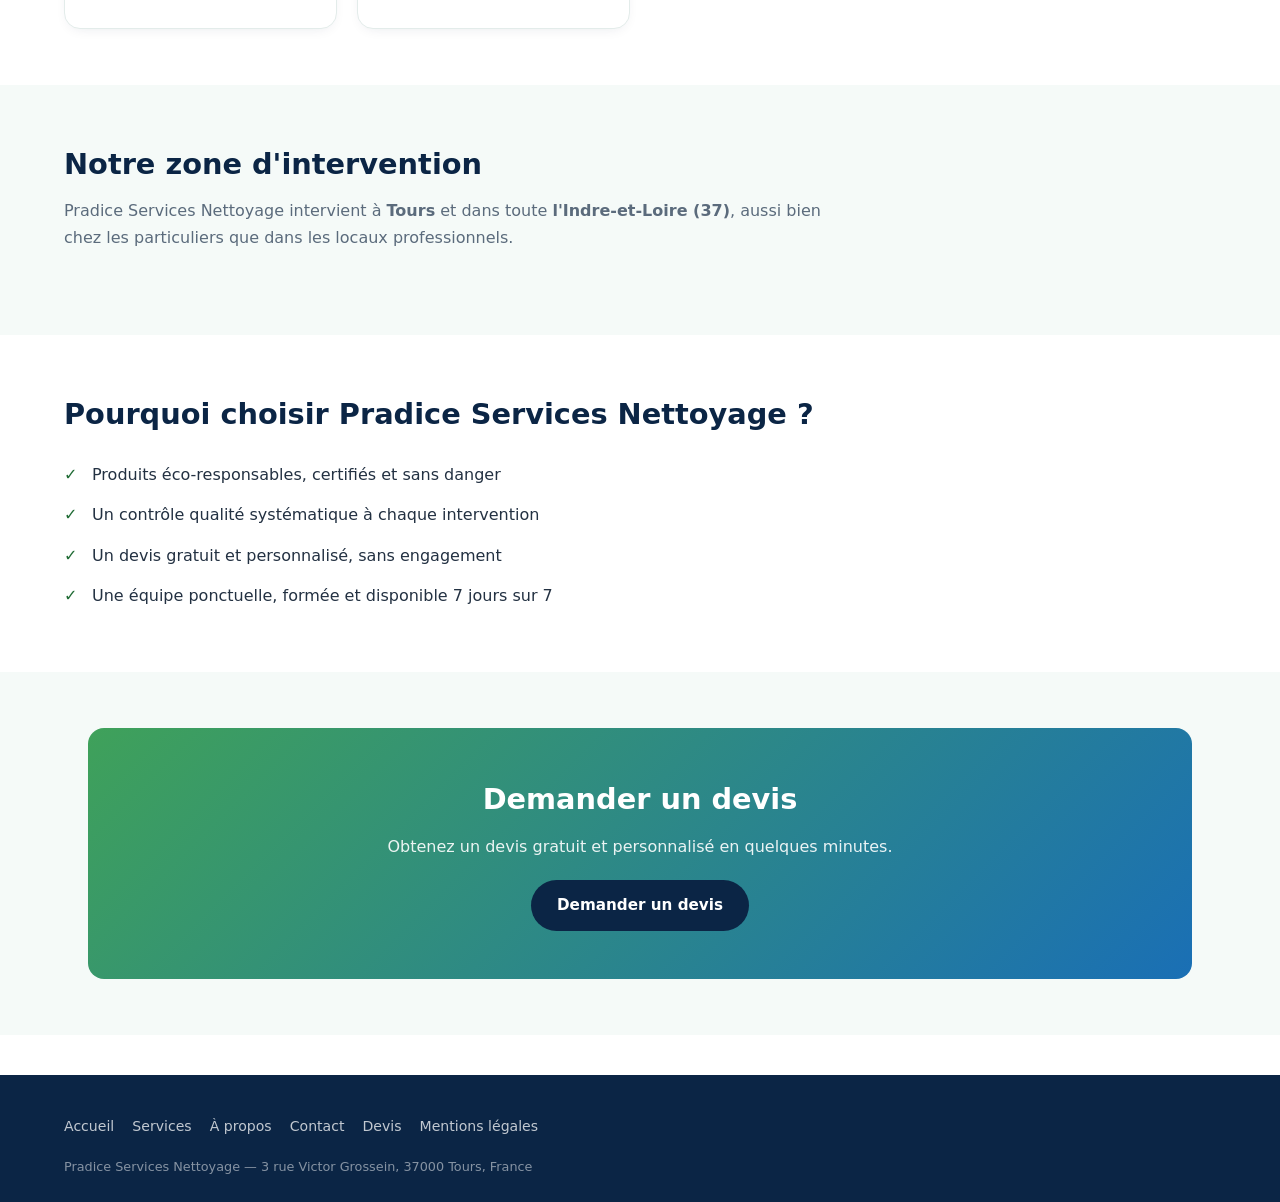
<file: entreprise-nettoyage-tours/index.html>
<!doctype html>
<html lang="fr">
<head>
<meta charset="UTF-8">
<meta name="viewport" content="width=device-width, initial-scale=1.0">
<meta http-equiv="Content-Security-Policy" content="default-src 'self'; script-src 'self' 'unsafe-inline'; style-src 'self' 'unsafe-inline'; img-src 'self' data: https:; connect-src 'self'; font-src 'self' data:; object-src 'none'; base-uri 'self'; form-action 'self';">
<meta name="referrer" content="strict-origin-when-cross-origin">
<meta name="robots" content="index, follow">

<link rel="icon" href="/favicon.svg" type="image/svg+xml">
<link rel="icon" href="/favicon-32.png" sizes="32x32" type="image/png">
<link rel="apple-touch-icon" href="/apple-touch-icon.png">

<title>Entreprise de nettoyage à Tours | Pradice Services Nettoyage</title>
<meta name="description" content="Pradice Services Nettoyage, entreprise de nettoyage à Tours. Nettoyage professionnel pour bureaux, commerces, locaux et particuliers. Demandez votre devis.">
<link rel="canonical" href="https://pradiceservicesnettoyage.fr/entreprise-nettoyage-tours/">

<meta property="og:type" content="website">
<meta property="og:locale" content="fr_FR">
<meta property="og:site_name" content="Pradice Services Nettoyage">
<meta property="og:title" content="Entreprise de nettoyage à Tours | Pradice Services Nettoyage">
<meta property="og:description" content="Pradice Services Nettoyage, entreprise de nettoyage à Tours. Nettoyage professionnel pour bureaux, commerces, locaux et particuliers. Demandez votre devis.">
<meta property="og:url" content="https://pradiceservicesnettoyage.fr/entreprise-nettoyage-tours/">
<meta name="twitter:card" content="summary_large_image">
<meta name="twitter:title" content="Entreprise de nettoyage à Tours | Pradice Services Nettoyage">
<meta name="twitter:description" content="Nettoyage professionnel pour bureaux, commerces, locaux et particuliers à Tours. Devis gratuit.">

<link rel="stylesheet" href="/assets-seo.css">

<script type="application/ld+json">
{
  "@context": "https://schema.org",
  "@type": "LocalBusiness",
  "name": "Pradice Services Nettoyage",
  "url": "https://pradiceservicesnettoyage.fr/entreprise-nettoyage-tours/",
  "telephone": "+33784769536",
  "email": "pradiceservices@gmail.com",
  "address": {
    "@type": "PostalAddress",
    "streetAddress": "3 rue Victor Grossein",
    "addressLocality": "Tours",
    "postalCode": "37000",
    "addressCountry": "FR"
  },
  "areaServed": "Tours et l'Indre-et-Loire (37)",
  "openingHoursSpecification": [
    { "@type": "OpeningHoursSpecification", "dayOfWeek": ["Monday","Tuesday","Wednesday","Thursday","Friday","Saturday"], "opens": "08:00", "closes": "18:00" },
    { "@type": "OpeningHoursSpecification", "dayOfWeek": "Sunday", "opens": "08:00", "closes": "13:00" }
  ]
}
</script>
<script type="application/ld+json">
{
  "@context": "https://schema.org",
  "@type": "BreadcrumbList",
  "itemListElement": [
    { "@type": "ListItem", "position": 1, "name": "Accueil", "item": "https://pradiceservicesnettoyage.fr/" },
    { "@type": "ListItem", "position": 2, "name": "Entreprise de nettoyage à Tours", "item": "https://pradiceservicesnettoyage.fr/entreprise-nettoyage-tours/" }
  ]
}
</script>
</head>
<body>

<header class="seo-header">
  <div class="seo-header-inner">
    <a href="/" class="seo-brand">
      <span class="seo-logo"><svg width="20" height="20" viewBox="0 0 24 24" fill="none"><path d="M12 3c-3 3-5 5.5-5 8.5A5 5 0 0 0 12 16a5 5 0 0 0 5-4.5c0-3-2-5.5-5-8.5Z" fill="#fff"/></svg></span>
      Pradice Services Nettoyage
    </a>
    <nav class="seo-nav">
      <a href="/#/services">Services</a>
      <a href="/#/a-propos">À propos</a>
      <a href="/#/contact">Contact</a>
      <a href="/#/devis" class="btn btn-primary" style="padding:10px 20px">Demander un devis</a>
    </nav>
    <a href="tel:0784769536" class="seo-call btn btn-light" style="display:none"></a>
  </div>
</header>

<div class="container">
  <nav class="breadcrumb" aria-label="Fil d'Ariane">
    <a href="/">Accueil</a> / Entreprise de nettoyage à Tours
  </nav>
</div>

<section class="seo-hero">
  <div class="container">
    <h1>Entreprise de nettoyage à Tours</h1>
    <p>Pradice Services Nettoyage accompagne depuis 2023 les particuliers et les professionnels de Tours et de l'Indre-et-Loire dans l'entretien de leurs espaces, avec une exigence constante de qualité et une démarche éco-responsable.</p>
    <a href="/#/devis" class="btn btn-light">Demander un devis gratuit</a>
  </div>
</section>

<section class="seo-section">
  <div class="container">
    <h2>Nos services de nettoyage à Tours</h2>
    <p class="lead">Pradice Services Nettoyage propose des prestations de nettoyage adaptées aux besoins réels de chaque client, pour les professionnels comme pour les particuliers, partout à Tours et dans l'Indre-et-Loire.</p>

    <h3 style="color:var(--navy);margin:28px 0 6px">Nettoyage pour les professionnels</h3>
    <p style="color:var(--text-light);margin-bottom:10px">Un espace de travail propre renvoie une meilleure image à vos clients et vos équipes.</p>
    <div class="seo-grid">
      <div class="seo-card"><h3>Entretien de bureaux</h3><p>Nettoyage régulier des sols, surfaces, sanitaires et espaces communs.</p></div>
      <div class="seo-card"><h3>Nettoyage de locaux commerciaux</h3><p>Boutiques, restaurants, agences et espaces accueillant du public.</p></div>
      <div class="seo-card"><h3>Remise en état</h3><p>Après travaux, déménagement ou état des lieux de sortie.</p></div>
      <div class="seo-card"><h3>Nettoyage approfondi</h3><p>Désinfection complète et nettoyage haute pression.</p></div>
      <div class="seo-card"><h3>Entretien des commerces</h3><p>Entretien quotidien ou hebdomadaire adapté à votre activité.</p></div>
      <div class="seo-card"><h3>Nettoyage de fin de chantier</h3><p>Élimination des poussières et résidus de construction.</p></div>
    </div>

    <h3 style="color:var(--navy);margin:36px 0 6px">Nettoyage pour les particuliers</h3>
    <p style="color:var(--text-light);margin-bottom:10px">Confiez l'entretien de votre logement, de votre location ou de votre véhicule à une équipe de confiance.</p>
    <div class="seo-grid">
      <div class="seo-card"><h3>Nettoyage de domicile</h3><p>Nettoyage de logements, ponctuel ou régulier.</p></div>
      <div class="seo-card"><h3>Nettoyage Airbnb & locations</h3><p>Remise en état rapide entre deux locations.</p></div>
      <div class="seo-card"><h3>Nettoyage de véhicules</h3><p>Intérieur et extérieur, sans vous déplacer.</p></div>
      <div class="seo-card"><h3>Nettoyage de vitres</h3><p>Vitres, baies vitrées et vérandas sans traces.</p></div>
      <div class="seo-card"><h3>Nettoyage tapis & canapés</h3><p>Nettoyage par injection-extraction.</p></div>
      <div class="seo-card"><h3>Contrats d'entretien réguliers</h3><p>Un forfait sur-mesure, hebdomadaire ou mensuel.</p></div>
    </div>
  </div>
</section>

<section class="seo-section alt">
  <div class="container">
    <h2>Notre zone d'intervention</h2>
    <p class="lead">Pradice Services Nettoyage intervient à <strong>Tours</strong> et dans toute <strong>l'Indre-et-Loire (37)</strong>, aussi bien chez les particuliers que dans les locaux professionnels.</p>
  </div>
</section>

<section class="seo-section">
  <div class="container">
    <h2>Pourquoi choisir Pradice Services Nettoyage ?</h2>
    <ul class="check-list" style="max-width:560px">
      <li>Produits éco-responsables, certifiés et sans danger</li>
      <li>Un contrôle qualité systématique à chaque intervention</li>
      <li>Un devis gratuit et personnalisé, sans engagement</li>
      <li>Une équipe ponctuelle, formée et disponible 7 jours sur 7</li>
    </ul>
  </div>
</section>

<section class="seo-section alt">
  <div class="container">
    <div class="seo-cta">
      <h2>Demander un devis</h2>
      <p>Obtenez un devis gratuit et personnalisé en quelques minutes.</p>
      <a href="/#/devis" class="btn btn-dark">Demander un devis</a>
    </div>
  </div>
</section>

<footer class="seo-footer">
  <div class="container">
    <div class="seo-footer-links">
      <a href="/">Accueil</a>
      <a href="/#/services">Services</a>
      <a href="/#/a-propos">À propos</a>
      <a href="/#/contact">Contact</a>
      <a href="/#/devis">Devis</a>
      <a href="/#/mentions-legales">Mentions légales</a>
    </div>
    <small>Pradice Services Nettoyage — 3 rue Victor Grossein, 37000 Tours, France</small>
  </div>
</footer>

</body>
</html>
</file>
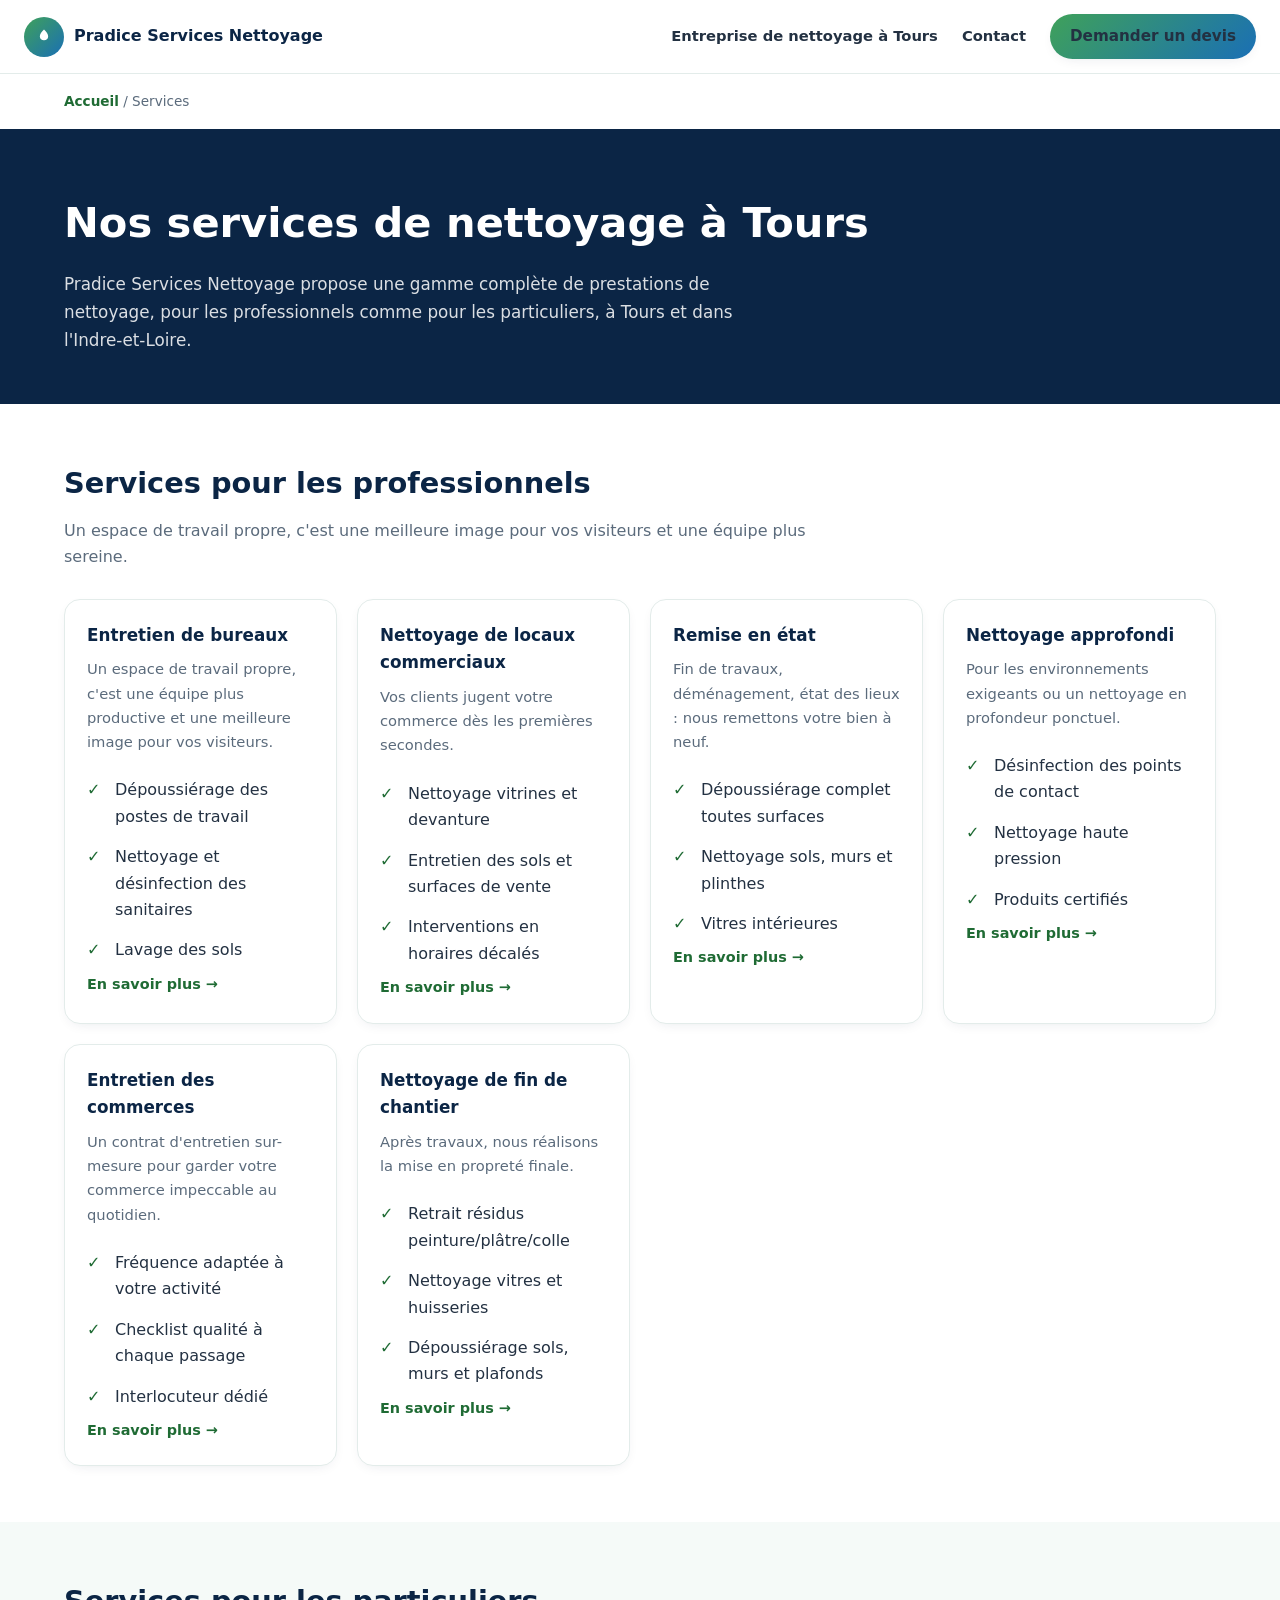
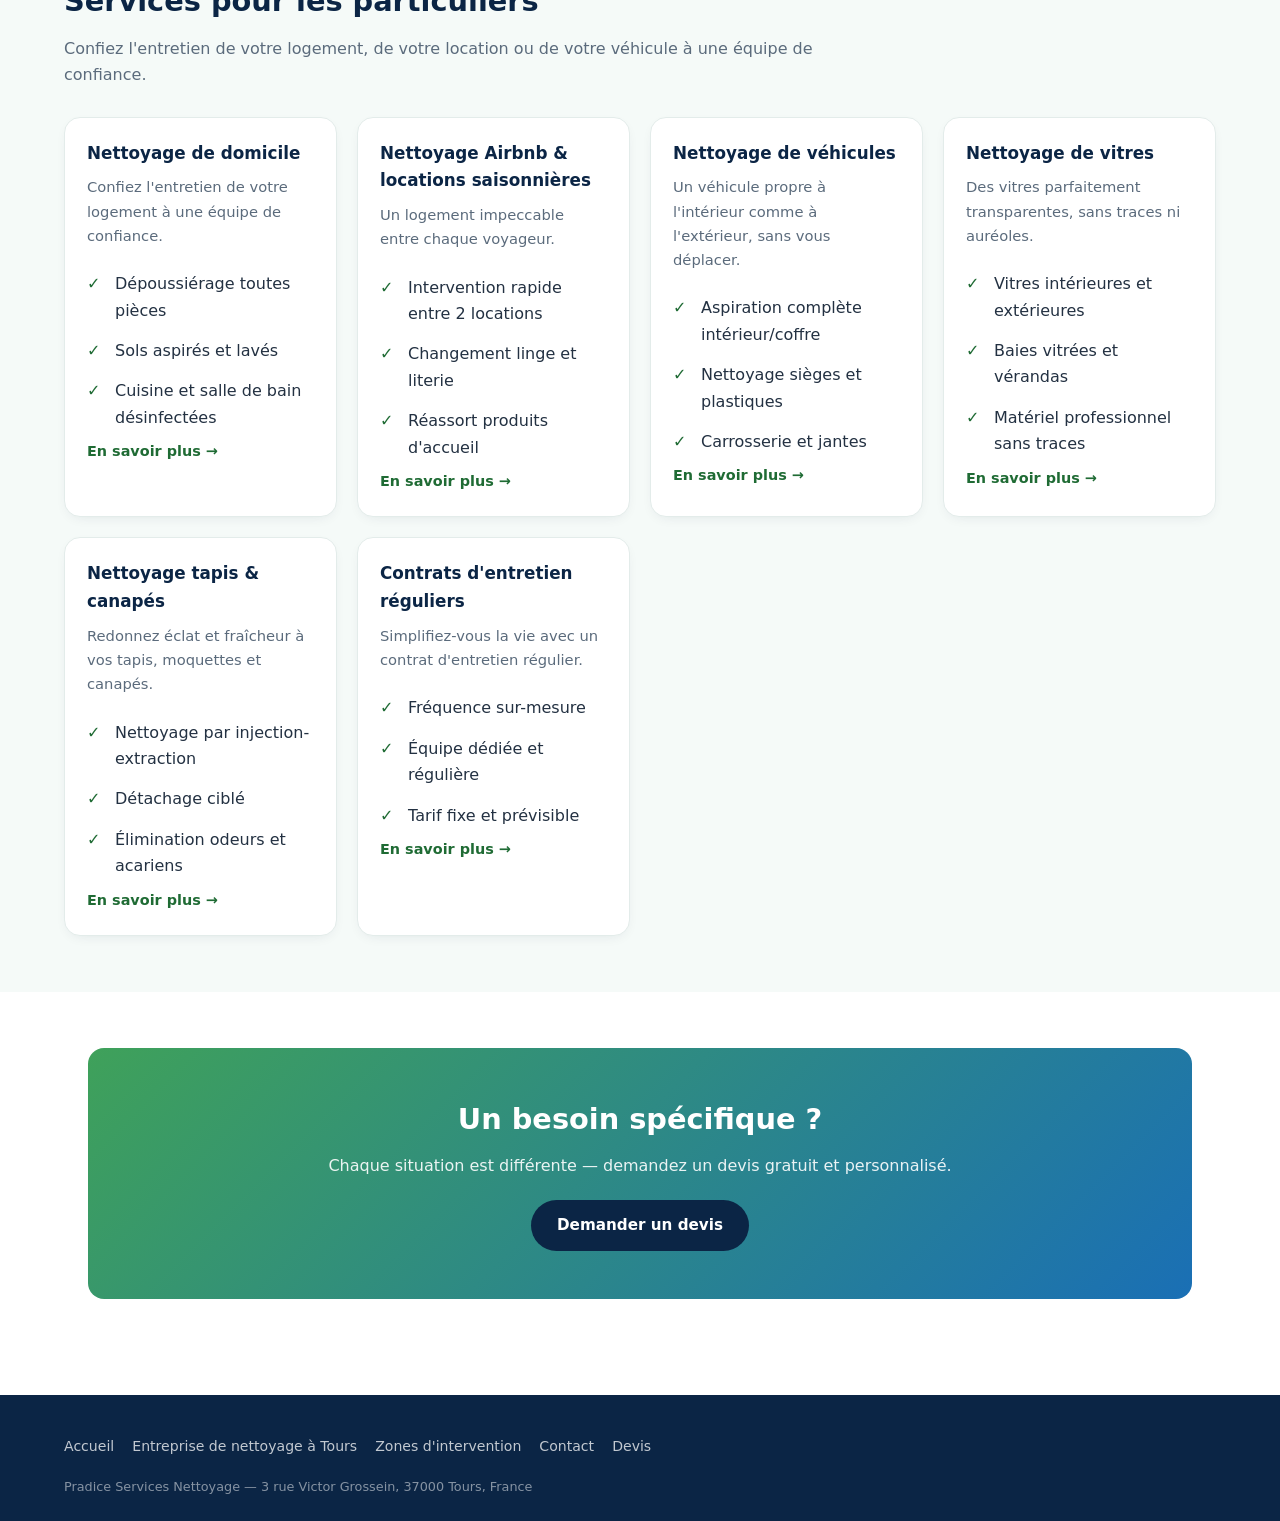
<file: services/index.html>
<!doctype html>
<html lang="fr">
<head>
<meta charset="UTF-8">
<meta name="viewport" content="width=device-width, initial-scale=1.0">
<meta http-equiv="Content-Security-Policy" content="default-src 'self'; script-src 'self' 'unsafe-inline'; style-src 'self' 'unsafe-inline'; img-src 'self' data: https:; connect-src 'self'; font-src 'self' data:; object-src 'none'; base-uri 'self'; form-action 'self';">
<meta name="referrer" content="strict-origin-when-cross-origin">
<meta name="robots" content="index, follow">
<link rel="icon" href="/favicon.svg" type="image/svg+xml">
<link rel="apple-touch-icon" href="/apple-touch-icon.png">

<title>Nos services de nettoyage à Tours | Pradice Services Nettoyage</title>
<meta name="description" content="Découvrez tous les services de nettoyage de Pradice Services Nettoyage à Tours : bureaux, locaux commerciaux, fin de chantier, domicile, vitres, véhicules et plus.">
<link rel="canonical" href="https://pradiceservicesnettoyage.fr/services/">
<meta property="og:type" content="website">
<meta property="og:site_name" content="Pradice Services Nettoyage">
<meta property="og:title" content="Nos services de nettoyage à Tours | Pradice Services Nettoyage">
<meta property="og:description" content="Découvrez tous les services de nettoyage de Pradice Services Nettoyage à Tours : bureaux, locaux commerciaux, fin de chantier, domicile, vitres, véhicules et plus.">
<meta property="og:url" content="https://pradiceservicesnettoyage.fr/services/">
<meta name="twitter:card" content="summary_large_image">

<link rel="stylesheet" href="/assets-seo.css">

<script type="application/ld+json">
{
  "@context": "https://schema.org",
  "@type": "BreadcrumbList",
  "itemListElement": [
    { "@type": "ListItem", "position": 1, "name": "Accueil", "item": "https://pradiceservicesnettoyage.fr/" },
    { "@type": "ListItem", "position": 2, "name": "Services", "item": "https://pradiceservicesnettoyage.fr/services/" }
  ]
}
</script>
</head>
<body>

<header class="seo-header">
  <div class="seo-header-inner">
    <a href="/" class="seo-brand">
      <span class="seo-logo"><svg width="20" height="20" viewBox="0 0 24 24" fill="none"><path d="M12 3c-3 3-5 5.5-5 8.5A5 5 0 0 0 12 16a5 5 0 0 0 5-4.5c0-3-2-5.5-5-8.5Z" fill="#fff"/></svg></span>
      Pradice Services Nettoyage
    </a>
    <nav class="seo-nav">
      <a href="/entreprise-nettoyage-tours/">Entreprise de nettoyage à Tours</a>
      <a href="/#/contact">Contact</a>
      <a href="/#/devis" class="btn btn-primary" style="padding:10px 20px">Demander un devis</a>
    </nav>
  </div>
</header>

<div class="container">
  <nav class="breadcrumb"><a href="/">Accueil</a> / Services</nav>
</div>

<section class="seo-hero">
  <div class="container">
    <h1>Nos services de nettoyage à Tours</h1>
    <p>Pradice Services Nettoyage propose une gamme complète de prestations de nettoyage, pour les professionnels comme pour les particuliers, à Tours et dans l'Indre-et-Loire.</p>
  </div>
</section>

<section class="seo-section">
  <div class="container">
    <h2>Services pour les professionnels</h2>
    <p class="lead">Un espace de travail propre, c'est une meilleure image pour vos visiteurs et une équipe plus sereine.</p>
    <div class="seo-grid">
      <div class="seo-card">
        <h3>Entretien de bureaux</h3>
        <p>Un espace de travail propre, c'est une équipe plus productive et une meilleure image pour vos visiteurs.</p>
        <ul class="check-list"><li>Dépoussiérage des postes de travail</li><li>Nettoyage et désinfection des sanitaires</li><li>Lavage des sols</li></ul>
        <a href="/#/services/entretien-bureaux" style="color:var(--green-1);font-weight:700;font-size:.9rem">En savoir plus →</a>
      </div>
      <div class="seo-card">
        <h3>Nettoyage de locaux commerciaux</h3>
        <p>Vos clients jugent votre commerce dès les premières secondes.</p>
        <ul class="check-list"><li>Nettoyage vitrines et devanture</li><li>Entretien des sols et surfaces de vente</li><li>Interventions en horaires décalés</li></ul>
        <a href="/#/services/locaux-commerciaux" style="color:var(--green-1);font-weight:700;font-size:.9rem">En savoir plus →</a>
      </div>
      <div class="seo-card">
        <h3>Remise en état</h3>
        <p>Fin de travaux, déménagement, état des lieux : nous remettons votre bien à neuf.</p>
        <ul class="check-list"><li>Dépoussiérage complet toutes surfaces</li><li>Nettoyage sols, murs et plinthes</li><li>Vitres intérieures</li></ul>
        <a href="/#/services/remise-en-etat" style="color:var(--green-1);font-weight:700;font-size:.9rem">En savoir plus →</a>
      </div>
      <div class="seo-card">
        <h3>Nettoyage approfondi</h3>
        <p>Pour les environnements exigeants ou un nettoyage en profondeur ponctuel.</p>
        <ul class="check-list"><li>Désinfection des points de contact</li><li>Nettoyage haute pression</li><li>Produits certifiés</li></ul>
        <a href="/#/services/nettoyage-approfondi" style="color:var(--green-1);font-weight:700;font-size:.9rem">En savoir plus →</a>
      </div>
      <div class="seo-card">
        <h3>Entretien des commerces</h3>
        <p>Un contrat d'entretien sur-mesure pour garder votre commerce impeccable au quotidien.</p>
        <ul class="check-list"><li>Fréquence adaptée à votre activité</li><li>Checklist qualité à chaque passage</li><li>Interlocuteur dédié</li></ul>
        <a href="/#/services/entretien-commerces" style="color:var(--green-1);font-weight:700;font-size:.9rem">En savoir plus →</a>
      </div>
      <div class="seo-card">
        <h3>Nettoyage de fin de chantier</h3>
        <p>Après travaux, nous réalisons la mise en propreté finale.</p>
        <ul class="check-list"><li>Retrait résidus peinture/plâtre/colle</li><li>Nettoyage vitres et huisseries</li><li>Dépoussiérage sols, murs et plafonds</li></ul>
        <a href="/#/services/fin-de-chantier" style="color:var(--green-1);font-weight:700;font-size:.9rem">En savoir plus →</a>
      </div>
    </div>
  </div>
</section>

<section class="seo-section alt">
  <div class="container">
    <h2>Services pour les particuliers</h2>
    <p class="lead">Confiez l'entretien de votre logement, de votre location ou de votre véhicule à une équipe de confiance.</p>
    <div class="seo-grid">
      <div class="seo-card">
        <h3>Nettoyage de domicile</h3>
        <p>Confiez l'entretien de votre logement à une équipe de confiance.</p>
        <ul class="check-list"><li>Dépoussiérage toutes pièces</li><li>Sols aspirés et lavés</li><li>Cuisine et salle de bain désinfectées</li></ul>
        <a href="/#/services/nettoyage-domicile" style="color:var(--green-1);font-weight:700;font-size:.9rem">En savoir plus →</a>
      </div>
      <div class="seo-card">
        <h3>Nettoyage Airbnb & locations saisonnières</h3>
        <p>Un logement impeccable entre chaque voyageur.</p>
        <ul class="check-list"><li>Intervention rapide entre 2 locations</li><li>Changement linge et literie</li><li>Réassort produits d'accueil</li></ul>
        <a href="/#/services/nettoyage-airbnb" style="color:var(--green-1);font-weight:700;font-size:.9rem">En savoir plus →</a>
      </div>
      <div class="seo-card">
        <h3>Nettoyage de véhicules</h3>
        <p>Un véhicule propre à l'intérieur comme à l'extérieur, sans vous déplacer.</p>
        <ul class="check-list"><li>Aspiration complète intérieur/coffre</li><li>Nettoyage sièges et plastiques</li><li>Carrosserie et jantes</li></ul>
        <a href="/#/services/nettoyage-vehicules" style="color:var(--green-1);font-weight:700;font-size:.9rem">En savoir plus →</a>
      </div>
      <div class="seo-card">
        <h3>Nettoyage de vitres</h3>
        <p>Des vitres parfaitement transparentes, sans traces ni auréoles.</p>
        <ul class="check-list"><li>Vitres intérieures et extérieures</li><li>Baies vitrées et vérandas</li><li>Matériel professionnel sans traces</li></ul>
        <a href="/#/services/nettoyage-vitres" style="color:var(--green-1);font-weight:700;font-size:.9rem">En savoir plus →</a>
      </div>
      <div class="seo-card">
        <h3>Nettoyage tapis & canapés</h3>
        <p>Redonnez éclat et fraîcheur à vos tapis, moquettes et canapés.</p>
        <ul class="check-list"><li>Nettoyage par injection-extraction</li><li>Détachage ciblé</li><li>Élimination odeurs et acariens</li></ul>
        <a href="/#/services/tapis-canapes" style="color:var(--green-1);font-weight:700;font-size:.9rem">En savoir plus →</a>
      </div>
      <div class="seo-card">
        <h3>Contrats d'entretien réguliers</h3>
        <p>Simplifiez-vous la vie avec un contrat d'entretien régulier.</p>
        <ul class="check-list"><li>Fréquence sur-mesure</li><li>Équipe dédiée et régulière</li><li>Tarif fixe et prévisible</li></ul>
        <a href="/#/services/contrats-entretien" style="color:var(--green-1);font-weight:700;font-size:.9rem">En savoir plus →</a>
      </div>
    </div>
  </div>
</section>

<section class="seo-section">
  <div class="container">
    <div class="seo-cta">
      <h2>Un besoin spécifique ?</h2>
      <p>Chaque situation est différente — demandez un devis gratuit et personnalisé.</p>
      <a href="/#/devis" class="btn btn-dark">Demander un devis</a>
    </div>
  </div>
</section>

<footer class="seo-footer">
  <div class="container">
    <div class="seo-footer-links">
      <a href="/">Accueil</a>
      <a href="/entreprise-nettoyage-tours/">Entreprise de nettoyage à Tours</a>
      <a href="/zones-intervention/">Zones d'intervention</a>
      <a href="/#/contact">Contact</a>
      <a href="/#/devis">Devis</a>
    </div>
    <small>Pradice Services Nettoyage — 3 rue Victor Grossein, 37000 Tours, France</small>
  </div>
</footer>

</body>
</html>
</file>
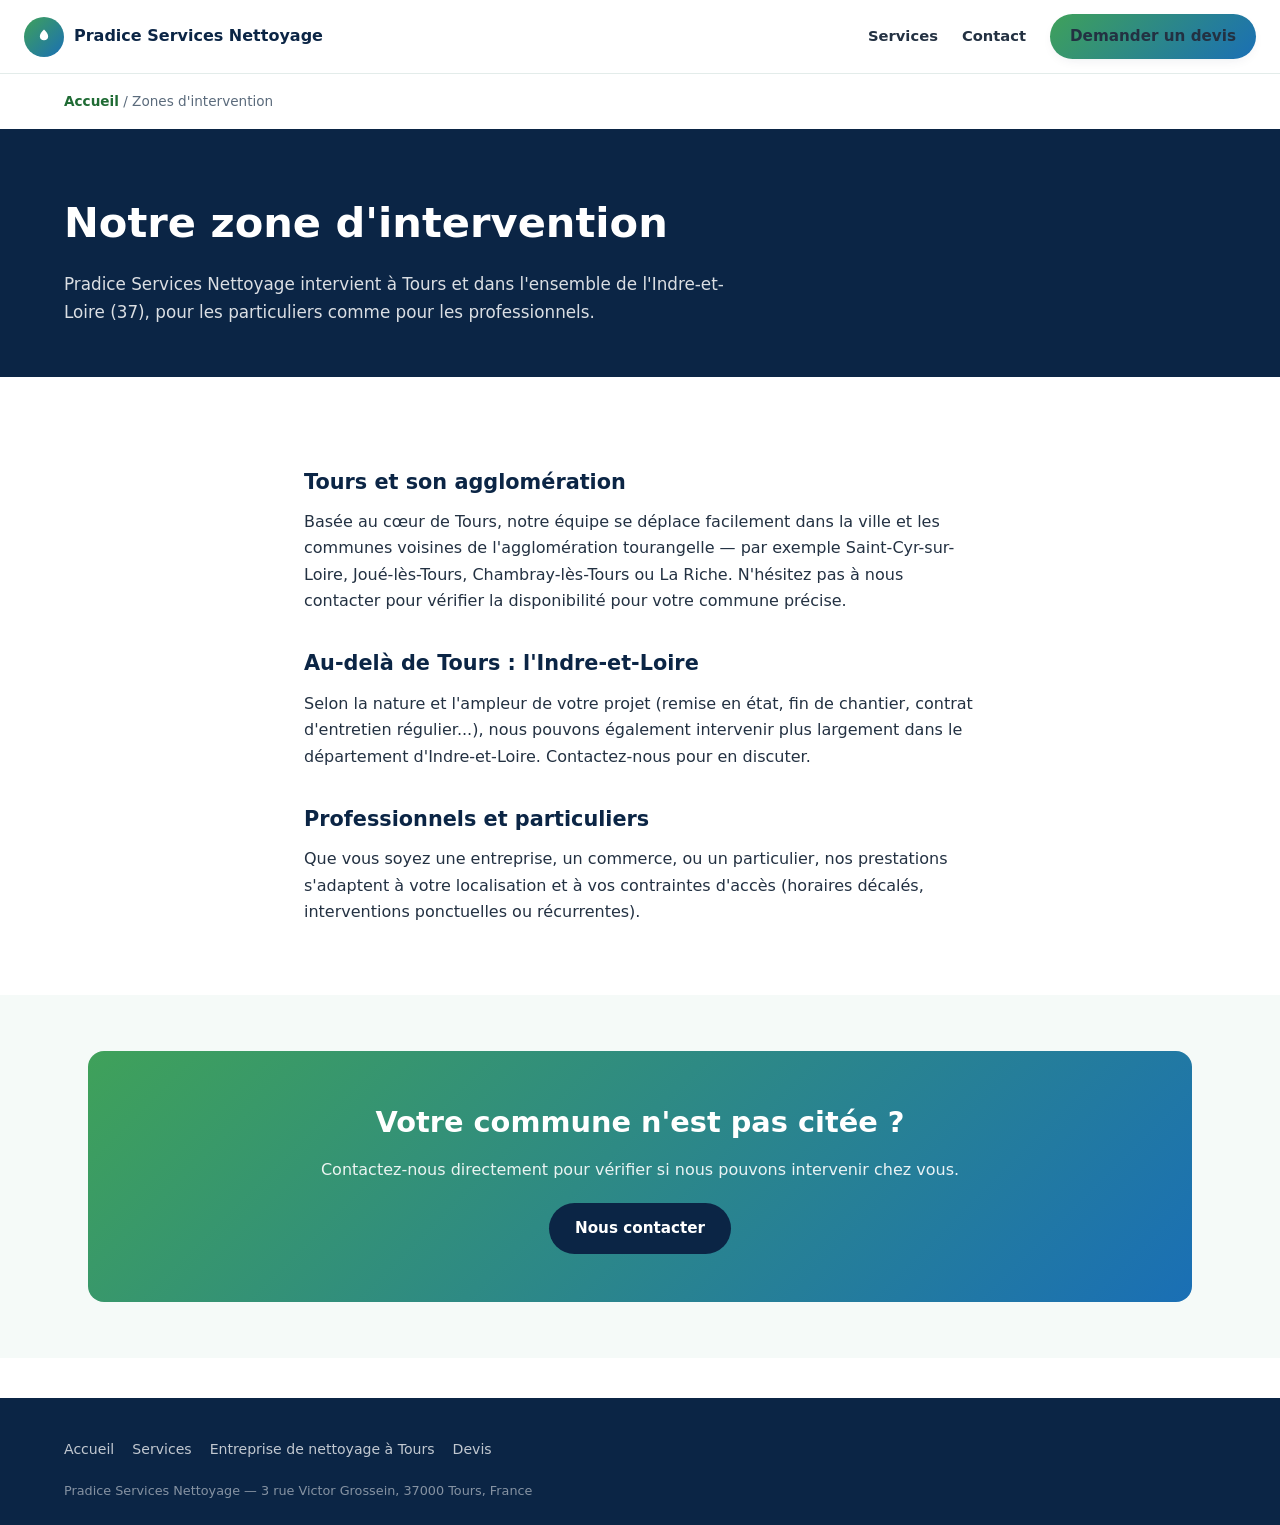
<file: zones-intervention/index.html>
<!doctype html>
<html lang="fr">
<head>
<meta charset="UTF-8">
<meta name="viewport" content="width=device-width, initial-scale=1.0">
<meta http-equiv="Content-Security-Policy" content="default-src 'self'; script-src 'self' 'unsafe-inline'; style-src 'self' 'unsafe-inline'; img-src 'self' data: https:; connect-src 'self'; font-src 'self' data:; object-src 'none'; base-uri 'self'; form-action 'self';">
<meta name="referrer" content="strict-origin-when-cross-origin">
<meta name="robots" content="index, follow">
<link rel="icon" href="/favicon.svg" type="image/svg+xml">
<link rel="apple-touch-icon" href="/apple-touch-icon.png">

<title>Zones d'intervention | Pradice Services Nettoyage</title>
<meta name="description" content="Pradice Services Nettoyage intervient à Tours et dans l'Indre-et-Loire (37), pour les particuliers et les professionnels. Découvrez notre zone de service.">
<link rel="canonical" href="https://pradiceservicesnettoyage.fr/zones-intervention/">
<meta property="og:type" content="website">
<meta property="og:site_name" content="Pradice Services Nettoyage">
<meta property="og:title" content="Zones d'intervention | Pradice Services Nettoyage">
<meta property="og:description" content="Pradice Services Nettoyage intervient à Tours et dans l'Indre-et-Loire (37).">
<meta property="og:url" content="https://pradiceservicesnettoyage.fr/zones-intervention/">
<meta name="twitter:card" content="summary_large_image">

<link rel="stylesheet" href="/assets-seo.css">

<script type="application/ld+json">
{
  "@context": "https://schema.org",
  "@type": "BreadcrumbList",
  "itemListElement": [
    { "@type": "ListItem", "position": 1, "name": "Accueil", "item": "https://pradiceservicesnettoyage.fr/" },
    { "@type": "ListItem", "position": 2, "name": "Zones d'intervention", "item": "https://pradiceservicesnettoyage.fr/zones-intervention/" }
  ]
}
</script>
</head>
<body>

<header class="seo-header">
  <div class="seo-header-inner">
    <a href="/" class="seo-brand">
      <span class="seo-logo"><svg width="20" height="20" viewBox="0 0 24 24" fill="none"><path d="M12 3c-3 3-5 5.5-5 8.5A5 5 0 0 0 12 16a5 5 0 0 0 5-4.5c0-3-2-5.5-5-8.5Z" fill="#fff"/></svg></span>
      Pradice Services Nettoyage
    </a>
    <nav class="seo-nav">
      <a href="/services/">Services</a>
      <a href="/#/contact">Contact</a>
      <a href="/#/devis" class="btn btn-primary" style="padding:10px 20px">Demander un devis</a>
    </nav>
  </div>
</header>

<div class="container">
  <nav class="breadcrumb"><a href="/">Accueil</a> / Zones d'intervention</nav>
</div>

<section class="seo-hero">
  <div class="container">
    <h1>Notre zone d'intervention</h1>
    <p>Pradice Services Nettoyage intervient à Tours et dans l'ensemble de l'Indre-et-Loire (37), pour les particuliers comme pour les professionnels.</p>
  </div>
</section>

<section class="seo-section">
  <div class="container prose">
    <h2>Tours et son agglomération</h2>
    <p>Basée au cœur de Tours, notre équipe se déplace facilement dans la ville et les communes voisines de l'agglomération tourangelle — par exemple Saint-Cyr-sur-Loire, Joué-lès-Tours, Chambray-lès-Tours ou La Riche. N'hésitez pas à nous contacter pour vérifier la disponibilité pour votre commune précise.</p>

    <h2>Au-delà de Tours : l'Indre-et-Loire</h2>
    <p>Selon la nature et l'ampleur de votre projet (remise en état, fin de chantier, contrat d'entretien régulier...), nous pouvons également intervenir plus largement dans le département d'Indre-et-Loire. Contactez-nous pour en discuter.</p>

    <h2>Professionnels et particuliers</h2>
    <p>Que vous soyez une entreprise, un commerce, ou un particulier, nos prestations s'adaptent à votre localisation et à vos contraintes d'accès (horaires décalés, interventions ponctuelles ou récurrentes).</p>
  </div>
</section>

<section class="seo-section alt">
  <div class="container">
    <div class="seo-cta">
      <h2>Votre commune n'est pas citée ?</h2>
      <p>Contactez-nous directement pour vérifier si nous pouvons intervenir chez vous.</p>
      <a href="/#/contact" class="btn btn-dark">Nous contacter</a>
    </div>
  </div>
</section>

<footer class="seo-footer">
  <div class="container">
    <div class="seo-footer-links">
      <a href="/">Accueil</a>
      <a href="/services/">Services</a>
      <a href="/entreprise-nettoyage-tours/">Entreprise de nettoyage à Tours</a>
      <a href="/#/devis">Devis</a>
    </div>
    <small>Pradice Services Nettoyage — 3 rue Victor Grossein, 37000 Tours, France</small>
  </div>
</footer>

</body>
</html>
</file>
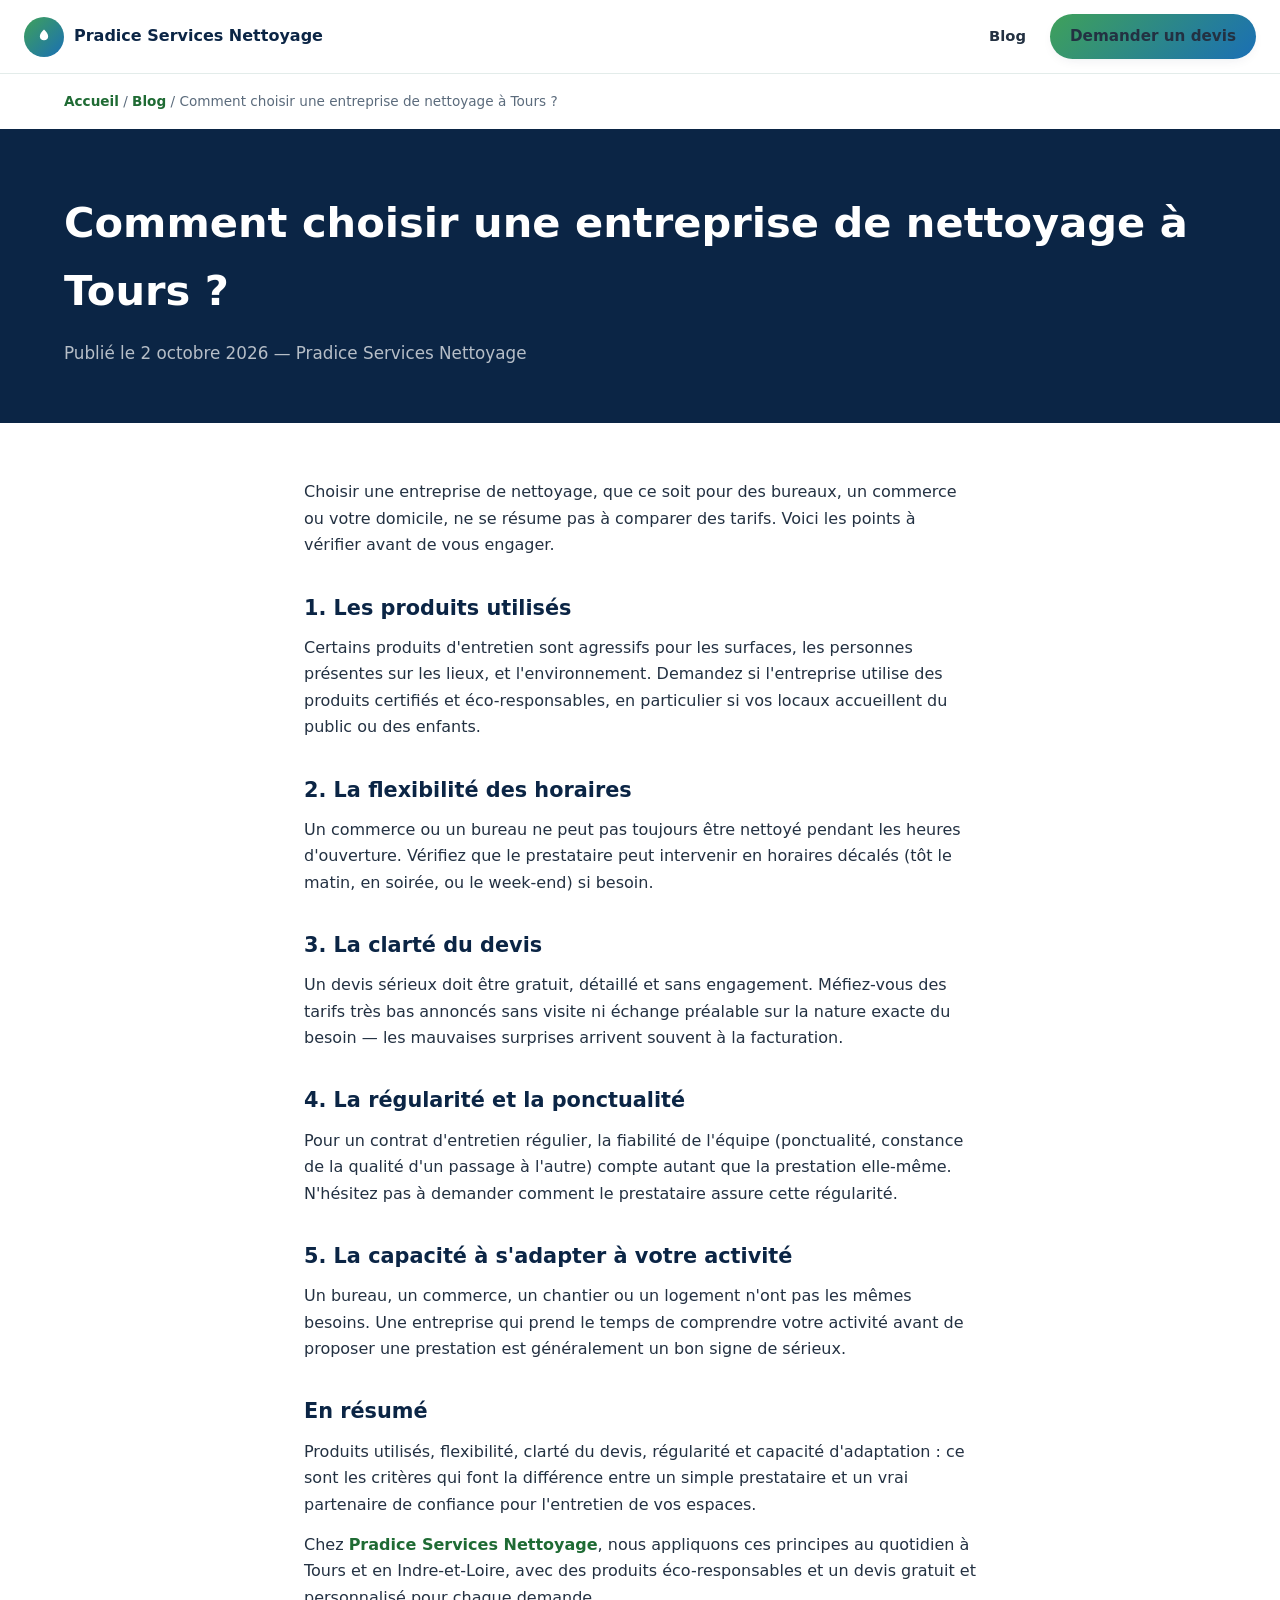
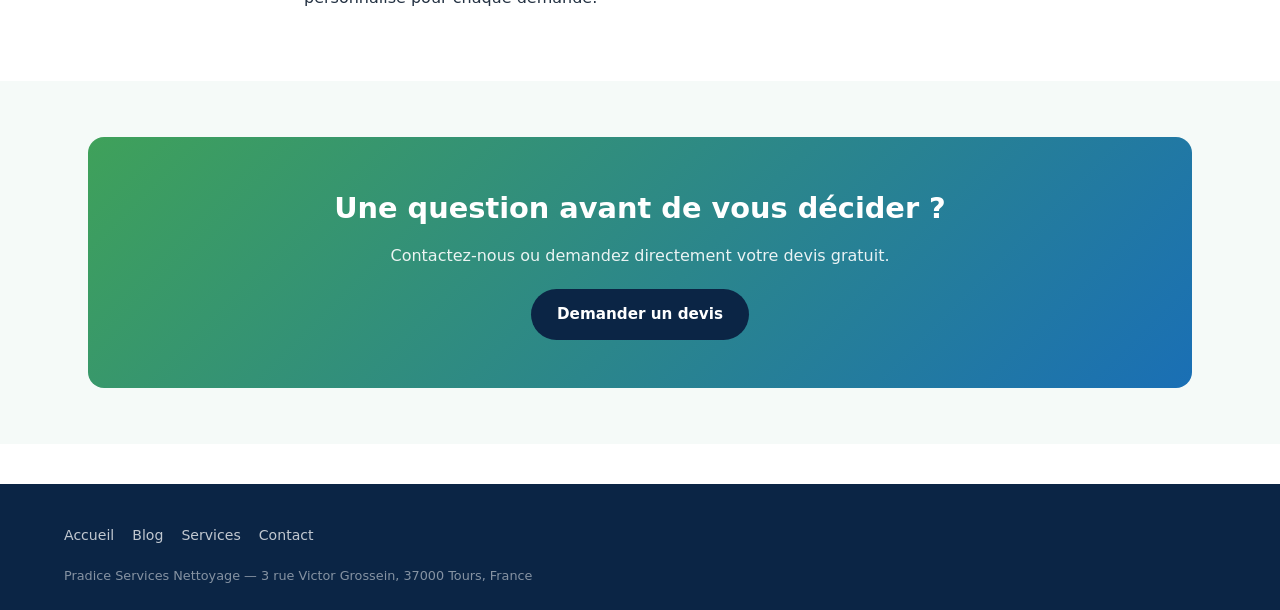
<file: blog/comment-choisir-entreprise-nettoyage-tours/index.html>
<!doctype html>
<html lang="fr">
<head>
<meta charset="UTF-8">
<meta name="viewport" content="width=device-width, initial-scale=1.0">
<meta http-equiv="Content-Security-Policy" content="default-src 'self'; script-src 'self' 'unsafe-inline'; style-src 'self' 'unsafe-inline'; img-src 'self' data: https:; connect-src 'self'; font-src 'self' data:; object-src 'none'; base-uri 'self'; form-action 'self';">
<meta name="referrer" content="strict-origin-when-cross-origin">
<meta name="robots" content="index, follow">
<link rel="icon" href="/favicon.svg" type="image/svg+xml">
<link rel="apple-touch-icon" href="/apple-touch-icon.png">

<title>Comment choisir une entreprise de nettoyage à Tours ? | Pradice Services Nettoyage</title>
<meta name="description" content="Les critères essentiels pour bien choisir votre entreprise de nettoyage à Tours : produits utilisés, flexibilité, devis, fiabilité. Nos conseils pratiques.">
<link rel="canonical" href="https://pradiceservicesnettoyage.fr/blog/comment-choisir-entreprise-nettoyage-tours/">
<meta property="og:type" content="article">
<meta property="og:site_name" content="Pradice Services Nettoyage">
<meta property="og:title" content="Comment choisir une entreprise de nettoyage à Tours ?">
<meta property="og:description" content="Les critères essentiels pour bien choisir votre entreprise de nettoyage à Tours.">
<meta property="og:url" content="https://pradiceservicesnettoyage.fr/blog/comment-choisir-entreprise-nettoyage-tours/">
<meta name="twitter:card" content="summary_large_image">

<link rel="stylesheet" href="/assets-seo.css">

<script type="application/ld+json">
{
  "@context": "https://schema.org",
  "@type": "Article",
  "headline": "Comment choisir une entreprise de nettoyage à Tours ?",
  "description": "Les critères essentiels pour bien choisir votre entreprise de nettoyage à Tours.",
  "author": { "@type": "Organization", "name": "Pradice Services Nettoyage" },
  "publisher": { "@type": "Organization", "name": "Pradice Services Nettoyage" },
  "datePublished": "2026-10-02",
  "dateModified": "2026-10-02",
  "mainEntityOfPage": "https://pradiceservicesnettoyage.fr/blog/comment-choisir-entreprise-nettoyage-tours/"
}
</script>
<script type="application/ld+json">
{
  "@context": "https://schema.org",
  "@type": "BreadcrumbList",
  "itemListElement": [
    { "@type": "ListItem", "position": 1, "name": "Accueil", "item": "https://pradiceservicesnettoyage.fr/" },
    { "@type": "ListItem", "position": 2, "name": "Blog", "item": "https://pradiceservicesnettoyage.fr/blog/" },
    { "@type": "ListItem", "position": 3, "name": "Comment choisir une entreprise de nettoyage à Tours ?", "item": "https://pradiceservicesnettoyage.fr/blog/comment-choisir-entreprise-nettoyage-tours/" }
  ]
}
</script>
</head>
<body>

<header class="seo-header">
  <div class="seo-header-inner">
    <a href="/" class="seo-brand">
      <span class="seo-logo"><svg width="20" height="20" viewBox="0 0 24 24" fill="none"><path d="M12 3c-3 3-5 5.5-5 8.5A5 5 0 0 0 12 16a5 5 0 0 0 5-4.5c0-3-2-5.5-5-8.5Z" fill="#fff"/></svg></span>
      Pradice Services Nettoyage
    </a>
    <nav class="seo-nav">
      <a href="/blog/">Blog</a>
      <a href="/#/devis" class="btn btn-primary" style="padding:10px 20px">Demander un devis</a>
    </nav>
  </div>
</header>

<div class="container">
  <nav class="breadcrumb"><a href="/">Accueil</a> / <a href="/blog/">Blog</a> / Comment choisir une entreprise de nettoyage à Tours ?</nav>
</div>

<section class="seo-hero">
  <div class="container">
    <h1>Comment choisir une entreprise de nettoyage à Tours ?</h1>
    <p class="article-meta" style="color:rgba(255,255,255,.7)">Publié le 2 octobre 2026 — Pradice Services Nettoyage</p>
  </div>
</section>

<section class="seo-section">
  <div class="container prose">
    <p>Choisir une entreprise de nettoyage, que ce soit pour des bureaux, un commerce ou votre domicile, ne se résume pas à comparer des tarifs. Voici les points à vérifier avant de vous engager.</p>

    <h2>1. Les produits utilisés</h2>
    <p>Certains produits d'entretien sont agressifs pour les surfaces, les personnes présentes sur les lieux, et l'environnement. Demandez si l'entreprise utilise des produits certifiés et éco-responsables, en particulier si vos locaux accueillent du public ou des enfants.</p>

    <h2>2. La flexibilité des horaires</h2>
    <p>Un commerce ou un bureau ne peut pas toujours être nettoyé pendant les heures d'ouverture. Vérifiez que le prestataire peut intervenir en horaires décalés (tôt le matin, en soirée, ou le week-end) si besoin.</p>

    <h2>3. La clarté du devis</h2>
    <p>Un devis sérieux doit être gratuit, détaillé et sans engagement. Méfiez-vous des tarifs très bas annoncés sans visite ni échange préalable sur la nature exacte du besoin — les mauvaises surprises arrivent souvent à la facturation.</p>

    <h2>4. La régularité et la ponctualité</h2>
    <p>Pour un contrat d'entretien régulier, la fiabilité de l'équipe (ponctualité, constance de la qualité d'un passage à l'autre) compte autant que la prestation elle-même. N'hésitez pas à demander comment le prestataire assure cette régularité.</p>

    <h2>5. La capacité à s'adapter à votre activité</h2>
    <p>Un bureau, un commerce, un chantier ou un logement n'ont pas les mêmes besoins. Une entreprise qui prend le temps de comprendre votre activité avant de proposer une prestation est généralement un bon signe de sérieux.</p>

    <h2>En résumé</h2>
    <p>Produits utilisés, flexibilité, clarté du devis, régularité et capacité d'adaptation : ce sont les critères qui font la différence entre un simple prestataire et un vrai partenaire de confiance pour l'entretien de vos espaces.</p>
    <p>Chez <a href="/entreprise-nettoyage-tours/" style="color:var(--green-1);font-weight:700">Pradice Services Nettoyage</a>, nous appliquons ces principes au quotidien à Tours et en Indre-et-Loire, avec des produits éco-responsables et un devis gratuit et personnalisé pour chaque demande.</p>
  </div>
</section>

<section class="seo-section alt">
  <div class="container">
    <div class="seo-cta">
      <h2>Une question avant de vous décider ?</h2>
      <p>Contactez-nous ou demandez directement votre devis gratuit.</p>
      <a href="/#/devis" class="btn btn-dark">Demander un devis</a>
    </div>
  </div>
</section>

<footer class="seo-footer">
  <div class="container">
    <div class="seo-footer-links">
      <a href="/">Accueil</a>
      <a href="/blog/">Blog</a>
      <a href="/services/">Services</a>
      <a href="/#/contact">Contact</a>
    </div>
    <small>Pradice Services Nettoyage — 3 rue Victor Grossein, 37000 Tours, France</small>
  </div>
</footer>

</body>
</html>
</file>
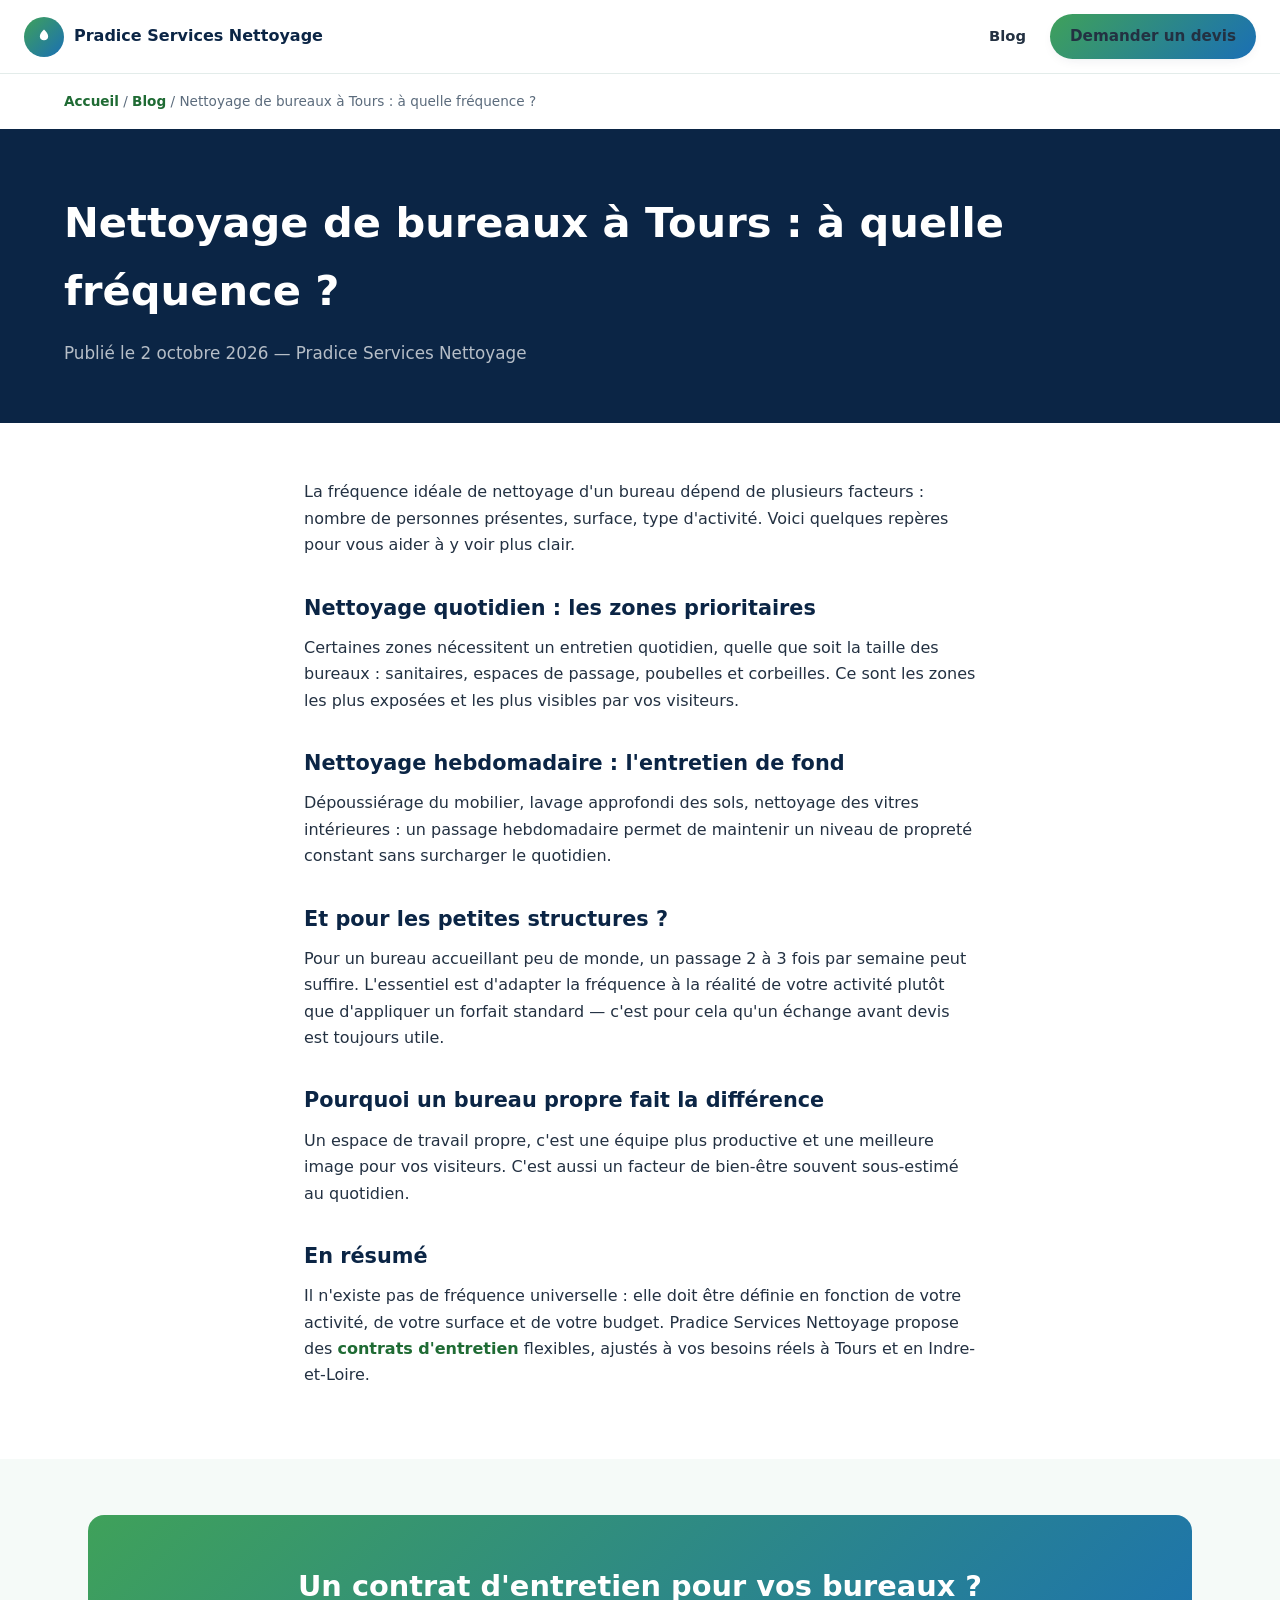
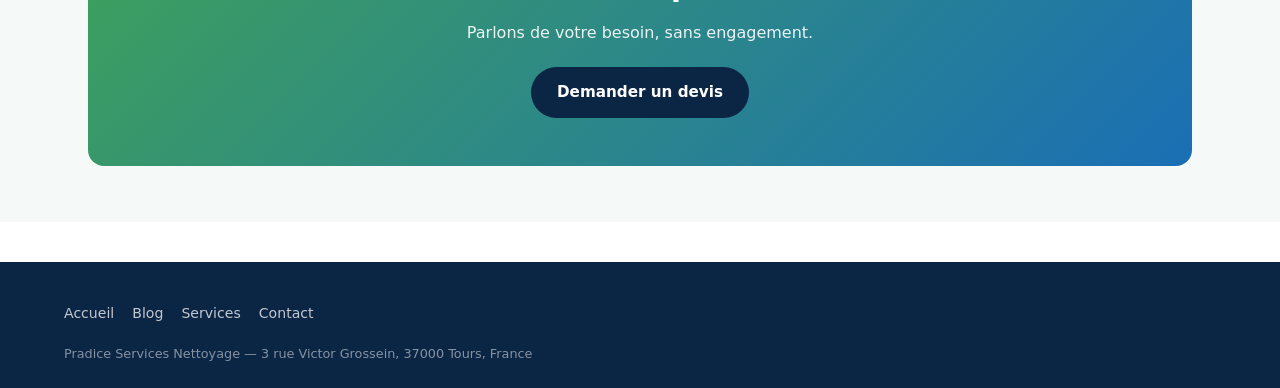
<file: blog/entretien-bureaux-tours/index.html>
<!doctype html>
<html lang="fr">
<head>
<meta charset="UTF-8">
<meta name="viewport" content="width=device-width, initial-scale=1.0">
<meta http-equiv="Content-Security-Policy" content="default-src 'self'; script-src 'self' 'unsafe-inline'; style-src 'self' 'unsafe-inline'; img-src 'self' data: https:; connect-src 'self'; font-src 'self' data:; object-src 'none'; base-uri 'self'; form-action 'self';">
<meta name="referrer" content="strict-origin-when-cross-origin">
<meta name="robots" content="index, follow">
<link rel="icon" href="/favicon.svg" type="image/svg+xml">
<link rel="apple-touch-icon" href="/apple-touch-icon.png">

<title>Nettoyage de bureaux à Tours : à quelle fréquence ? | Pradice Services Nettoyage</title>
<meta name="description" content="Quelle fréquence de nettoyage pour des bureaux à Tours ? Nos conseils pour un espace de travail propre, sain et accueillant.">
<link rel="canonical" href="https://pradiceservicesnettoyage.fr/blog/entretien-bureaux-tours/">
<meta property="og:type" content="article">
<meta property="og:site_name" content="Pradice Services Nettoyage">
<meta property="og:title" content="Nettoyage de bureaux à Tours : à quelle fréquence ?">
<meta property="og:description" content="Nos conseils pour un espace de travail propre, sain et accueillant.">
<meta property="og:url" content="https://pradiceservicesnettoyage.fr/blog/entretien-bureaux-tours/">
<meta name="twitter:card" content="summary_large_image">

<link rel="stylesheet" href="/assets-seo.css">

<script type="application/ld+json">
{
  "@context": "https://schema.org",
  "@type": "Article",
  "headline": "Nettoyage de bureaux à Tours : à quelle fréquence ?",
  "description": "Nos conseils pour un espace de travail propre, sain et accueillant.",
  "author": { "@type": "Organization", "name": "Pradice Services Nettoyage" },
  "publisher": { "@type": "Organization", "name": "Pradice Services Nettoyage" },
  "datePublished": "2026-10-02",
  "dateModified": "2026-10-02",
  "mainEntityOfPage": "https://pradiceservicesnettoyage.fr/blog/entretien-bureaux-tours/"
}
</script>
<script type="application/ld+json">
{
  "@context": "https://schema.org",
  "@type": "BreadcrumbList",
  "itemListElement": [
    { "@type": "ListItem", "position": 1, "name": "Accueil", "item": "https://pradiceservicesnettoyage.fr/" },
    { "@type": "ListItem", "position": 2, "name": "Blog", "item": "https://pradiceservicesnettoyage.fr/blog/" },
    { "@type": "ListItem", "position": 3, "name": "Nettoyage de bureaux à Tours : à quelle fréquence ?", "item": "https://pradiceservicesnettoyage.fr/blog/entretien-bureaux-tours/" }
  ]
}
</script>
</head>
<body>

<header class="seo-header">
  <div class="seo-header-inner">
    <a href="/" class="seo-brand">
      <span class="seo-logo"><svg width="20" height="20" viewBox="0 0 24 24" fill="none"><path d="M12 3c-3 3-5 5.5-5 8.5A5 5 0 0 0 12 16a5 5 0 0 0 5-4.5c0-3-2-5.5-5-8.5Z" fill="#fff"/></svg></span>
      Pradice Services Nettoyage
    </a>
    <nav class="seo-nav">
      <a href="/blog/">Blog</a>
      <a href="/#/devis" class="btn btn-primary" style="padding:10px 20px">Demander un devis</a>
    </nav>
  </div>
</header>

<div class="container">
  <nav class="breadcrumb"><a href="/">Accueil</a> / <a href="/blog/">Blog</a> / Nettoyage de bureaux à Tours : à quelle fréquence ?</nav>
</div>

<section class="seo-hero">
  <div class="container">
    <h1>Nettoyage de bureaux à Tours : à quelle fréquence ?</h1>
    <p class="article-meta" style="color:rgba(255,255,255,.7)">Publié le 2 octobre 2026 — Pradice Services Nettoyage</p>
  </div>
</section>

<section class="seo-section">
  <div class="container prose">
    <p>La fréquence idéale de nettoyage d'un bureau dépend de plusieurs facteurs : nombre de personnes présentes, surface, type d'activité. Voici quelques repères pour vous aider à y voir plus clair.</p>

    <h2>Nettoyage quotidien : les zones prioritaires</h2>
    <p>Certaines zones nécessitent un entretien quotidien, quelle que soit la taille des bureaux : sanitaires, espaces de passage, poubelles et corbeilles. Ce sont les zones les plus exposées et les plus visibles par vos visiteurs.</p>

    <h2>Nettoyage hebdomadaire : l'entretien de fond</h2>
    <p>Dépoussiérage du mobilier, lavage approfondi des sols, nettoyage des vitres intérieures : un passage hebdomadaire permet de maintenir un niveau de propreté constant sans surcharger le quotidien.</p>

    <h2>Et pour les petites structures ?</h2>
    <p>Pour un bureau accueillant peu de monde, un passage 2 à 3 fois par semaine peut suffire. L'essentiel est d'adapter la fréquence à la réalité de votre activité plutôt que d'appliquer un forfait standard — c'est pour cela qu'un échange avant devis est toujours utile.</p>

    <h2>Pourquoi un bureau propre fait la différence</h2>
    <p>Un espace de travail propre, c'est une équipe plus productive et une meilleure image pour vos visiteurs. C'est aussi un facteur de bien-être souvent sous-estimé au quotidien.</p>

    <h2>En résumé</h2>
    <p>Il n'existe pas de fréquence universelle : elle doit être définie en fonction de votre activité, de votre surface et de votre budget. Pradice Services Nettoyage propose des <a href="/services/" style="color:var(--green-1);font-weight:700">contrats d'entretien</a> flexibles, ajustés à vos besoins réels à Tours et en Indre-et-Loire.</p>
  </div>
</section>

<section class="seo-section alt">
  <div class="container">
    <div class="seo-cta">
      <h2>Un contrat d'entretien pour vos bureaux ?</h2>
      <p>Parlons de votre besoin, sans engagement.</p>
      <a href="/#/devis" class="btn btn-dark">Demander un devis</a>
    </div>
  </div>
</section>

<footer class="seo-footer">
  <div class="container">
    <div class="seo-footer-links">
      <a href="/">Accueil</a>
      <a href="/blog/">Blog</a>
      <a href="/services/">Services</a>
      <a href="/#/contact">Contact</a>
    </div>
    <small>Pradice Services Nettoyage — 3 rue Victor Grossein, 37000 Tours, France</small>
  </div>
</footer>

</body>
</html>
</file>
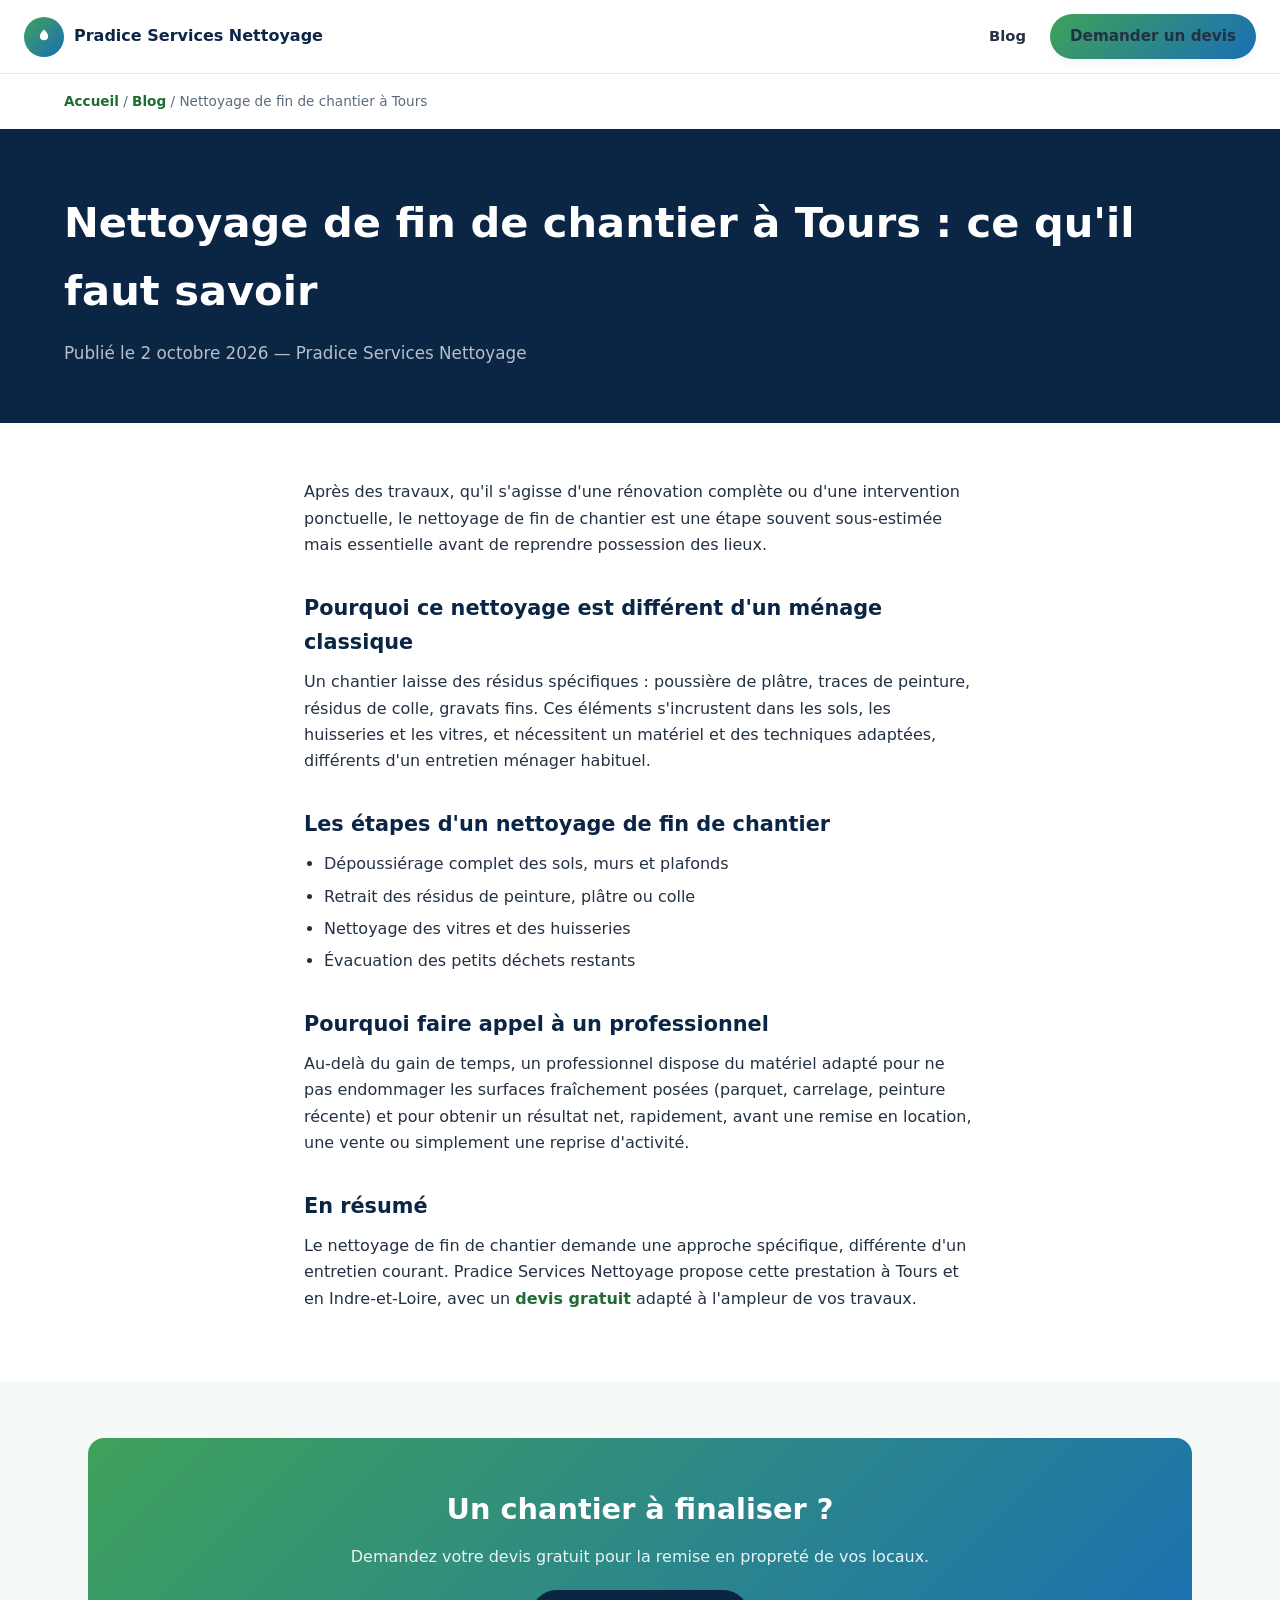
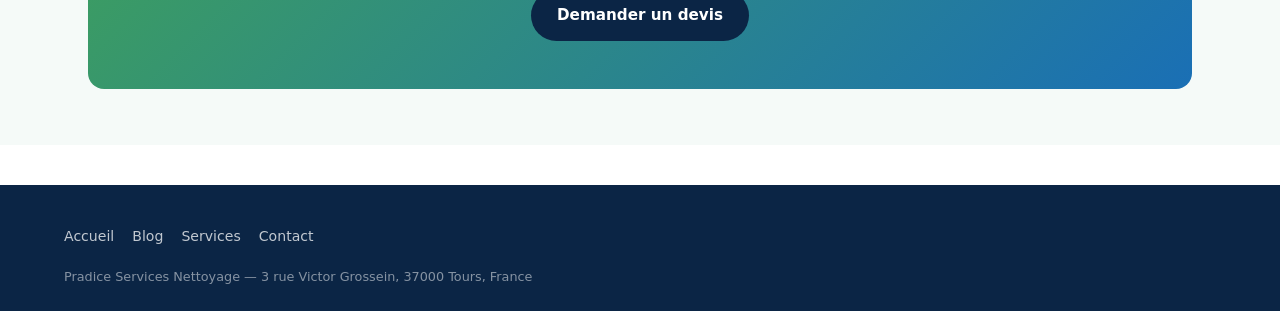
<file: blog/nettoyage-fin-de-chantier-tours/index.html>
<!doctype html>
<html lang="fr">
<head>
<meta charset="UTF-8">
<meta name="viewport" content="width=device-width, initial-scale=1.0">
<meta http-equiv="Content-Security-Policy" content="default-src 'self'; script-src 'self' 'unsafe-inline'; style-src 'self' 'unsafe-inline'; img-src 'self' data: https:; connect-src 'self'; font-src 'self' data:; object-src 'none'; base-uri 'self'; form-action 'self';">
<meta name="referrer" content="strict-origin-when-cross-origin">
<meta name="robots" content="index, follow">
<link rel="icon" href="/favicon.svg" type="image/svg+xml">
<link rel="apple-touch-icon" href="/apple-touch-icon.png">

<title>Nettoyage de fin de chantier à Tours : ce qu'il faut savoir | Pradice Services Nettoyage</title>
<meta name="description" content="Pourquoi faire appel à un professionnel pour le nettoyage de fin de chantier à Tours ? Étapes, enjeux et conseils pratiques.">
<link rel="canonical" href="https://pradiceservicesnettoyage.fr/blog/nettoyage-fin-de-chantier-tours/">
<meta property="og:type" content="article">
<meta property="og:site_name" content="Pradice Services Nettoyage">
<meta property="og:title" content="Nettoyage de fin de chantier à Tours : ce qu'il faut savoir">
<meta property="og:description" content="Étapes, enjeux et conseils pratiques pour le nettoyage de fin de chantier.">
<meta property="og:url" content="https://pradiceservicesnettoyage.fr/blog/nettoyage-fin-de-chantier-tours/">
<meta name="twitter:card" content="summary_large_image">

<link rel="stylesheet" href="/assets-seo.css">

<script type="application/ld+json">
{
  "@context": "https://schema.org",
  "@type": "Article",
  "headline": "Nettoyage de fin de chantier à Tours : ce qu'il faut savoir",
  "description": "Étapes, enjeux et conseils pratiques pour le nettoyage de fin de chantier.",
  "author": { "@type": "Organization", "name": "Pradice Services Nettoyage" },
  "publisher": { "@type": "Organization", "name": "Pradice Services Nettoyage" },
  "datePublished": "2026-10-02",
  "dateModified": "2026-10-02",
  "mainEntityOfPage": "https://pradiceservicesnettoyage.fr/blog/nettoyage-fin-de-chantier-tours/"
}
</script>
<script type="application/ld+json">
{
  "@context": "https://schema.org",
  "@type": "BreadcrumbList",
  "itemListElement": [
    { "@type": "ListItem", "position": 1, "name": "Accueil", "item": "https://pradiceservicesnettoyage.fr/" },
    { "@type": "ListItem", "position": 2, "name": "Blog", "item": "https://pradiceservicesnettoyage.fr/blog/" },
    { "@type": "ListItem", "position": 3, "name": "Nettoyage de fin de chantier à Tours : ce qu'il faut savoir", "item": "https://pradiceservicesnettoyage.fr/blog/nettoyage-fin-de-chantier-tours/" }
  ]
}
</script>
</head>
<body>

<header class="seo-header">
  <div class="seo-header-inner">
    <a href="/" class="seo-brand">
      <span class="seo-logo"><svg width="20" height="20" viewBox="0 0 24 24" fill="none"><path d="M12 3c-3 3-5 5.5-5 8.5A5 5 0 0 0 12 16a5 5 0 0 0 5-4.5c0-3-2-5.5-5-8.5Z" fill="#fff"/></svg></span>
      Pradice Services Nettoyage
    </a>
    <nav class="seo-nav">
      <a href="/blog/">Blog</a>
      <a href="/#/devis" class="btn btn-primary" style="padding:10px 20px">Demander un devis</a>
    </nav>
  </div>
</header>

<div class="container">
  <nav class="breadcrumb"><a href="/">Accueil</a> / <a href="/blog/">Blog</a> / Nettoyage de fin de chantier à Tours</nav>
</div>

<section class="seo-hero">
  <div class="container">
    <h1>Nettoyage de fin de chantier à Tours : ce qu'il faut savoir</h1>
    <p class="article-meta" style="color:rgba(255,255,255,.7)">Publié le 2 octobre 2026 — Pradice Services Nettoyage</p>
  </div>
</section>

<section class="seo-section">
  <div class="container prose">
    <p>Après des travaux, qu'il s'agisse d'une rénovation complète ou d'une intervention ponctuelle, le nettoyage de fin de chantier est une étape souvent sous-estimée mais essentielle avant de reprendre possession des lieux.</p>

    <h2>Pourquoi ce nettoyage est différent d'un ménage classique</h2>
    <p>Un chantier laisse des résidus spécifiques : poussière de plâtre, traces de peinture, résidus de colle, gravats fins. Ces éléments s'incrustent dans les sols, les huisseries et les vitres, et nécessitent un matériel et des techniques adaptées, différents d'un entretien ménager habituel.</p>

    <h2>Les étapes d'un nettoyage de fin de chantier</h2>
    <ul>
      <li>Dépoussiérage complet des sols, murs et plafonds</li>
      <li>Retrait des résidus de peinture, plâtre ou colle</li>
      <li>Nettoyage des vitres et des huisseries</li>
      <li>Évacuation des petits déchets restants</li>
    </ul>

    <h2>Pourquoi faire appel à un professionnel</h2>
    <p>Au-delà du gain de temps, un professionnel dispose du matériel adapté pour ne pas endommager les surfaces fraîchement posées (parquet, carrelage, peinture récente) et pour obtenir un résultat net, rapidement, avant une remise en location, une vente ou simplement une reprise d'activité.</p>

    <h2>En résumé</h2>
    <p>Le nettoyage de fin de chantier demande une approche spécifique, différente d'un entretien courant. Pradice Services Nettoyage propose cette prestation à Tours et en Indre-et-Loire, avec un <a href="/#/devis" style="color:var(--green-1);font-weight:700">devis gratuit</a> adapté à l'ampleur de vos travaux.</p>
  </div>
</section>

<section class="seo-section alt">
  <div class="container">
    <div class="seo-cta">
      <h2>Un chantier à finaliser ?</h2>
      <p>Demandez votre devis gratuit pour la remise en propreté de vos locaux.</p>
      <a href="/#/devis" class="btn btn-dark">Demander un devis</a>
    </div>
  </div>
</section>

<footer class="seo-footer">
  <div class="container">
    <div class="seo-footer-links">
      <a href="/">Accueil</a>
      <a href="/blog/">Blog</a>
      <a href="/services/">Services</a>
      <a href="/#/contact">Contact</a>
    </div>
    <small>Pradice Services Nettoyage — 3 rue Victor Grossein, 37000 Tours, France</small>
  </div>
</footer>

</body>
</html>
</file>
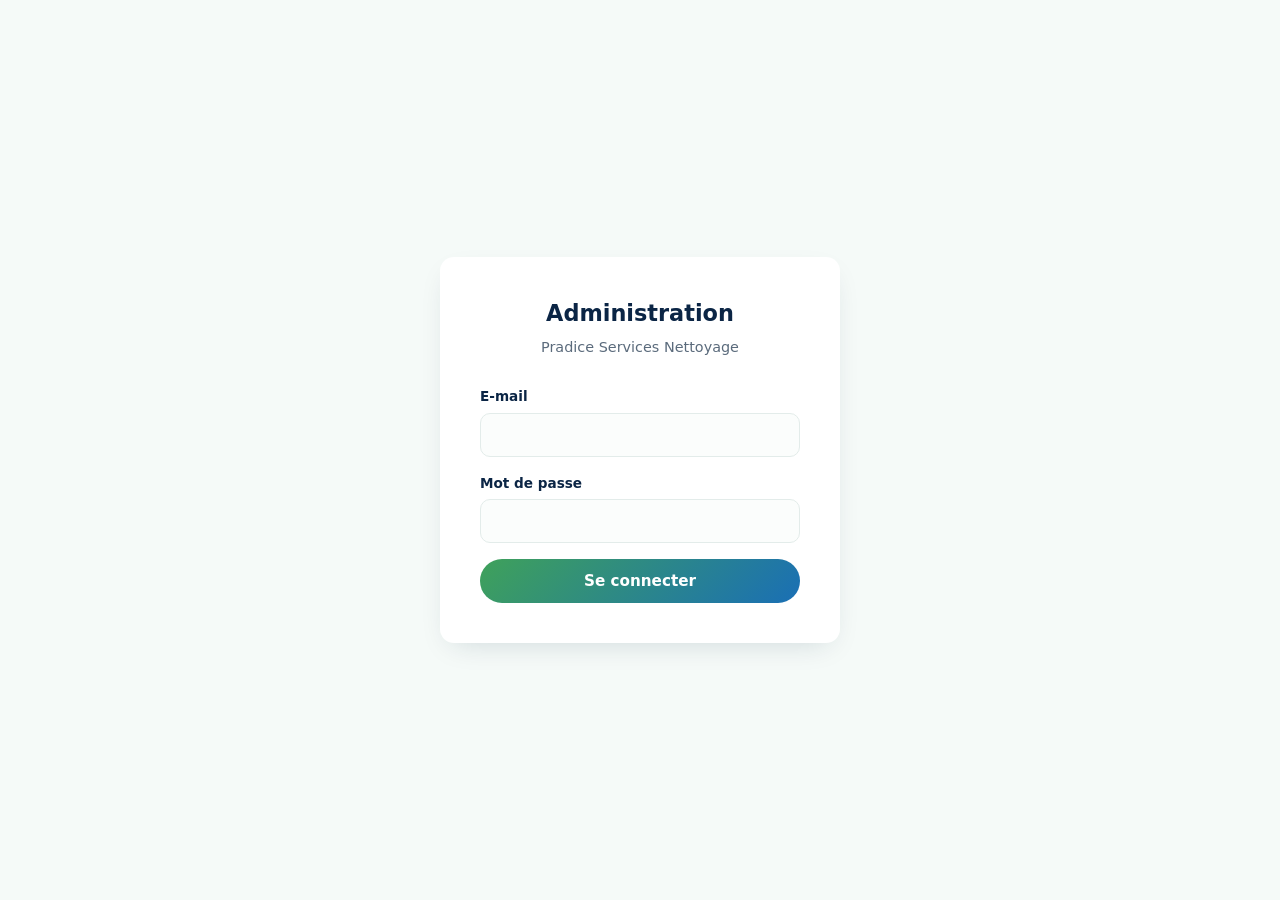
<file: admin.html>
<!doctype html>
<html lang="fr">
<head>
<meta charset="UTF-8">
<meta name="viewport" content="width=device-width, initial-scale=1.0">
<meta name="robots" content="noindex, nofollow">
<meta http-equiv="Content-Security-Policy" content="default-src 'self'; script-src 'self' 'unsafe-inline'; style-src 'self' 'unsafe-inline'; img-src 'self' data: https:; connect-src 'self' https://*.supabase.co; object-src 'none'; base-uri 'self'; form-action 'self';">
<meta name="referrer" content="strict-origin-when-cross-origin">
<title>Administration — Pradice Services Nettoyage</title>
<style>
*,*::before,*::after{box-sizing:border-box;margin:0;padding:0}
:root{
  --green-1:#1f6b34; --green-2:#3fa15a; --green-3:#e9f7ef;
  --blue-1:#0d3b66; --blue-2:#1a6fb5; --blue-3:#eaf5fc;
  --navy:#0b2545; --text:#233142; --text-light:#5b6b7c;
  --bg:#f5faf8; --border:#e3ecea; --danger:#c0392b; --danger-bg:#fdecea;
  --shadow:0 10px 30px -12px rgba(11,37,69,.18); --shadow-sm:0 4px 14px -6px rgba(11,37,69,.12);
  --radius:14px; --radius-sm:9px;
  --grad-brand:linear-gradient(135deg,var(--green-2),var(--blue-2));
  --ff:'Segoe UI',system-ui,-apple-system,'Helvetica Neue',Arial,sans-serif;
}
body{font-family:var(--ff);color:var(--text);background:var(--bg);line-height:1.5}
a{color:inherit;text-decoration:none}
button{font-family:inherit;cursor:pointer;border:none}
input,textarea,select{font-family:inherit;font-size:.95rem}
h1,h2,h3{color:var(--navy)}
.hidden{display:none!important}

/* LOGIN */
.login-screen{min-height:100vh;display:flex;align-items:center;justify-content:center;padding:24px}
.login-card{background:#fff;border-radius:var(--radius);box-shadow:var(--shadow);padding:40px;max-width:400px;width:100%}
.login-card h1{font-size:1.4rem;margin-bottom:6px;text-align:center}
.login-card p.sub{text-align:center;color:var(--text-light);font-size:.9rem;margin-bottom:28px}
.field{display:flex;flex-direction:column;gap:6px;margin-bottom:16px}
.field label{font-weight:700;font-size:.85rem;color:var(--navy)}
.field input,.field textarea,.field select{padding:12px 14px;border:1.5px solid var(--border);border-radius:10px;background:#fbfdfc}
.field input:focus,.field textarea:focus,.field select:focus{outline:none;border-color:var(--green-2);box-shadow:0 0 0 4px var(--green-3)}
.field textarea{resize:vertical;min-height:90px}
.btn{display:inline-flex;align-items:center;justify-content:center;gap:8px;padding:13px 22px;border-radius:999px;font-weight:700;font-size:.95rem;transition:.2s;width:100%}
.btn-primary{background:var(--grad-brand);color:#fff}
.btn-primary:hover{filter:brightness(1.05)}
.btn-secondary{background:#fff;color:var(--navy);border:2px solid var(--border);width:auto}
.btn-danger{background:var(--danger-bg);color:var(--danger);width:auto}
.btn-sm{padding:8px 16px;font-size:.85rem;width:auto}
.error-msg{background:var(--danger-bg);color:var(--danger);padding:12px 16px;border-radius:10px;font-size:.85rem;margin-bottom:16px}
.success-msg{background:var(--green-3);color:var(--green-1);padding:12px 16px;border-radius:10px;font-size:.85rem;margin-bottom:16px}
.config-warning{background:#fff6e0;color:#8a6100;padding:16px;border-radius:10px;font-size:.85rem;margin-bottom:20px;border:1px solid #f0d98c}

/* SHELL */
.shell{display:none;min-height:100vh}
.shell.active{display:flex}
.sidebar{width:240px;flex-shrink:0;background:var(--navy);color:#fff;padding:24px 16px;position:sticky;top:0;height:100vh;overflow-y:auto}
.sidebar h2{color:#fff;font-size:1.05rem;margin-bottom:24px;padding:0 8px}
.sidebar nav button{display:flex;align-items:center;gap:10px;width:100%;text-align:left;padding:12px 12px;border-radius:10px;color:rgba(255,255,255,.75);font-weight:600;font-size:.9rem;margin-bottom:4px;background:none}
.sidebar nav button:hover{background:rgba(255,255,255,.08);color:#fff}
.sidebar nav button.active{background:var(--grad-brand);color:#fff}
.sidebar .logout{margin-top:24px;width:100%;padding:10px;border-radius:10px;background:rgba(255,255,255,.1);color:#fff;font-size:.85rem}
.main{flex:1;padding:32px 40px;max-width:960px}
.main h1{font-size:1.6rem;margin-bottom:4px}
.main p.sub{color:var(--text-light);margin-bottom:28px}
.panel{display:none}
.panel.active{display:block}
.card{background:#fff;border:1px solid var(--border);border-radius:var(--radius);padding:28px;margin-bottom:24px;box-shadow:var(--shadow-sm)}
.card h3{font-size:1.05rem;margin-bottom:18px}
.grid-2{display:grid;grid-template-columns:1fr 1fr;gap:16px}
.grid-3{display:grid;grid-template-columns:1fr 1fr 1fr;gap:16px}
.full{grid-column:1/-1}
.logo-preview{width:80px;height:80px;border-radius:50%;background:var(--grad-brand);display:flex;align-items:center;justify-content:center;color:#fff;overflow:hidden;margin-bottom:12px}
.logo-preview img{width:100%;height:100%;object-fit:cover}
.upload-row{display:flex;align-items:center;gap:14px;flex-wrap:wrap}
.value-row{display:grid;grid-template-columns:70px 1fr 2fr auto;gap:10px;align-items:center;margin-bottom:10px}
.value-row input{width:100%}

/* SERVICES LIST */
.svc-row{display:flex;align-items:center;gap:14px;padding:14px;border:1px solid var(--border);border-radius:12px;margin-bottom:10px;background:#fff}
.svc-row .thumb{width:56px;height:56px;border-radius:10px;background:var(--grad-brand);flex-shrink:0;overflow:hidden;display:flex;align-items:center;justify-content:center;color:#fff;font-weight:800}
.svc-row .thumb img{width:100%;height:100%;object-fit:cover}
.svc-row .info{flex:1;min-width:0}
.svc-row .info h4{font-size:.95rem;color:var(--navy)}
.svc-row .info span{font-size:.78rem;color:var(--text-light)}
.svc-row .actions{display:flex;gap:8px}
.badge{font-size:.7rem;font-weight:800;padding:3px 10px;border-radius:999px;text-transform:uppercase}
.badge-pro{background:var(--blue-3);color:var(--blue-2)}
.badge-particulier{background:var(--green-3);color:var(--green-1)}

/* MODAL */
.modal-overlay{position:fixed;inset:0;background:rgba(11,37,69,.5);display:none;align-items:center;justify-content:center;z-index:300;padding:20px}
.modal-overlay.active{display:flex}
.modal{background:#fff;border-radius:var(--radius);padding:32px;max-width:640px;width:100%;max-height:88vh;overflow-y:auto}
.modal h3{margin-bottom:18px}
.modal-actions{display:flex;justify-content:flex-end;gap:10px;margin-top:20px}
.includes-list{display:flex;flex-direction:column;gap:8px;margin-bottom:10px}
.includes-list .inc-row{display:flex;gap:8px}
.includes-list .inc-row input{flex:1}
.tag-remove{color:var(--danger);font-weight:800;padding:0 10px}

/* LEADS TABLE */
.leads-tabs{display:flex;gap:8px;margin-bottom:16px;flex-wrap:wrap}
.leads-tab{background:#fff;border:1.5px solid var(--border);color:var(--text-light);font-weight:700;font-size:.85rem;padding:9px 16px;border-radius:999px;display:flex;align-items:center;gap:7px;transition:.2s}
.leads-tab:hover{border-color:var(--green-2);color:var(--navy)}
.leads-tab.active{background:var(--grad-brand);border-color:transparent;color:#fff}
.leads-tab-count{background:rgba(11,37,69,.08);color:inherit;font-size:.72rem;font-weight:800;padding:1px 8px;border-radius:999px}
.leads-tab.active .leads-tab-count{background:rgba(255,255,255,.25)}
.leads-table{width:100%;border-collapse:collapse}
.leads-table th,.leads-table td{text-align:left;padding:12px 10px;border-bottom:1px solid var(--border);font-size:.87rem;vertical-align:top}
.leads-table th{color:var(--text-light);font-size:.78rem;text-transform:uppercase}
.status-pill{font-size:.72rem;font-weight:700;padding:3px 10px;border-radius:999px}
.status-nouveau{background:#fdecea;color:var(--danger)}
.status-traité{background:var(--green-3);color:var(--green-1)}
.status-archivé{background:#eee;color:#777}
.lead-payload{font-size:.78rem;color:var(--text-light);max-width:340px}

@media (max-width:900px){
  .shell.active{flex-direction:column}
  .sidebar{width:100%;height:auto;position:static;display:flex;align-items:center;gap:8px;overflow-x:auto;padding:14px}
  .sidebar h2{display:none}
  .sidebar nav{display:flex;gap:6px}
  .sidebar .logout{width:auto;margin-top:0}
  .main{padding:24px 16px;max-width:100%}
  .grid-2,.grid-3{grid-template-columns:1fr}
}
</style>
</head>
<body>

<!-- ============ LOGIN ============ -->
<div class="login-screen" id="loginScreen">
  <div class="login-card">
    <h1>Administration</h1>
    <p class="sub">Pradice Services Nettoyage</p>
    <div id="configWarning" class="config-warning hidden">
      ⚠️ Supabase n'est pas encore configuré dans ce fichier (variables SUPA_URL / SUPA_ANON_KEY en haut du script). Renseigne-les d'abord, dans <code>admin.html</code> ET <code>index.html</code>.
    </div>
    <div id="loginError" class="error-msg hidden"></div>
    <form id="loginForm">
      <div class="field"><label>E-mail</label><input type="email" name="email" required autocomplete="username"></div>
      <div class="field"><label>Mot de passe</label><input type="password" name="password" required autocomplete="current-password"></div>
      <button type="submit" class="btn btn-primary" id="loginBtn">Se connecter</button>
    </form>
  </div>
</div>

<!-- ============ SHELL ============ -->
<div class="shell" id="shell">
  <aside class="sidebar">
    <h2>⚙️ Administration</h2>
    <nav>
      <button data-panel="general" class="active">🏢 Informations générales</button>
      <button data-panel="services">🧹 Services</button>
      <button data-panel="gallery">🖼️ Photos avant / après</button>
      <button data-panel="values">⭐ Valeurs</button>
      <button data-panel="jobs">💼 Offres d'emploi</button>
      <button data-panel="promotions">🏷️ Promotions</button>
      <button data-panel="leads">📬 Demandes reçues</button>
    </nav>
    <button class="logout" id="logoutBtn">Se déconnecter</button>
  </aside>

  <main class="main">
    <div id="saveMsg"></div>

    <!-- GENERAL -->
    <section class="panel active" id="panel-general">
      <h1>Informations générales</h1>
      <p class="sub">Nom, logo, coordonnées, adresse, horaires, couleurs, réseaux sociaux.</p>

      <div class="card">
        <h3>Logo & identité</h3>
        <div class="upload-row">
          <div class="logo-preview" id="logoPreview"></div>
          <div>
            <input type="file" id="logoUpload" accept="image/*">
            <p style="font-size:.78rem;color:var(--text-light);margin-top:6px">PNG ou JPG, fond transparent de préférence.</p>
          </div>
        </div>
      </div>

      <div class="card">
        <h3>Photos de la page d'accueil</h3>
        <p style="font-size:.85rem;color:var(--text-light);margin-bottom:14px">Ces photos s'affichent en haut de la page d'accueil (les 3 panneaux du grand visuel d'en-tête) et dans la section "Nos valeurs".</p>
        <div class="grid-3">
          <div>
            <div class="logo-preview" id="heroImg1Preview" style="border-radius:12px;width:100%;height:120px"></div>
            <input type="file" id="heroImg1Upload" accept="image/*" style="margin-top:8px">
            <p style="font-size:.75rem;color:var(--text-light);margin-top:4px">En-tête — panneau gauche</p>
          </div>
          <div>
            <div class="logo-preview" id="heroImgPreview" style="border-radius:12px;width:100%;height:120px"></div>
            <input type="file" id="heroImgUpload" accept="image/*" style="margin-top:8px">
            <p style="font-size:.75rem;color:var(--text-light);margin-top:4px">En-tête — panneau central + "Nos valeurs"</p>
          </div>
          <div>
            <div class="logo-preview" id="heroImg3Preview" style="border-radius:12px;width:100%;height:120px"></div>
            <input type="file" id="heroImg3Upload" accept="image/*" style="margin-top:8px">
            <p style="font-size:.75rem;color:var(--text-light);margin-top:4px">En-tête — panneau droit</p>
          </div>
        </div>
      </div>

      <div class="card">
        <h3>Photo "Nous nous engageons"</h3>
        <p style="font-size:.85rem;color:var(--text-light);margin-bottom:14px">Photo de fond de la section d'engagements de la page d'accueil (format paysage recommandé).</p>
        <div class="upload-row">
          <div class="logo-preview" id="engageImgPreview" style="border-radius:12px;width:140px;height:90px"></div>
          <div>
            <input type="file" id="engageImgUpload" accept="image/*">
            <p style="font-size:.78rem;color:var(--text-light);margin-top:6px">Format paysage, haute résolution.</p>
          </div>
        </div>
      </div>

      <div class="card">
        <h3>Image de fond — "Nous vous proposons aussi"</h3>
        <p style="font-size:.85rem;color:var(--text-light);margin-bottom:14px">Image flottante et animée affichée discrètement derrière cette section de la page d'accueil. Laisse vide pour ne rien afficher.</p>
        <div class="upload-row">
          <div class="logo-preview" id="proposonsBgPreview" style="border-radius:12px;width:140px;height:90px"></div>
          <div>
            <input type="file" id="proposonsBgUpload" accept="image/*">
            <p style="font-size:.78rem;color:var(--text-light);margin-top:6px">Format paysage, l'image reste discrète (opacité réduite).</p>
          </div>
        </div>
      </div>

      <form id="generalForm">
        <div class="card">
          <h3>Référencement (SEO)</h3>
          <p style="font-size:.85rem;color:var(--text-light);margin-bottom:14px">Titre affiché dans l'onglet du navigateur, les résultats Google et les partages sur les réseaux sociaux.</p>
          <div class="field full"><label>Titre du site</label><input name="site_title" placeholder="Pradice Services Nettoyage" required></div>
        </div>

        <div class="card">
          <h3>Marque</h3>
          <div class="grid-2">
            <div class="field"><label>Nom de la marque</label><input name="brand_name" required></div>
            <div class="field"><label>Slogan / tagline (sous le logo)</label><input name="tagline"></div>
            <div class="field full"><label>Citation affichée dans la carte du hero</label><input name="hero_tagline" placeholder="Simplifiez-vous la tâche !"></div>
            <div class="field full"><label>Titre principal (hero) — ligne 1</label><input name="hero_title"></div>
            <div class="field full"><label>Titre principal (hero) — ligne 2 (accent coloré)</label><input name="hero_title_accent"></div>
            <div class="field full"><label>Texte affiché sous la citation du hero</label><textarea name="hero_subtitle"></textarea></div>
            <div class="field full"><label>Texte "Qui sommes-nous"</label><textarea name="about_text"></textarea></div>
            <div class="field full">
              <label>Transparence du bloc bleu du hero (0 = invisible, 1 = opaque)</label>
              <div style="display:flex;align-items:center;gap:12px">
                <input type="range" name="hero_card_opacity" min="0" max="1" step="0.05" style="flex:1" oninput="document.getElementById('heroOpacityValue').textContent = this.value">
                <span id="heroOpacityValue" style="font-weight:700;color:var(--navy);min-width:34px">0.4</span>
              </div>
            </div>
          </div>
        </div>

        <div class="card">
          <h3>Avis Google</h3>
          <p style="font-size:.85rem;color:var(--text-light);margin-bottom:14px">Affiché dans le badge flottant en bas à gauche du site. Laisse la note vide pour afficher un simple bouton "Laissez-nous un avis" tant que tu n'as pas de note réelle à afficher.</p>
          <div class="grid-3">
            <div class="field"><label>Note (ex: 4.9)</label><input name="google_rating" placeholder="4.9"></div>
            <div class="field"><label>Nombre d'avis</label><input type="number" name="google_review_count" min="0" placeholder="10"></div>
            <div class="field"><label>Lien vers vos avis Google</label><input name="google_reviews_url" placeholder="https://..."></div>
          </div>
        </div>

        <div class="card">
          <h3>Coordonnées</h3>
          <div class="grid-2">
            <div class="field"><label>Téléphone (affiché)</label><input name="phone" placeholder="07 84 76 95 36"></div>
            <div class="field"><label>WhatsApp (chiffres uniquement, indicatif inclus)</label><input name="whatsapp" placeholder="33784769536"></div>
            <div class="field full"><label>E-mail</label><input type="email" name="email"></div>
            <div class="field full"><label>Adresse (rue)</label><input name="address_line"></div>
            <div class="field"><label>Code postal</label><input name="postal_code"></div>
            <div class="field"><label>Ville</label><input name="city"></div>
            <div class="field full"><label>Zone d'intervention (texte affiché)</label><input name="zone_text"></div>
          </div>
        </div>

        <div class="card">
          <h3>Horaires</h3>
          <div class="grid-3">
            <div class="field"><label>Lundi → Vendredi</label><input name="hours_weekday" placeholder="8h00 – 18h00"></div>
            <div class="field"><label>Samedi</label><input name="hours_saturday" placeholder="9h00 – 16h00"></div>
            <div class="field"><label>Dimanche</label><input name="hours_sunday" placeholder="Fermé"></div>
          </div>
        </div>

        <div class="card">
          <h3>Réseaux sociaux</h3>
          <div class="grid-2">
            <div class="field"><label>Lien Facebook</label><input name="facebook_url"></div>
            <div class="field"><label>Lien Instagram</label><input name="instagram_url"></div>
          </div>
        </div>

        <div class="card">
          <h3>Couleurs du site</h3>
          <div class="grid-2">
            <div class="field"><label>Vert principal</label><input type="color" name="color_green"></div>
            <div class="field"><label>Vert clair (dégradé)</label><input type="color" name="color_green_light"></div>
            <div class="field"><label>Bleu principal</label><input type="color" name="color_blue"></div>
            <div class="field"><label>Bleu clair (dégradé)</label><input type="color" name="color_blue_light"></div>
          </div>
        </div>

        <div class="card">
          <h3>Mentions légales</h3>
          <div class="field full"><label>Bloc "Éditeur du site"</label><textarea name="legal_mentions"></textarea></div>
          <div class="field full"><label>Politique de confidentialité (intro)</label><textarea name="legal_privacy"></textarea></div>
        </div>

        <button type="submit" class="btn btn-primary" style="width:auto;padding:14px 32px">Enregistrer les modifications</button>
      </form>
    </section>

    <!-- SERVICES -->
    <section class="panel" id="panel-services">
      <h1>Services</h1>
      <p class="sub">Chaque service a sa propre page sur le site. Glisse-dépose l'ordre en modifiant le champ "ordre".</p>
      <button class="btn btn-primary" style="width:auto;margin-bottom:18px" id="addServiceBtn">+ Ajouter un service</button>
      <div id="servicesList"></div>
    </section>

    <!-- GALLERY -->
    <section class="panel" id="panel-gallery">
      <h1>Photos avant / après</h1>
      <p class="sub">Associe des photos "avant" et "après" à un service — elles s'affichent dans la galerie de la page du service.</p>
      <button class="btn btn-primary" style="width:auto;margin-bottom:18px" id="addGalleryBtn">+ Ajouter une paire de photos</button>
      <div id="galleryList"></div>
    </section>

    <!-- VALUES -->
    <section class="panel" id="panel-values">
      <h1>Valeurs de l'entreprise</h1>
      <p class="sub">Affichées sur la page d'accueil et la page "À propos".</p>
      <div class="card">
        <div id="valuesList"></div>
        <button class="btn btn-secondary btn-sm" id="addValueBtn" style="margin-top:10px">+ Ajouter une valeur</button>
        <div style="margin-top:20px">
          <button class="btn btn-primary" style="width:auto;padding:14px 32px" id="saveValuesBtn">Enregistrer les valeurs</button>
        </div>
      </div>
    </section>

    <!-- JOBS -->
    <section class="panel" id="panel-jobs">
      <h1>Offres d'emploi</h1>
      <p class="sub">Affichées sur la page "Recrutement" du site, avec un bouton "Postuler" pré-rempli pour chaque offre.</p>
      <button class="btn btn-primary" style="width:auto;margin-bottom:18px" id="addJobBtn">+ Ajouter une offre</button>
      <div id="jobsList"></div>
    </section>

    <!-- PROMOTIONS -->
    <section class="panel" id="panel-promotions">
      <h1>Promotions</h1>
      <p class="sub">Affichées dans une section dédiée sur la page d'accueil, tant qu'elles sont actives.</p>
      <button class="btn btn-primary" style="width:auto;margin-bottom:18px" id="addPromoBtn">+ Ajouter une promotion</button>
      <div id="promotionsList"></div>
    </section>

    <!-- LEADS -->
    <section class="panel" id="panel-leads">
      <h1>Demandes reçues</h1>
      <p class="sub">Messages de contact, demandes de devis et candidatures envoyés depuis le site.</p>
      <div class="leads-tabs" id="leadsTabs">
        <button type="button" class="leads-tab active" data-type="all">Tout <span class="leads-tab-count" id="countAll">0</span></button>
        <button type="button" class="leads-tab" data-type="devis">Devis <span class="leads-tab-count" id="countDevis">0</span></button>
        <button type="button" class="leads-tab" data-type="contact">Contact <span class="leads-tab-count" id="countContact">0</span></button>
        <button type="button" class="leads-tab" data-type="recrutement">Candidatures <span class="leads-tab-count" id="countRecrutement">0</span></button>
      </div>
      <div class="card" style="padding:0;overflow-x:auto">
        <table class="leads-table" id="leadsTable">
          <thead><tr><th>Date</th><th>Type</th><th>Détails</th><th>Statut</th><th></th><th></th></tr></thead>
          <tbody id="leadsBody"></tbody>
        </table>
      </div>
    </section>
  </main>
</div>

<!-- ============ SERVICE MODAL ============ -->
<div class="modal-overlay" id="serviceModalOverlay">
  <div class="modal">
    <h3 id="serviceModalTitle">Ajouter un service</h3>
    <form id="serviceForm">
      <input type="hidden" name="id">
      <div class="grid-2">
        <div class="field full"><label>Titre</label><input name="title" required></div>
        <div class="field"><label>Catégorie</label>
          <select name="category"><option value="pro">Professionnels</option><option value="particulier">Particuliers</option></select>
        </div>
        <div class="field"><label>Ordre d'affichage</label><input type="number" name="sort_order" value="0"></div>
        <div class="field full"><label>Photo du service (URL, ou upload ci-dessous)</label><input name="image_url" placeholder="https://..."></div>
        <div class="field full"><input type="file" id="serviceImageUpload" accept="image/*"></div>
        <div class="field full"><label>Description courte (carte)</label><textarea name="short_desc" required></textarea></div>
        <div class="field full"><label>Introduction (page détail)</label><textarea name="intro"></textarea></div>
        <div class="field full"><label>Description détaillée</label><textarea name="details"></textarea></div>
      </div>
      <div class="field full">
        <label>Ce que comprend le service</label>
        <div class="includes-list" id="includesList"></div>
        <button type="button" class="btn btn-secondary btn-sm" id="addIncludeBtn">+ Ajouter une ligne</button>
      </div>
      <div class="field" style="margin-top:14px">
        <label><input type="checkbox" name="published" checked style="width:auto"> Publié sur le site</label>
      </div>
      <div class="modal-actions">
        <button type="button" class="btn btn-secondary" id="cancelServiceBtn">Annuler</button>
        <button type="submit" class="btn btn-primary" style="width:auto">Enregistrer</button>
      </div>
    </form>
  </div>
</div>

<!-- ============ GALLERY MODAL ============ -->
<div class="modal-overlay" id="galleryModalOverlay">
  <div class="modal">
    <h3>Ajouter des photos avant / après</h3>
    <form id="galleryForm">
      <div class="field"><label>Service concerné</label><select name="service_id" id="gallerySelectService"></select></div>
      <div class="grid-2">
        <div class="field"><label>Photo "avant"</label><input type="file" id="beforeUpload" accept="image/*"></div>
        <div class="field"><label>Photo "après"</label><input type="file" id="afterUpload" accept="image/*"></div>
      </div>
      <div class="field full"><label>Légende (optionnel)</label><input name="caption"></div>
      <div class="modal-actions">
        <button type="button" class="btn btn-secondary" id="cancelGalleryBtn">Annuler</button>
        <button type="submit" class="btn btn-primary" style="width:auto">Enregistrer</button>
      </div>
    </form>
  </div>
</div>

<!-- ============ JOB MODAL ============ -->
<div class="modal-overlay" id="jobModalOverlay">
  <div class="modal">
    <h3 id="jobModalTitle">Ajouter une offre</h3>
    <form id="jobForm">
      <input type="hidden" name="id">
      <div class="grid-2">
        <div class="field full"><label>Intitulé du poste</label><input name="title" required></div>
        <div class="field"><label>Type de contrat</label>
          <select name="contract_type">
            <option value="CDI">CDI</option>
            <option value="CDD">CDD</option>
            <option value="Temps partiel">Temps partiel</option>
            <option value="Intérim">Intérim</option>
            <option value="Stage">Stage</option>
          </select>
        </div>
        <div class="field"><label>Ordre d'affichage</label><input type="number" name="sort_order" value="0"></div>
        <div class="field full"><label>Lieu</label><input name="location" placeholder="Tours et agglomération"></div>
        <div class="field full"><label>Description du poste</label><textarea name="description"></textarea></div>
      </div>
      <div class="field full">
        <label>Profil recherché / prérequis</label>
        <div class="includes-list" id="jobReqList"></div>
        <button type="button" class="btn btn-secondary btn-sm" id="addJobReqBtn">+ Ajouter une ligne</button>
      </div>
      <div class="field" style="margin-top:14px">
        <label><input type="checkbox" name="published" checked style="width:auto"> Publiée sur le site</label>
      </div>
      <div class="modal-actions">
        <button type="button" class="btn btn-secondary" id="cancelJobBtn">Annuler</button>
        <button type="submit" class="btn btn-primary" style="width:auto">Enregistrer</button>
      </div>
    </form>
  </div>
</div>

<!-- ============ PROMOTION MODAL ============ -->
<div class="modal-overlay" id="promoModalOverlay">
  <div class="modal">
    <h3 id="promoModalTitle">Ajouter une promotion</h3>
    <form id="promoForm">
      <input type="hidden" name="id">
      <div class="grid-2">
        <div class="field full"><label>Titre</label><input name="title" required></div>
        <div class="field"><label>Badge (ex: "-20%", "Nouveau")</label><input name="badge_text" placeholder="Promo"></div>
        <div class="field"><label>Ordre d'affichage</label><input type="number" name="sort_order" value="0"></div>
        <div class="field full"><label>Description</label><textarea name="description"></textarea></div>
        <div class="field"><label>Valable jusqu'au (optionnel)</label><input type="date" name="valid_until"></div>
        <div class="field full"><label>Photo (URL, ou upload ci-dessous)</label><input name="image_url" placeholder="https://..."></div>
        <div class="field full"><input type="file" id="promoImageUpload" accept="image/*"></div>
      </div>
      <div class="field" style="margin-top:14px">
        <label><input type="checkbox" name="active" checked style="width:auto"> Active sur le site</label>
      </div>
      <div class="modal-actions">
        <button type="button" class="btn btn-secondary" id="cancelPromoBtn">Annuler</button>
        <button type="submit" class="btn btn-primary" style="width:auto">Enregistrer</button>
      </div>
    </form>
  </div>
</div>

<script>
/* ============================================================
   SÉCURITÉ — empêche l'affichage de cette page admin dans une
   iframe sur un autre site (protection anti-clickjacking).
   ============================================================ */
if(window.top !== window.self){ window.top.location = window.self.location; }

function esc(str){
  return String(str==null?'':str).replace(/[&<>"']/g, c => ({'&':'&amp;','<':'&lt;','>':'&gt;','"':'&quot;',"'":'&#39;'}[c]));
}

/* ============================================================
   CONFIG — mêmes valeurs que dans index.html
   ============================================================ */
const SUPA_URL = 'https://dwoniijdxmgeyxaxlamk.supabase.co';
const SUPA_ANON_KEY = 'sb_publishable_rGd8G9cJiHD8ii6NT5iLpg_C34SlzVt';
const SUPA_CONFIGURED = SUPA_URL.startsWith('https://') && !SUPA_URL.includes('VOTRE-PROJET');

let accessToken = null;

/* ============================================================
   API HELPERS (fetch direct vers l'API REST/Auth/Storage Supabase)
   ============================================================ */
async function authLogin(email, password){
  const res = await fetch(`${SUPA_URL}/auth/v1/token?grant_type=password`, {
    method:'POST',
    headers:{ apikey: SUPA_ANON_KEY, 'Content-Type':'application/json' },
    body: JSON.stringify({ email, password })
  });
  const data = await res.json();
  if(!res.ok) throw new Error(data.error_description || data.msg || 'Identifiants incorrects');
  return data;
}

function authHeaders(){
  return { apikey: SUPA_ANON_KEY, Authorization:`Bearer ${accessToken}`, 'Content-Type':'application/json' };
}

async function apiGet(pathWithQuery){
  const res = await fetch(`${SUPA_URL}/rest/v1/${pathWithQuery}`, { headers: authHeaders() });
  if(!res.ok) throw new Error('GET '+pathWithQuery+' → '+res.status);
  return res.json();
}
async function apiPatch(table, filterQuery, data){
  const res = await fetch(`${SUPA_URL}/rest/v1/${table}?${filterQuery}`, {
    method:'PATCH', headers:{...authHeaders(), Prefer:'return=representation'}, body: JSON.stringify(data)
  });
  if(!res.ok) throw new Error(await res.text());
  return res.json();
}
async function apiInsert(table, data){
  const res = await fetch(`${SUPA_URL}/rest/v1/${table}`, {
    method:'POST', headers:{...authHeaders(), Prefer:'return=representation'}, body: JSON.stringify(data)
  });
  if(!res.ok) throw new Error(await res.text());
  return res.json();
}
async function apiDelete(table, filterQuery){
  const res = await fetch(`${SUPA_URL}/rest/v1/${table}?${filterQuery}`, { method:'DELETE', headers: authHeaders() });
  if(!res.ok) throw new Error(await res.text());
}
const UPLOAD_MAX_BYTES = 5 * 1024 * 1024; // 5 Mo
const UPLOAD_TYPES = ['image/jpeg','image/png','image/webp','image/avif','image/gif'];
async function uploadFile(file, folder){
  if(!UPLOAD_TYPES.includes(file.type)) throw new Error('Format refusé : seules les images JPG, PNG, WEBP, AVIF ou GIF sont acceptées.');
  if(file.size > UPLOAD_MAX_BYTES) throw new Error('Fichier trop lourd (5 Mo maximum).');
  const path = `${folder}/${Date.now()}-${file.name.replace(/[^a-zA-Z0-9.\-_]/g,'_')}`;
  const res = await fetch(`${SUPA_URL}/storage/v1/object/media/${path}`, {
    method:'POST',
    headers:{ apikey: SUPA_ANON_KEY, Authorization:`Bearer ${accessToken}`, 'Content-Type': file.type },
    body: file
  });
  if(!res.ok) throw new Error('Échec upload : '+await res.text());
  return `${SUPA_URL}/storage/v1/object/public/media/${path}`;
}

/* ============================================================
   LOGIN FLOW
   ============================================================ */
const loginScreen = document.getElementById('loginScreen');
const shell = document.getElementById('shell');
const loginError = document.getElementById('loginError');

if(!SUPA_CONFIGURED){
  document.getElementById('configWarning').classList.remove('hidden');
}

const SESSION_KEY = 'pradice_admin_session';
function saveSession(session){ try{ sessionStorage.setItem(SESSION_KEY, JSON.stringify(session)); }catch(e){} }
function loadSession(){ try{ return JSON.parse(sessionStorage.getItem(SESSION_KEY)||'null'); }catch(e){ return null; } }
function clearSession(){ try{ sessionStorage.removeItem(SESSION_KEY); }catch(e){} }

document.getElementById('loginForm').addEventListener('submit', async e=>{
  e.preventDefault();
  loginError.classList.add('hidden');
  if(!SUPA_CONFIGURED){ loginError.textContent = 'Configure d\'abord SUPA_URL et SUPA_ANON_KEY en haut du fichier admin.html.'; loginError.classList.remove('hidden'); return; }
  const fd = new FormData(e.target);
  const btn = document.getElementById('loginBtn');
  btn.disabled = true; btn.textContent = 'Connexion...';
  try{
    const data = await authLogin(fd.get('email'), fd.get('password'));
    accessToken = data.access_token;
    saveSession({ access_token: data.access_token, refresh_token: data.refresh_token, expires_at: Date.now() + (data.expires_in||3600)*1000 });
    enterShell();
  }catch(err){
    loginError.textContent = err.message;
    loginError.classList.remove('hidden');
  }
  btn.disabled = false; btn.textContent = 'Se connecter';
});

document.getElementById('logoutBtn').addEventListener('click', ()=>{
  if(accessToken){ fetch(`${SUPA_URL}/auth/v1/logout`, { method:'POST', headers: authHeaders() }).catch(()=>{}); }
  clearSession();
  accessToken = null;
  shell.classList.remove('active');
  loginScreen.classList.remove('hidden');
  loginScreen.style.display = 'flex';
});

function enterShell(){
  loginScreen.style.display = 'none';
  shell.classList.add('active');
  loadAllData();
}

(function tryResumeSession(){
  const s = loadSession();
  if(s && s.access_token && s.expires_at > Date.now()){
    accessToken = s.access_token;
    enterShell();
  }
})();

/* ============================================================
   NAV TABS
   ============================================================ */
document.querySelectorAll('.sidebar nav button').forEach(btn=>{
  btn.addEventListener('click', ()=>{
    document.querySelectorAll('.sidebar nav button').forEach(b=>b.classList.remove('active'));
    document.querySelectorAll('.panel').forEach(p=>p.classList.remove('active'));
    btn.classList.add('active');
    document.getElementById('panel-'+btn.dataset.panel).classList.add('active');
  });
});

function flashMessage(text, type='success'){
  const el = document.getElementById('saveMsg');
  const div = document.createElement('div');
  div.className = type==='success' ? 'success-msg' : 'error-msg';
  div.textContent = text;
  el.replaceChildren(div);
  setTimeout(()=>{ el.innerHTML=''; }, 4000);
}

/* ============================================================
   STATE
   ============================================================ */
let SETTINGS_ROW = null;
let SERVICES = [];
let GALLERY = [];
let JOBS = [];
let PROMOTIONS = [];

async function loadAllData(){
  try{
    const [settingsRows, serviceRows, galleryRows, jobRows, promoRows] = await Promise.all([
      apiGet('settings?id=eq.1&select=*'),
      apiGet('services?select=*&order=sort_order.asc&limit=500'),
      apiGet('gallery?select=*&order=sort_order.asc&limit=1000'),
      apiGet('jobs?select=*&order=sort_order.asc&limit=200').catch(()=>[]),
      apiGet('promotions?select=*&order=sort_order.asc&limit=200').catch(()=>[]),
    ]);
    SETTINGS_ROW = settingsRows[0] || {};
    SERVICES = serviceRows || [];
    GALLERY = galleryRows || [];
    JOBS = jobRows || [];
    PROMOTIONS = promoRows || [];
    fillGeneralForm();
    renderServicesList();
    renderGalleryList();
    renderValuesList();
    renderJobsList();
    renderPromotionsList();
    loadLeads();
  }catch(err){
    flashMessage('Erreur de chargement : '+err.message, 'error');
  }
}

/* ============================================================
   GENERAL PANEL
   ============================================================ */
const IMAGE_FIELDS = [
  {upload:'logoUpload', preview:'logoPreview', folder:'logo', db:'logo_url', alt:'Logo', empty:'🌿'},
  {upload:'heroImg1Upload', preview:'heroImg1Preview', folder:'hero', db:'hero_image_url_1', alt:'Photo panneau gauche', empty:'🖼️'},
  {upload:'heroImgUpload', preview:'heroImgPreview', folder:'hero', db:'hero_image_url', alt:'Photo de mise en avant', empty:'🖼️'},
  {upload:'heroImg3Upload', preview:'heroImg3Preview', folder:'hero', db:'hero_image_url_3', alt:'Photo panneau droit', empty:'🖼️'},
  {upload:'engageImgUpload', preview:'engageImgPreview', folder:'engage', db:'engage_image_url', alt:'Photo engagements', empty:'🖼️'},
  {upload:'proposonsBgUpload', preview:'proposonsBgPreview', folder:'proposons', db:'proposons_bg_image_url', alt:'Fond Nous vous proposons aussi', empty:'🖼️'},
];

function fillGeneralForm(){
  const f = document.getElementById('generalForm');
  const s = SETTINGS_ROW;
  const fields = ['site_title','brand_name','tagline','hero_tagline','hero_title','hero_title_accent','hero_subtitle','about_text','hero_card_opacity','google_rating','google_review_count','google_reviews_url','phone','whatsapp','email','address_line','postal_code','city','zone_text','hours_weekday','hours_saturday','hours_sunday','facebook_url','instagram_url','color_green','color_green_light','color_blue','color_blue_light','legal_mentions','legal_privacy'];
  fields.forEach(name=>{
    const el = f.elements[name];
    if(el && s[name] !== undefined && s[name] !== null) el.value = s[name];
  });
  const opacityEl = f.elements['hero_card_opacity'];
  if(opacityEl && (s.hero_card_opacity===undefined || s.hero_card_opacity===null)) opacityEl.value = 0.4;
  const opacityDisplay = document.getElementById('heroOpacityValue');
  if(opacityDisplay && opacityEl) opacityDisplay.textContent = opacityEl.value;
  IMAGE_FIELDS.forEach(({preview, db, alt, empty})=>{
    const el = document.getElementById(preview);
    const url = s[db] || '';
    el.innerHTML = url ? `<img src="${esc(url)}" alt="${esc(alt)}">` : empty;
    el.dataset.url = url;
  });
}

IMAGE_FIELDS.forEach(({upload, preview, folder, alt})=>{
  document.getElementById(upload).addEventListener('change', async e=>{
    const file = e.target.files[0];
    if(!file) return;
    try{
      const url = await uploadFile(file, folder);
      const el = document.getElementById(preview);
      el.innerHTML = `<img src="${esc(url)}" alt="${esc(alt)}">`;
      el.dataset.url = url;
      flashMessage('Photo téléversée. N\'oublie pas d\'enregistrer.');
    }catch(err){ flashMessage(err.message, 'error'); }
  });
});

document.getElementById('generalForm').addEventListener('submit', async e=>{
  e.preventDefault();
  const fd = new FormData(e.target);
  const data = {};
  for(const [k,v] of fd.entries()) data[k] = v;
  if(data.google_review_count !== undefined) data.google_review_count = Number(data.google_review_count) || 0;
  if(data.hero_card_opacity !== undefined) data.hero_card_opacity = Math.min(1, Math.max(0, Number(data.hero_card_opacity) || 0));
  IMAGE_FIELDS.forEach(({preview, db})=>{
    data[db] = document.getElementById(preview).dataset.url || '';
  });
  try{
    await apiPatch('settings', 'id=eq.1', data);
    flashMessage('Informations enregistrées avec succès.');
    SETTINGS_ROW = {...SETTINGS_ROW, ...data};
  }catch(err){ flashMessage('Erreur : '+err.message, 'error'); }
});

/* ============================================================
   VALUES PANEL
   ============================================================ */
function renderValuesList(){
  const values = SETTINGS_ROW.values || [];
  const list = document.getElementById('valuesList');
  list.innerHTML = values.map((v,i)=>`
    <div class="value-row" data-idx="${i}">
      <input value="${esc(v.emoji)}" placeholder="🤝" class="v-emoji">
      <input value="${esc(v.title)}" placeholder="Titre" class="v-title">
      <input value="${esc(v.text)}" placeholder="Description" class="v-text">
      <button type="button" class="tag-remove" onclick="this.closest('.value-row').remove()">✕</button>
    </div>`).join('');
}
document.getElementById('addValueBtn').addEventListener('click', ()=>{
  const list = document.getElementById('valuesList');
  const div = document.createElement('div');
  div.className = 'value-row';
  div.innerHTML = `<input placeholder="🤝" class="v-emoji"><input placeholder="Titre" class="v-title"><input placeholder="Description" class="v-text"><button type="button" class="tag-remove" onclick="this.closest('.value-row').remove()">✕</button>`;
  list.appendChild(div);
});
document.getElementById('saveValuesBtn').addEventListener('click', async ()=>{
  const rows = [...document.querySelectorAll('#valuesList .value-row')].map(row=>({
    emoji: row.querySelector('.v-emoji').value,
    title: row.querySelector('.v-title').value,
    text: row.querySelector('.v-text').value,
  })).filter(v=>v.title);
  try{
    await apiPatch('settings', 'id=eq.1', { values: rows });
    SETTINGS_ROW.values = rows;
    flashMessage('Valeurs enregistrées.');
  }catch(err){ flashMessage('Erreur : '+err.message, 'error'); }
});

/* ============================================================
   SERVICES PANEL
   ============================================================ */
function renderServicesList(){
  const list = document.getElementById('servicesList');
  if(!SERVICES.length){ list.innerHTML = '<p style="color:var(--text-light)">Aucun service pour le moment.</p>'; return; }
  list.innerHTML = SERVICES.map(s=>`
    <div class="svc-row">
      <div class="thumb">${s.image_url?`<img src="${esc(s.image_url)}" alt="">`:'🧹'}</div>
      <div class="info">
        <h4>${esc(s.title)} ${s.published?'':'<span style="color:var(--danger);font-size:.75rem">(masqué)</span>'}</h4>
        <span class="badge ${s.category==='pro'?'badge-pro':'badge-particulier'}">${s.category==='pro'?'Professionnels':'Particuliers'}</span>
        <span> · ${esc(s.short_desc||'')}</span>
      </div>
      <div class="actions">
        <button class="btn btn-secondary btn-sm" onclick="editService('${s.id}')">Modifier</button>
        <button class="btn btn-danger btn-sm" onclick="deleteService('${s.id}')">Supprimer</button>
      </div>
    </div>`).join('');
}

const serviceModal = document.getElementById('serviceModalOverlay');
const serviceForm = document.getElementById('serviceForm');

document.getElementById('addServiceBtn').addEventListener('click', ()=>openServiceModal(null));
document.getElementById('cancelServiceBtn').addEventListener('click', ()=>serviceModal.classList.remove('active'));

function openServiceModal(id){
  const s = id ? SERVICES.find(x=>x.id===id) : null;
  document.getElementById('serviceModalTitle').textContent = s ? 'Modifier le service' : 'Ajouter un service';
  serviceForm.reset();
  serviceForm.elements.id.value = s ? s.id : '';
  serviceForm.elements.title.value = s ? s.title : '';
  serviceForm.elements.category.value = s ? s.category : 'pro';
  serviceForm.elements.sort_order.value = s ? (s.sort_order||0) : (SERVICES.length+1);
  serviceForm.elements.image_url.value = s ? (s.image_url||'') : '';
  serviceForm.elements.short_desc.value = s ? (s.short_desc||'') : '';
  serviceForm.elements.intro.value = s ? (s.intro||'') : '';
  serviceForm.elements.details.value = s ? (s.details||'') : '';
  serviceForm.elements.published.checked = s ? !!s.published : true;
  const includesList = document.getElementById('includesList');
  includesList.innerHTML = '';
  const includes = s && Array.isArray(s.includes) ? s.includes : [''];
  includes.forEach(text=>addIncludeRow(text));
  serviceModal.classList.add('active');
}
window.editService = id => openServiceModal(id);

function addIncludeRow(value=''){
  const row = document.createElement('div');
  row.className = 'inc-row';
  row.innerHTML = `<input value="${esc(value)}" placeholder="Ex: Dépoussiérage complet"><button type="button" class="tag-remove" onclick="this.parentElement.remove()">✕</button>`;
  document.getElementById('includesList').appendChild(row);
}
document.getElementById('addIncludeBtn').addEventListener('click', ()=>addIncludeRow());

document.getElementById('serviceImageUpload').addEventListener('change', async e=>{
  const file = e.target.files[0];
  if(!file) return;
  try{
    const url = await uploadFile(file, 'services');
    serviceForm.elements.image_url.value = url;
    flashMessage('Photo téléversée.');
  }catch(err){ flashMessage(err.message, 'error'); }
});

serviceForm.addEventListener('submit', async e=>{
  e.preventDefault();
  const fd = new FormData(serviceForm);
  const id = fd.get('id');
  const includes = [...document.querySelectorAll('#includesList input')].map(i=>i.value.trim()).filter(Boolean);
  const title = fd.get('title');
  const slugBase = title.toLowerCase().normalize('NFD').replace(/[̀-ͯ]/g,'').replace(/[^a-z0-9]+/g,'-').replace(/(^-|-$)/g,'');
  const data = {
    title, category: fd.get('category'), sort_order: Number(fd.get('sort_order'))||0,
    image_url: fd.get('image_url'), short_desc: fd.get('short_desc'), intro: fd.get('intro'),
    details: fd.get('details'), includes, published: fd.get('published')==='on',
  };
  try{
    if(id){
      await apiPatch('services', `id=eq.${id}`, data);
    }else{
      data.slug = slugBase + '-' + Date.now().toString(36);
      await apiInsert('services', data);
    }
    serviceModal.classList.remove('active');
    flashMessage('Service enregistré.');
    await loadAllData();
    document.querySelector('[data-panel="services"]').click();
  }catch(err){ flashMessage('Erreur : '+err.message, 'error'); }
});

window.deleteService = async id => {
  if(!confirm('Supprimer ce service ? Cette action est définitive.')) return;
  try{
    await apiDelete('services', `id=eq.${id}`);
    flashMessage('Service supprimé.');
    await loadAllData();
    document.querySelector('[data-panel="services"]').click();
  }catch(err){ flashMessage('Erreur : '+err.message, 'error'); }
};

/* ============================================================
   GALLERY PANEL
   ============================================================ */
function renderGalleryList(){
  const list = document.getElementById('galleryList');
  if(!GALLERY.length){ list.innerHTML = '<p style="color:var(--text-light)">Aucune photo pour le moment.</p>'; return; }
  list.innerHTML = GALLERY.map(g=>{
    const svc = SERVICES.find(s=>s.id===g.service_id);
    return `
    <div class="svc-row">
      <div class="thumb">${g.after_url?`<img src="${esc(g.after_url)}" alt="">`:'📷'}</div>
      <div class="info">
        <h4>${svc?esc(svc.title):'Service supprimé'}</h4>
        <span>${esc(g.caption||'')}</span>
      </div>
      <div class="actions">
        <button class="btn btn-danger btn-sm" onclick="deleteGallery('${g.id}')">Supprimer</button>
      </div>
    </div>`;
  }).join('');
}

const galleryModal = document.getElementById('galleryModalOverlay');
const galleryForm = document.getElementById('galleryForm');
let pendingBeforeUrl = '', pendingAfterUrl = '';

document.getElementById('addGalleryBtn').addEventListener('click', ()=>{
  galleryForm.reset();
  pendingBeforeUrl = ''; pendingAfterUrl = '';
  const sel = document.getElementById('gallerySelectService');
  sel.innerHTML = SERVICES.map(s=>`<option value="${s.id}">${esc(s.title)}</option>`).join('');
  galleryModal.classList.add('active');
});
document.getElementById('cancelGalleryBtn').addEventListener('click', ()=>galleryModal.classList.remove('active'));

document.getElementById('beforeUpload').addEventListener('change', async e=>{
  const file = e.target.files[0]; if(!file) return;
  try{ pendingBeforeUrl = await uploadFile(file, 'gallery'); flashMessage('Photo "avant" téléversée.'); }
  catch(err){ flashMessage(err.message, 'error'); }
});
document.getElementById('afterUpload').addEventListener('change', async e=>{
  const file = e.target.files[0]; if(!file) return;
  try{ pendingAfterUrl = await uploadFile(file, 'gallery'); flashMessage('Photo "après" téléversée.'); }
  catch(err){ flashMessage(err.message, 'error'); }
});

galleryForm.addEventListener('submit', async e=>{
  e.preventDefault();
  const fd = new FormData(galleryForm);
  try{
    await apiInsert('gallery', {
      service_id: fd.get('service_id'),
      before_url: pendingBeforeUrl, after_url: pendingAfterUrl,
      caption: fd.get('caption'), sort_order: GALLERY.length,
    });
    galleryModal.classList.remove('active');
    flashMessage('Photos ajoutées.');
    await loadAllData();
    document.querySelector('[data-panel="gallery"]').click();
  }catch(err){ flashMessage('Erreur : '+err.message, 'error'); }
});

window.deleteGallery = async id => {
  if(!confirm('Supprimer ces photos ?')) return;
  try{
    await apiDelete('gallery', `id=eq.${id}`);
    flashMessage('Photos supprimées.');
    await loadAllData();
    document.querySelector('[data-panel="gallery"]').click();
  }catch(err){ flashMessage('Erreur : '+err.message, 'error'); }
};

/* ============================================================
   JOBS PANEL
   ============================================================ */
function renderJobsList(){
  const list = document.getElementById('jobsList');
  if(!JOBS.length){ list.innerHTML = '<p style="color:var(--text-light)">Aucune offre pour le moment.</p>'; return; }
  list.innerHTML = JOBS.map(j=>`
    <div class="svc-row">
      <div class="thumb">💼</div>
      <div class="info">
        <h4>${esc(j.title)} ${j.published?'':'<span style="color:var(--danger);font-size:.75rem">(masquée)</span>'}</h4>
        <span class="badge badge-pro">${esc(j.contract_type||'CDI')}</span>
        <span> · ${esc(j.location||'')}</span>
      </div>
      <div class="actions">
        <button class="btn btn-secondary btn-sm" onclick="editJob('${j.id}')">Modifier</button>
        <button class="btn btn-danger btn-sm" onclick="deleteJob('${j.id}')">Supprimer</button>
      </div>
    </div>`).join('');
}

const jobModal = document.getElementById('jobModalOverlay');
const jobForm = document.getElementById('jobForm');

document.getElementById('addJobBtn').addEventListener('click', ()=>openJobModal(null));
document.getElementById('cancelJobBtn').addEventListener('click', ()=>jobModal.classList.remove('active'));

function openJobModal(id){
  const j = id ? JOBS.find(x=>x.id===id) : null;
  document.getElementById('jobModalTitle').textContent = j ? 'Modifier l\'offre' : 'Ajouter une offre';
  jobForm.reset();
  jobForm.elements.id.value = j ? j.id : '';
  jobForm.elements.title.value = j ? j.title : '';
  jobForm.elements.contract_type.value = j ? (j.contract_type||'CDI') : 'CDI';
  jobForm.elements.sort_order.value = j ? (j.sort_order||0) : (JOBS.length+1);
  jobForm.elements.location.value = j ? (j.location||'') : '';
  jobForm.elements.description.value = j ? (j.description||'') : '';
  jobForm.elements.published.checked = j ? !!j.published : true;
  const reqList = document.getElementById('jobReqList');
  reqList.innerHTML = '';
  const reqs = j && Array.isArray(j.requirements) ? j.requirements : [''];
  reqs.forEach(text=>addJobReqRow(text));
  jobModal.classList.add('active');
}
window.editJob = id => openJobModal(id);

function addJobReqRow(value=''){
  const row = document.createElement('div');
  row.className = 'inc-row';
  row.innerHTML = `<input value="${esc(value)}" placeholder="Ex: Permis B souhaité"><button type="button" class="tag-remove" onclick="this.parentElement.remove()">✕</button>`;
  document.getElementById('jobReqList').appendChild(row);
}
document.getElementById('addJobReqBtn').addEventListener('click', ()=>addJobReqRow());

jobForm.addEventListener('submit', async e=>{
  e.preventDefault();
  const fd = new FormData(jobForm);
  const id = fd.get('id');
  const requirements = [...document.querySelectorAll('#jobReqList input')].map(i=>i.value.trim()).filter(Boolean);
  const data = {
    title: fd.get('title'), contract_type: fd.get('contract_type'), sort_order: Number(fd.get('sort_order'))||0,
    location: fd.get('location'), description: fd.get('description'),
    requirements, published: fd.get('published')==='on',
  };
  try{
    if(id){ await apiPatch('jobs', `id=eq.${id}`, data); }
    else{ await apiInsert('jobs', data); }
    jobModal.classList.remove('active');
    flashMessage('Offre enregistrée.');
    await loadAllData();
    document.querySelector('[data-panel="jobs"]').click();
  }catch(err){ flashMessage('Erreur : '+err.message, 'error'); }
});

window.deleteJob = async id => {
  if(!confirm('Supprimer cette offre ? Cette action est définitive.')) return;
  try{
    await apiDelete('jobs', `id=eq.${id}`);
    flashMessage('Offre supprimée.');
    await loadAllData();
    document.querySelector('[data-panel="jobs"]').click();
  }catch(err){ flashMessage('Erreur : '+err.message, 'error'); }
};

/* ============================================================
   PROMOTIONS PANEL
   ============================================================ */
function renderPromotionsList(){
  const list = document.getElementById('promotionsList');
  if(!PROMOTIONS.length){ list.innerHTML = '<p style="color:var(--text-light)">Aucune promotion pour le moment.</p>'; return; }
  list.innerHTML = PROMOTIONS.map(p=>`
    <div class="svc-row">
      <div class="thumb">${p.image_url?`<img src="${esc(p.image_url)}" alt="">`:'🏷️'}</div>
      <div class="info">
        <h4>${esc(p.title)} ${p.active?'':'<span style="color:var(--danger);font-size:.75rem">(inactive)</span>'}</h4>
        <span class="badge badge-particulier">${esc(p.badge_text||'Promo')}</span>
        <span> ${p.valid_until?` · jusqu'au ${esc(p.valid_until)}`:''}</span>
      </div>
      <div class="actions">
        <button class="btn btn-secondary btn-sm" onclick="editPromo('${p.id}')">Modifier</button>
        <button class="btn btn-danger btn-sm" onclick="deletePromo('${p.id}')">Supprimer</button>
      </div>
    </div>`).join('');
}

const promoModal = document.getElementById('promoModalOverlay');
const promoForm = document.getElementById('promoForm');

document.getElementById('addPromoBtn').addEventListener('click', ()=>openPromoModal(null));
document.getElementById('cancelPromoBtn').addEventListener('click', ()=>promoModal.classList.remove('active'));

function openPromoModal(id){
  const p = id ? PROMOTIONS.find(x=>x.id===id) : null;
  document.getElementById('promoModalTitle').textContent = p ? 'Modifier la promotion' : 'Ajouter une promotion';
  promoForm.reset();
  promoForm.elements.id.value = p ? p.id : '';
  promoForm.elements.title.value = p ? p.title : '';
  promoForm.elements.badge_text.value = p ? (p.badge_text||'') : 'Promo';
  promoForm.elements.sort_order.value = p ? (p.sort_order||0) : (PROMOTIONS.length+1);
  promoForm.elements.description.value = p ? (p.description||'') : '';
  promoForm.elements.valid_until.value = p ? (p.valid_until||'') : '';
  promoForm.elements.image_url.value = p ? (p.image_url||'') : '';
  promoForm.elements.active.checked = p ? !!p.active : true;
  promoModal.classList.add('active');
}
window.editPromo = id => openPromoModal(id);

document.getElementById('promoImageUpload').addEventListener('change', async e=>{
  const file = e.target.files[0];
  if(!file) return;
  try{
    const url = await uploadFile(file, 'promotions');
    promoForm.elements.image_url.value = url;
    flashMessage('Photo téléversée.');
  }catch(err){ flashMessage(err.message, 'error'); }
});

promoForm.addEventListener('submit', async e=>{
  e.preventDefault();
  const fd = new FormData(promoForm);
  const id = fd.get('id');
  const data = {
    title: fd.get('title'), badge_text: fd.get('badge_text'), sort_order: Number(fd.get('sort_order'))||0,
    description: fd.get('description'), valid_until: fd.get('valid_until') || null,
    image_url: fd.get('image_url'), active: fd.get('active')==='on',
  };
  try{
    if(id){ await apiPatch('promotions', `id=eq.${id}`, data); }
    else{ await apiInsert('promotions', data); }
    promoModal.classList.remove('active');
    flashMessage('Promotion enregistrée.');
    await loadAllData();
    document.querySelector('[data-panel="promotions"]').click();
  }catch(err){ flashMessage('Erreur : '+err.message, 'error'); }
});

window.deletePromo = async id => {
  if(!confirm('Supprimer cette promotion ?')) return;
  try{
    await apiDelete('promotions', `id=eq.${id}`);
    flashMessage('Promotion supprimée.');
    await loadAllData();
    document.querySelector('[data-panel="promotions"]').click();
  }catch(err){ flashMessage('Erreur : '+err.message, 'error'); }
};

/* ============================================================
   LEADS PANEL
   ============================================================ */
let ALL_LEADS = [];
let leadsFilter = 'all';

async function loadLeads(){
  try{
    ALL_LEADS = await apiGet('leads?select=*&order=created_at.desc&limit=2000');
    updateLeadsCounts();
    renderLeadsTable();
  }catch(err){ flashMessage('Erreur chargement des demandes : '+err.message, 'error'); }
}

function updateLeadsCounts(){
  const counts = { all: ALL_LEADS.length, devis: 0, contact: 0, recrutement: 0 };
  ALL_LEADS.forEach(l=>{ if(counts[l.type] !== undefined) counts[l.type]++; });
  document.getElementById('countAll').textContent = counts.all;
  document.getElementById('countDevis').textContent = counts.devis;
  document.getElementById('countContact').textContent = counts.contact;
  document.getElementById('countRecrutement').textContent = counts.recrutement;
}

function renderLeadsTable(){
  const body = document.getElementById('leadsBody');
  const leads = leadsFilter==='all' ? ALL_LEADS : ALL_LEADS.filter(l=>l.type===leadsFilter);
  if(!leads.length){ body.innerHTML = '<tr><td colspan="6" style="color:var(--text-light)">Aucune demande pour le moment.</td></tr>'; return; }
  const STATUSES = ['nouveau','traité','archivé'];
  body.innerHTML = leads.map(l=>{ const st = STATUSES.includes(l.status) ? l.status : 'nouveau'; const id = esc(l.id); return `
    <tr>
      <td>${esc(new Date(l.created_at).toLocaleString('fr-FR'))}</td>
      <td>${l.type==='devis'?'Devis':l.type==='recrutement'?'Candidature':'Contact'}</td>
      <td class="lead-payload">${Object.entries(l.payload||{}).map(([k,v])=>`<strong>${esc(k)}:</strong> ${esc(v)}`).join('<br>')}</td>
      <td><span class="status-pill status-${st}">${esc(st)}</span></td>
      <td>
        <select onchange="updateLeadStatus('${id}', this.value)" style="font-size:.78rem;padding:4px 6px">
          <option value="nouveau" ${st==='nouveau'?'selected':''}>Nouveau</option>
          <option value="traité" ${st==='traité'?'selected':''}>Traité</option>
          <option value="archivé" ${st==='archivé'?'selected':''}>Archivé</option>
        </select>
      </td>
      <td><button class="btn btn-danger btn-sm" onclick="deleteLead('${id}')">Supprimer</button></td>
    </tr>`; }).join('');
}

document.querySelectorAll('#leadsTabs .leads-tab').forEach(btn=>{
  btn.addEventListener('click', ()=>{
    document.querySelectorAll('#leadsTabs .leads-tab').forEach(b=>b.classList.remove('active'));
    btn.classList.add('active');
    leadsFilter = btn.dataset.type;
    renderLeadsTable();
  });
});

window.updateLeadStatus = async (id, status) => {
  try{
    await apiPatch('leads', `id=eq.${id}`, { status });
    const lead = ALL_LEADS.find(l=>l.id===id);
    if(lead) lead.status = status;
  }catch(err){ flashMessage('Erreur : '+err.message, 'error'); }
};

window.deleteLead = async (id) => {
  if(!confirm('Supprimer cette demande ? Cette action est définitive.')) return;
  try{
    await apiDelete('leads', `id=eq.${id}`);
    ALL_LEADS = ALL_LEADS.filter(l=>l.id!==id);
    updateLeadsCounts();
    renderLeadsTable();
    flashMessage('Demande supprimée.');
  }catch(err){ flashMessage('Erreur : '+err.message, 'error'); }
};
</script>
</body>
</html>
</file>
<file: assets-seo.css>
/* ============================================================
   Feuille de style partagée pour les pages SEO statiques
   (compagnons du SPA principal — mêmes couleurs/typo que index.html)
   ============================================================ */
*,*::before,*::after{box-sizing:border-box;margin:0;padding:0}
:root{
  --green-1:#1f6b34;
  --green-2:#3fa15a;
  --green-3:#e9f7ef;
  --blue-1:#0d3b66;
  --blue-2:#1a6fb5;
  --blue-3:#eaf5fc;
  --navy:#0b2545;
  --text:#233142;
  --text-light:#5b6b7c;
  --bg:#ffffff;
  --bg-alt:#f5faf8;
  --border:#e3ecea;
  --shadow:0 10px 30px -12px rgba(11,37,69,.18);
  --shadow-sm:0 4px 14px -6px rgba(11,37,69,.12);
  --radius:16px;
  --radius-sm:10px;
  --grad-brand:linear-gradient(135deg,var(--green-2),var(--blue-2));
  --ff:'Segoe UI',system-ui,-apple-system,'Helvetica Neue',Arial,sans-serif;
}
html{scroll-behavior:smooth}
body{font-family:var(--ff);color:var(--text);background:var(--bg);line-height:1.65}
img,svg{max-width:100%;display:block}
a{color:inherit;text-decoration:none}
.container{max-width:1200px;margin:0 auto;padding:0 24px}
.btn{display:inline-flex;align-items:center;justify-content:center;gap:8px;padding:13px 26px;border-radius:999px;font-weight:700;font-size:.95rem;cursor:pointer;border:none;transition:transform .15s,box-shadow .15s}
.btn:hover{transform:translateY(-2px)}
.btn-primary{background:var(--grad-brand);color:#fff;box-shadow:var(--shadow-sm)}
.btn-dark{background:var(--navy);color:#fff}
.btn-light{background:#fff;color:var(--navy);box-shadow:var(--shadow-sm)}

/* Header */
.seo-header{position:sticky;top:0;z-index:100;background:rgba(255,255,255,.96);backdrop-filter:blur(8px);border-bottom:1px solid var(--border)}
.seo-header-inner{max-width:1280px;margin:0 auto;padding:14px 24px;display:flex;align-items:center;justify-content:space-between;gap:20px}
.seo-brand{display:flex;align-items:center;gap:10px;font-weight:800;color:var(--navy)}
.seo-logo{width:40px;height:40px;border-radius:50%;background:var(--grad-brand);display:flex;align-items:center;justify-content:center;flex-shrink:0}
.seo-nav{display:flex;align-items:center;gap:24px;font-weight:600;font-size:.92rem}
.seo-nav a{color:var(--text)}
.seo-nav a:hover{color:var(--green-1)}
.seo-call{white-space:nowrap}
@media(max-width:860px){ .seo-nav{display:none} }

/* Breadcrumb */
.breadcrumb{font-size:.85rem;color:var(--text-light);padding:16px 0}
.breadcrumb a{color:var(--green-1);font-weight:600}

/* Hero */
.seo-hero{background:var(--navy);color:#fff;padding:60px 0 50px}
.seo-hero h1{font-size:clamp(1.7rem,4vw,2.6rem);margin-bottom:14px}
.seo-hero p{max-width:680px;color:rgba(255,255,255,.85);font-size:1.05rem}
.seo-hero .btn{margin-top:22px}

/* Sections */
.seo-section{padding:56px 0}
.seo-section.alt{background:var(--bg-alt)}
.seo-section h2{font-size:clamp(1.3rem,3vw,1.8rem);color:var(--navy);margin-bottom:10px}
.seo-section > .container > p.lead{color:var(--text-light);max-width:760px;margin-bottom:28px}
.seo-grid{display:grid;grid-template-columns:repeat(auto-fit,minmax(240px,1fr));gap:20px;margin-top:24px}
.seo-card{background:#fff;border:1px solid var(--border);border-radius:var(--radius);padding:22px;box-shadow:var(--shadow-sm)}
.seo-card h3{font-size:1.05rem;color:var(--navy);margin-bottom:8px}
.seo-card p{color:var(--text-light);font-size:.92rem}
.check-list{list-style:none;margin-top:16px}
.check-list li{padding:7px 0 7px 28px;position:relative;color:var(--text)}
.check-list li::before{content:'✓';position:absolute;left:0;color:var(--green-1);font-weight:800}

/* CTA band */
.seo-cta{background:var(--grad-brand);color:#fff;padding:48px 0;text-align:center;border-radius:var(--radius);margin:0 24px}
.seo-cta h2{color:#fff;margin-bottom:10px}
.seo-cta p{color:rgba(255,255,255,.9);margin-bottom:20px}

/* Footer */
.seo-footer{background:var(--navy);color:rgba(255,255,255,.75);padding:40px 0 24px;margin-top:40px}
.seo-footer a{color:rgba(255,255,255,.75)}
.seo-footer a:hover{color:#fff}
.seo-footer-links{display:flex;flex-wrap:wrap;gap:18px;margin-bottom:18px;font-size:.88rem}
.seo-footer small{display:block;color:rgba(255,255,255,.5);font-size:.8rem}

.reveal{opacity:1}

/* Article / prose content */
.prose{max-width:720px}
.prose h2{color:var(--navy);margin:32px 0 10px;font-size:1.3rem}
.prose h3{color:var(--navy);margin:22px 0 8px;font-size:1.08rem}
.prose p{margin-bottom:14px;color:var(--text)}
.prose ul{margin:0 0 14px 20px}
.prose li{margin-bottom:6px}
.article-meta{color:var(--text-light);font-size:.85rem;margin-bottom:6px}
.blog-grid{display:grid;grid-template-columns:repeat(auto-fit,minmax(280px,1fr));gap:22px;margin-top:24px}
.blog-card{background:#fff;border:1px solid var(--border);border-radius:var(--radius);padding:22px;box-shadow:var(--shadow-sm);display:flex;flex-direction:column}
.blog-card h3{color:var(--navy);font-size:1.08rem;margin-bottom:8px}
.blog-card p{color:var(--text-light);font-size:.92rem;margin-bottom:14px;flex:1}
.blog-card a{color:var(--green-1);font-weight:700;font-size:.9rem}
</file>
